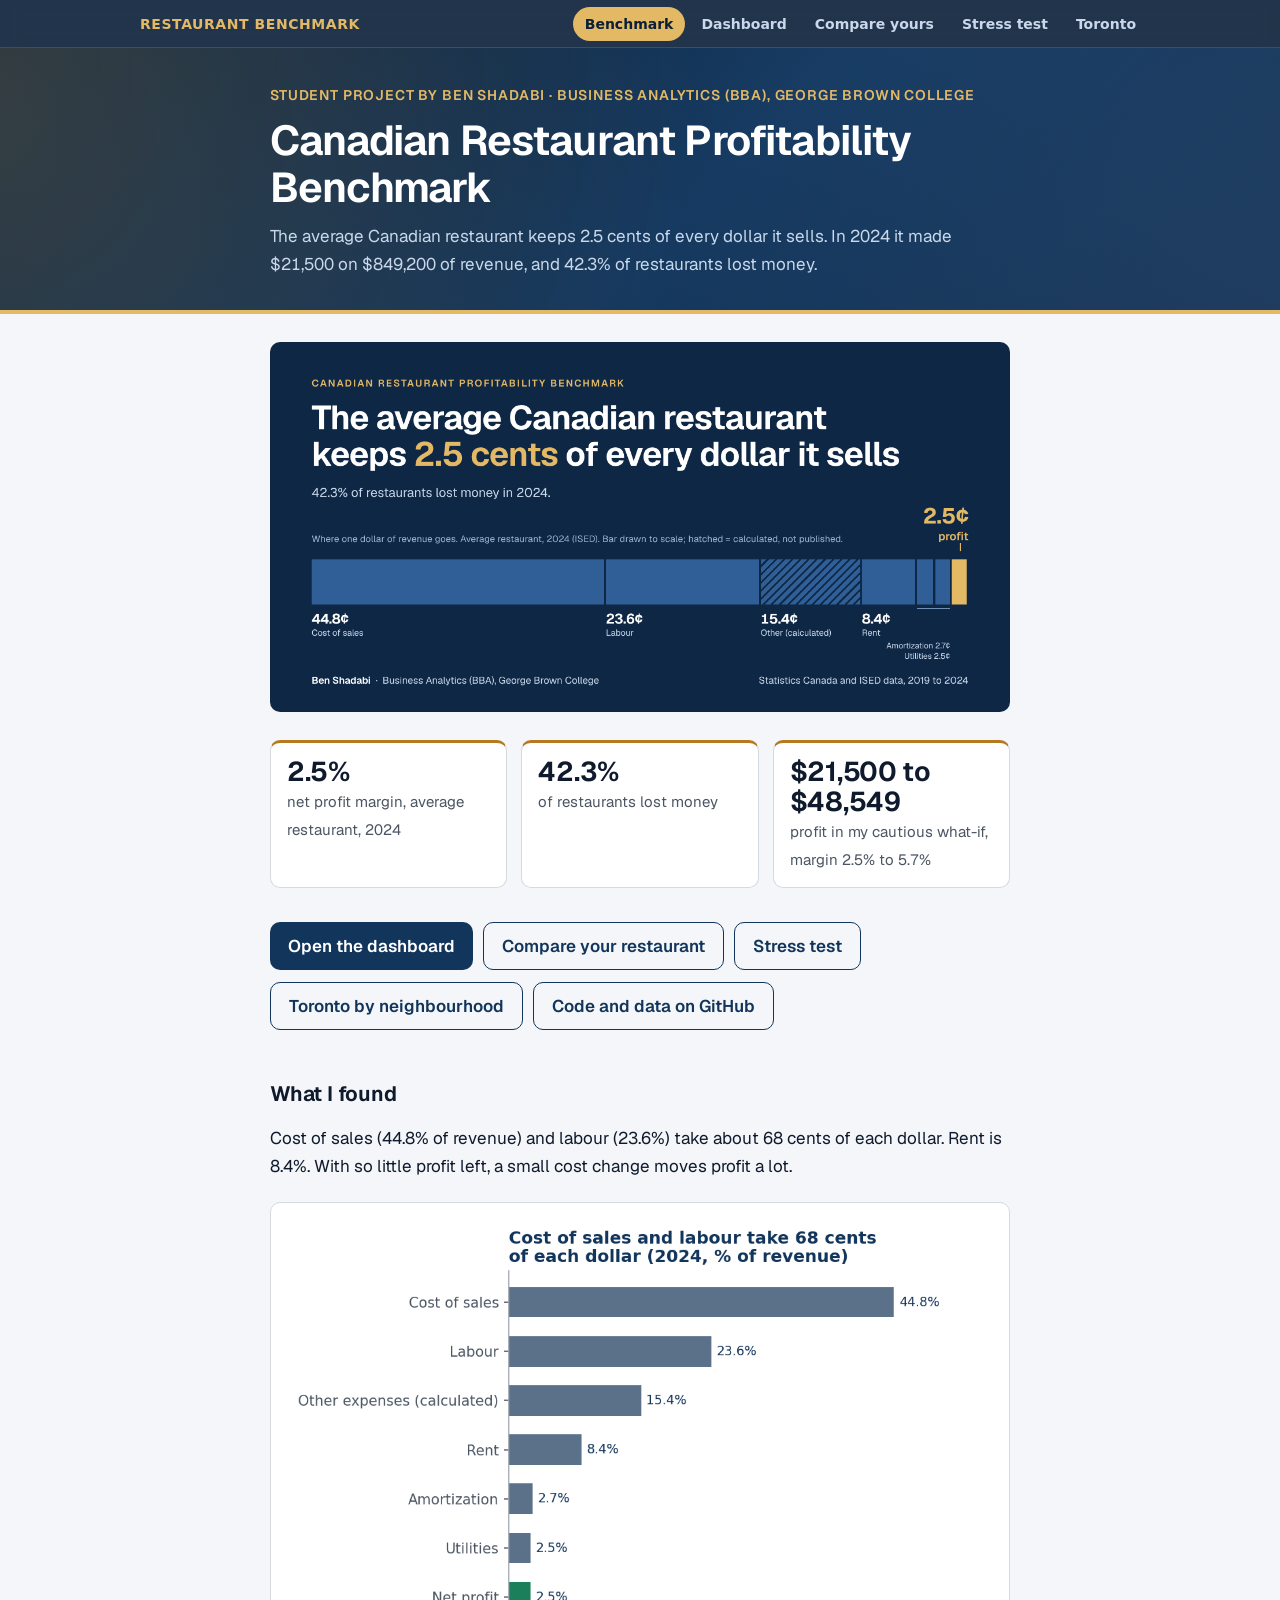
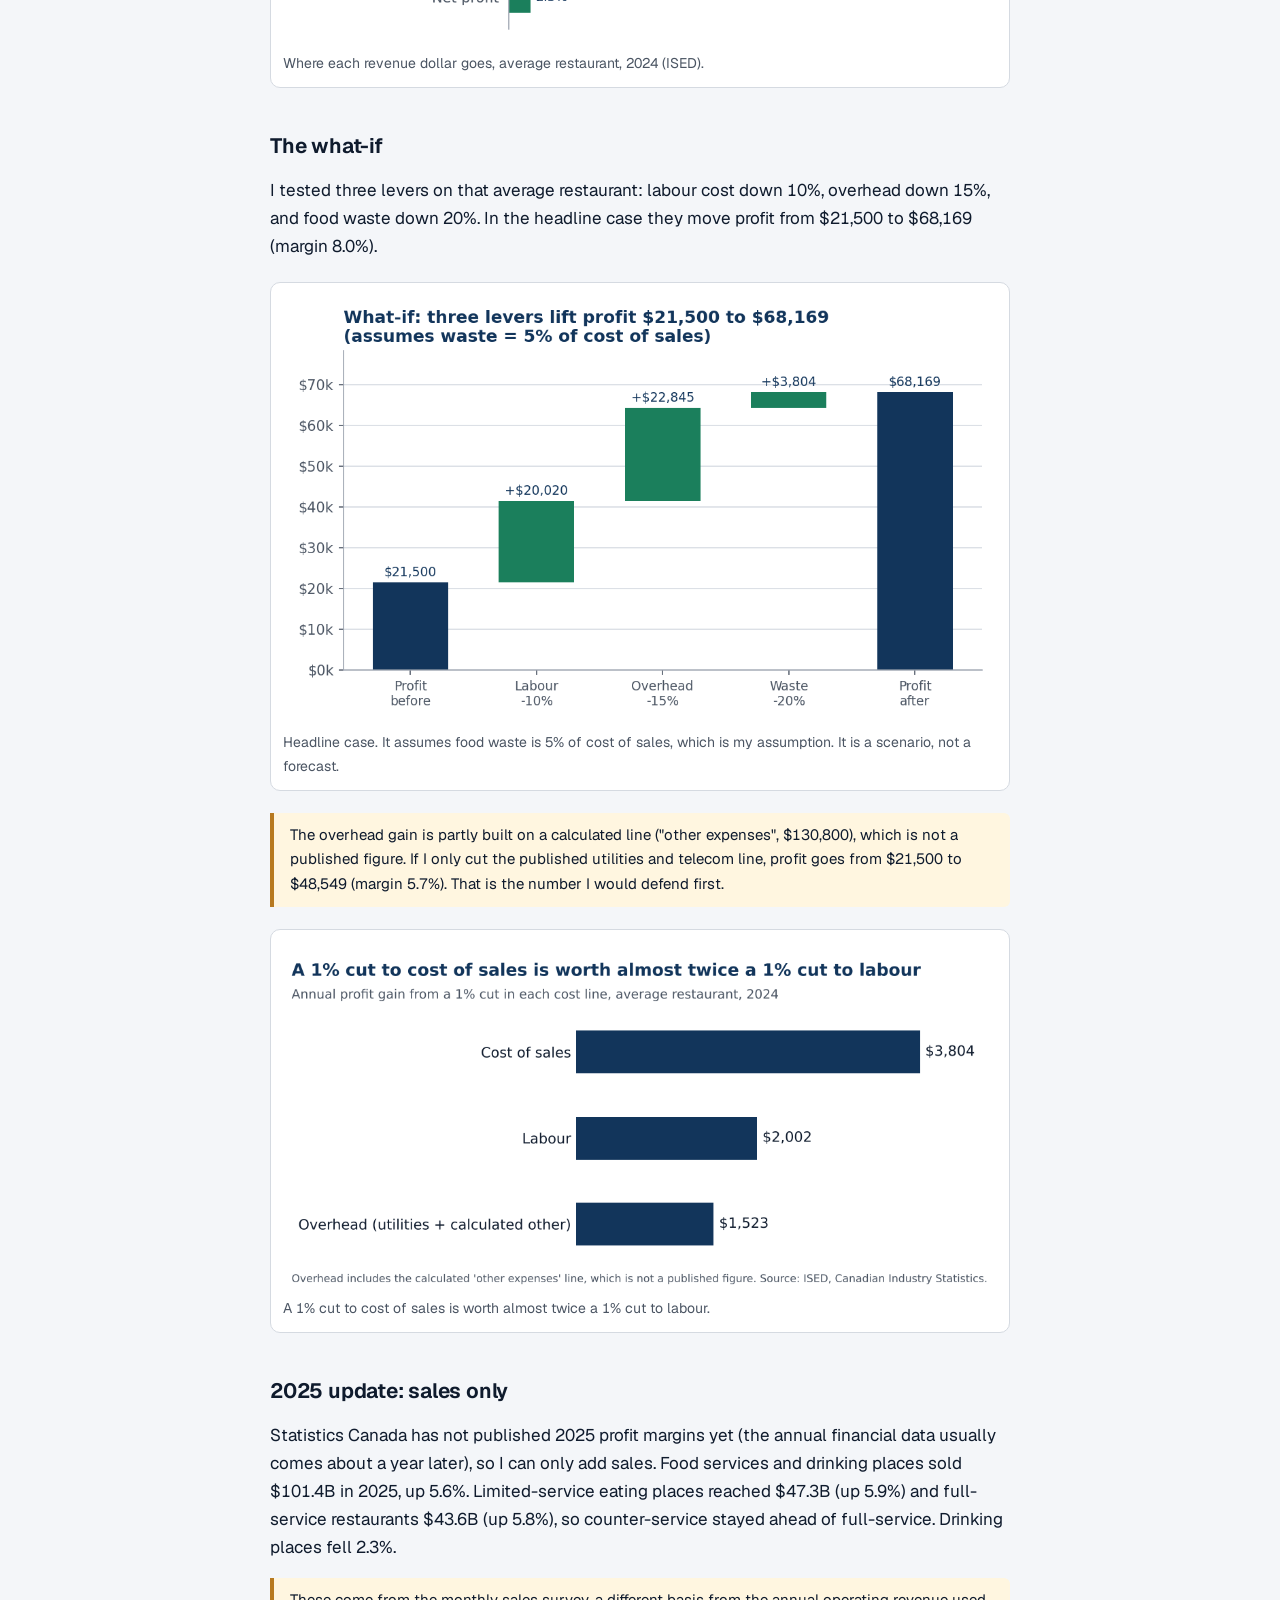
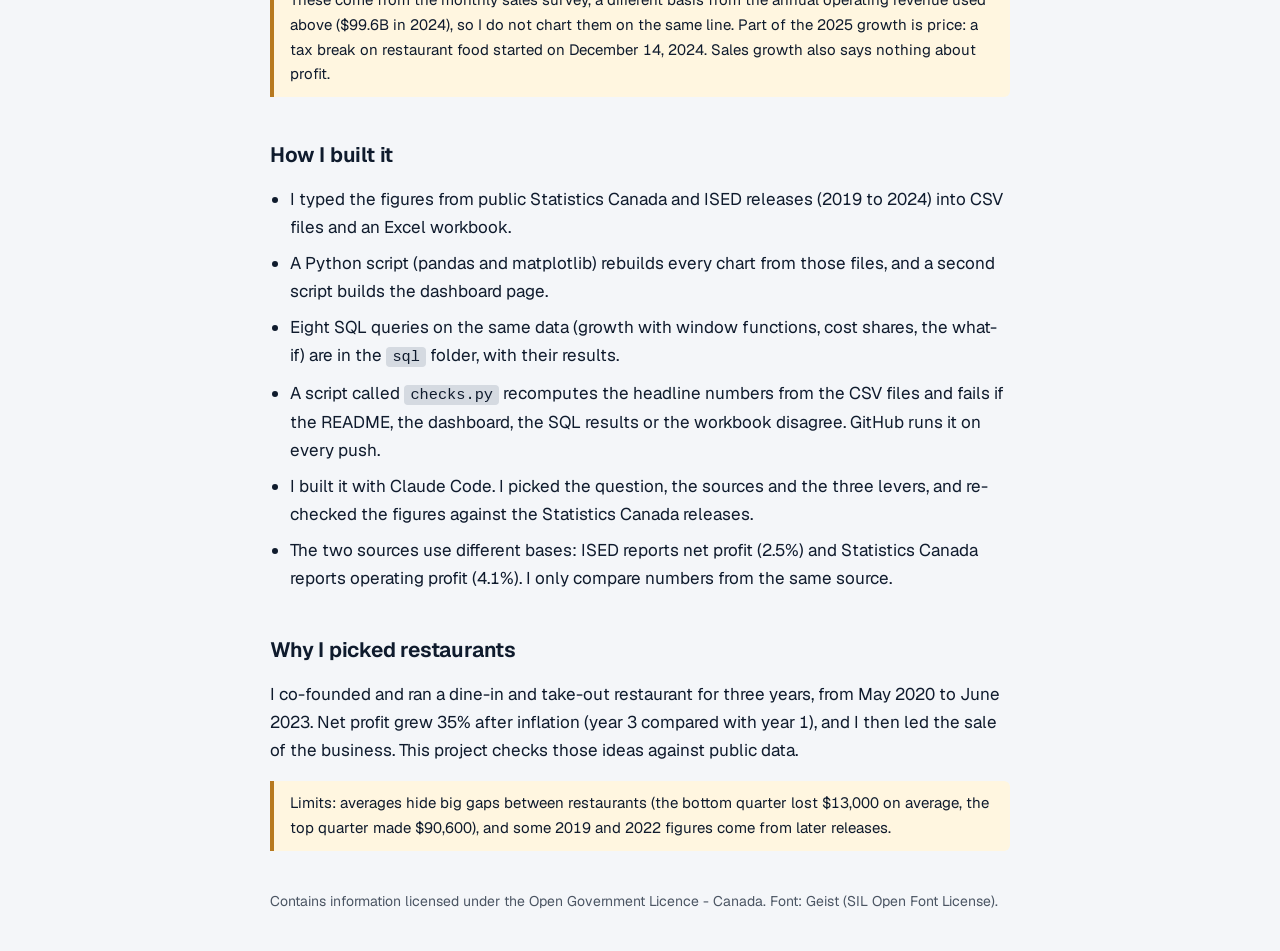
<file: docs/index.html>
<!doctype html>
<html lang="en"><head><meta charset="utf-8"><meta name="viewport" content="width=device-width,initial-scale=1"><meta name="color-scheme" content="light dark">
<title>Canadian Restaurant Profitability Benchmark | Ben Shadabi</title>
<meta name="description" content="The average Canadian restaurant keeps 2.5 cents of every revenue dollar, and 42.3% lose money. A student project using public Statistics Canada and ISED data.">
<meta property="og:title" content="Canadian Restaurant Profitability Benchmark">
<meta property="og:description" content="The average Canadian restaurant keeps 2.5 cents of every revenue dollar, and 42.3% lose money.">
<meta property="og:image" content="https://raw.githubusercontent.com/BenShadabi/canadian-restaurant-profitability-benchmark/main/assets/banner.png">
<meta name="twitter:card" content="summary_large_image">
<style>
@font-face{font-family:Geist;src:url(fonts/geist-latin-wght.woff2) format("woff2");font-weight:100 900;font-display:swap}
:root{color-scheme:light dark;--ink:#0F1B2D;--muted:#4B5563;--grid:#D5DAE1;--bg:#F4F6F9;--card:#fff;--note:#FFF6E0;--gold:#B7791F;--link:#12355B;--btn:#12355B;--btnfg:#fff;--r:10px;
--sans:Geist,system-ui,-apple-system,"Segoe UI",Roboto,Helvetica,Arial,sans-serif}
@media(prefers-color-scheme:dark){:root{--ink:#E8EEF6;--muted:#A7B4C6;--grid:#2A3750;--bg:#0A111F;--card:#111B2E;--note:#2A2412;--gold:#BF8420;--link:#9CC3F0;--btn:#E3B965;--btnfg:#0F1B2D}}
*{box-sizing:border-box}html{-webkit-text-size-adjust:100%}
body{margin:0;background:var(--bg);color:var(--ink);font:17px/1.65 var(--sans);font-variant-numeric:tabular-nums}
.wrap{max-width:780px;margin:0 auto;padding:0 20px}
header{background:#0E2745;color:#fff;border-bottom:4px solid #E3B965}
header{padding:36px 0 32px}.eyebrow{font-size:.875rem;letter-spacing:.06em;text-transform:uppercase;color:#E3B965;font-weight:600;margin:0 0 10px}
figure.hero{padding:0;overflow:hidden;margin:28px 0 0;background:#0E2745;border:0}
h1{font:650 clamp(1.7rem,5vw,2.6rem)/1.12 var(--sans);letter-spacing:-.02em;margin:0 0 12px}
header p{margin:0;color:#C9D8EA}
h2{font:650 1.3rem/1.3 var(--sans);letter-spacing:-.01em;margin:44px 0 10px;text-wrap:balance}
.big{display:grid;grid-template-columns:repeat(3,minmax(0,1fr));gap:14px;margin:28px 0}
.big div{background:var(--card);border:1px solid var(--grid);border-top:3px solid var(--gold);border-radius:var(--r);padding:14px 16px}
.big b{display:block;font:650 1.7rem/1.1 var(--sans);letter-spacing:-.01em}.big span{font-size:.9375rem;color:var(--muted)}
figure{margin:22px 0;background:#fff;border:1px solid var(--grid);border-radius:var(--r);padding:12px}
figure img{width:100%;height:auto;display:block}figcaption{font-size:.875rem;color:#4B5563;margin-top:8px}
ul{padding-left:1.2em}li{margin-bottom:8px}
.btn{display:inline-flex;align-items:center;margin:6px 10px 6px 0;padding:0 18px;min-height:48px;border-radius:var(--r);background:var(--btn);color:var(--btnfg);text-decoration:none;font-weight:600}
.btn.alt{background:transparent;color:var(--link);border:1px solid var(--link)}
a{color:var(--link)}a:focus-visible{outline:3px solid var(--gold);outline-offset:2px}
.note{background:var(--note);border-left:4px solid var(--gold);padding:10px 16px;font-size:.9375rem;border-radius:0 6px 6px 0}
code{font-size:.9em;background:var(--grid);padding:1px 6px;border-radius:4px}
footer{color:var(--muted);font-size:.875rem;padding:24px 0 40px}
@media(max-width:620px){.big{grid-template-columns:1fr}}
</style><link rel="stylesheet" href="motion.css"></head><body>
<header><div class="wrap"><p class="eyebrow">Student project by Ben Shadabi · Business Analytics (BBA), George Brown College</p>
<h1>Canadian Restaurant Profitability Benchmark</h1>
<p>The average Canadian restaurant keeps 2.5 cents of every dollar it sells. In 2024 it made $21,500 on $849,200 of revenue, and 42.3% of restaurants lost money.</p></div></header>
<main class="wrap">
<figure class="hero"><img src="banner.png" width="1280" height="640" alt="One revenue dollar split into cost lines for the average Canadian restaurant: cost of sales 44.8 cents, labour 23.6, other expenses 15.4, rent 8.4, amortization 2.7, utilities 2.5 and profit 2.5."></figure>
<div class="big">
<div><b>2.5%</b><span>net profit margin, average restaurant, 2024</span></div>
<div><b>42.3%</b><span>of restaurants lost money</span></div>
<div><b>$21,500 to $48,549</b><span>profit in my cautious what-if, margin 2.5% to 5.7%</span></div></div>
<p><a class="btn" href="dashboard.html">Open the dashboard</a><a class="btn alt" href="calculator.html">Compare your restaurant</a><a class="btn alt" href="stress.html">Stress test</a><a class="btn alt" href="toronto.html">Toronto by neighbourhood</a><a class="btn alt" href="https://github.com/BenShadabi/canadian-restaurant-profitability-benchmark">Code and data on GitHub</a></p>

<h2>What I found</h2>
<p>Cost of sales (44.8% of revenue) and labour (23.6%) take about 68 cents of each dollar. Rent is 8.4%. With so little profit left, a small cost change moves profit a lot.</p>
<figure><img src="cost_structure.png" width="1050" height="630" alt="Bar chart: cost of sales 44.8% of revenue, labour 23.6%, other expenses 15.4%, rent 8.4%, amortization 2.7%, utilities 2.5%, net profit 2.5%."><figcaption>Where each revenue dollar goes, average restaurant, 2024 (ISED).</figcaption></figure>

<h2>The what-if</h2>
<p>I tested three levers on that average restaurant: labour cost down 10%, overhead down 15%, and food waste down 20%. In the headline case they move profit from $21,500 to $68,169 (margin 8.0%).</p>
<figure><img src="scenario_waterfall.png" width="1050" height="630" alt="Waterfall chart: profit before $21,500, labour plus $20,020, overhead plus $22,845, waste plus $3,804, profit after $68,169."><figcaption>Headline case. It assumes food waste is 5% of cost of sales, which is my assumption. It is a scenario, not a forecast.</figcaption></figure>
<p class="note">The overhead gain is partly built on a calculated line ("other expenses", $130,800), which is not a published figure. If I only cut the published utilities and telecom line, profit goes from $21,500 to $48,549 (margin 5.7%). That is the number I would defend first.</p>
<figure><img src="lever_per_point.png" width="1050" height="510" alt="Bar chart: a 1% cut to cost of sales adds $3,804 of profit, labour $2,002, overhead $1,523."><figcaption>A 1% cut to cost of sales is worth almost twice a 1% cut to labour.</figcaption></figure>

<h2>2025 update: sales only</h2>
<p>Statistics Canada has not published 2025 profit margins yet (the annual financial data usually comes about a year later), so I can only add sales. Food services and drinking places sold $101.4B in 2025, up 5.6%. Limited-service eating places reached $47.3B (up 5.9%) and full-service restaurants $43.6B (up 5.8%), so counter-service stayed ahead of full-service. Drinking places fell 2.3%.</p>
<p class="note">These come from the monthly sales survey, a different basis from the annual operating revenue used above ($99.6B in 2024), so I do not chart them on the same line. Part of the 2025 growth is price: a tax break on restaurant food started on December 14, 2024. Sales growth also says nothing about profit.</p>

<h2>How I built it</h2>
<ul>
<li>I typed the figures from public Statistics Canada and ISED releases (2019 to 2024) into CSV files and an Excel workbook.</li>
<li>A Python script (pandas and matplotlib) rebuilds every chart from those files, and a second script builds the dashboard page.</li>
<li>Eight SQL queries on the same data (growth with window functions, cost shares, the what-if) are in the <code>sql</code> folder, with their results.</li>
<li>A script called <code>checks.py</code> recomputes the headline numbers from the CSV files and fails if the README, the dashboard, the SQL results or the workbook disagree. GitHub runs it on every push.</li>
<li>I built it with Claude Code. I picked the question, the sources and the three levers, and re-checked the figures against the Statistics Canada releases.</li>
<li>The two sources use different bases: ISED reports net profit (2.5%) and Statistics Canada reports operating profit (4.1%). I only compare numbers from the same source.</li>
</ul>

<h2>Why I picked restaurants</h2>
<p>I co-founded and ran a dine-in and take-out restaurant for three years, from May 2020 to June 2023. Net profit grew 35% after inflation (year 3 compared with year 1), and I then led the sale of the business. This project checks those ideas against public data.</p>
<p class="note">Limits: averages hide big gaps between restaurants (the bottom quarter lost $13,000 on average, the top quarter made $90,600), and some 2019 and 2022 figures come from later releases.</p>
</main>
<footer><div class="wrap">Contains information licensed under the Open Government Licence - Canada. Font: Geist (SIL Open Font License).</div></footer>
<script src="motion.js" defer></script>
</body></html>
</file>
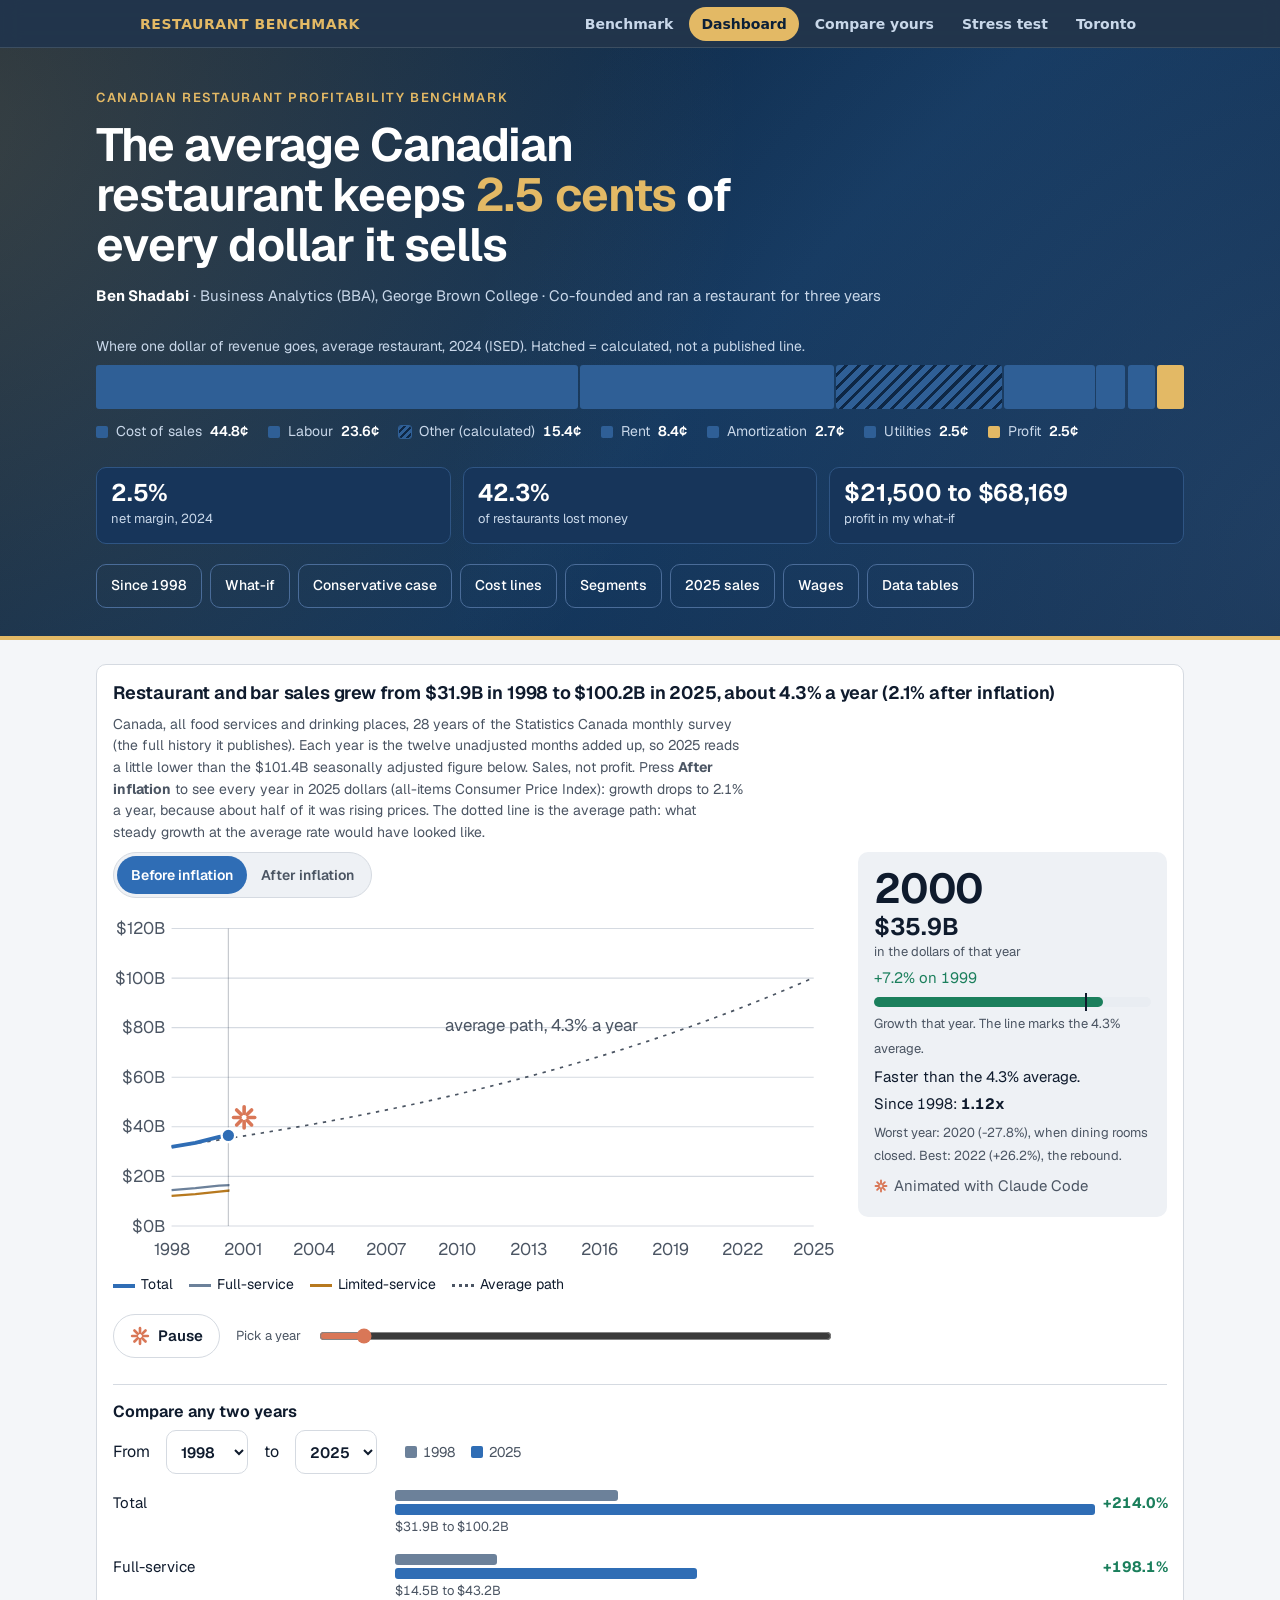
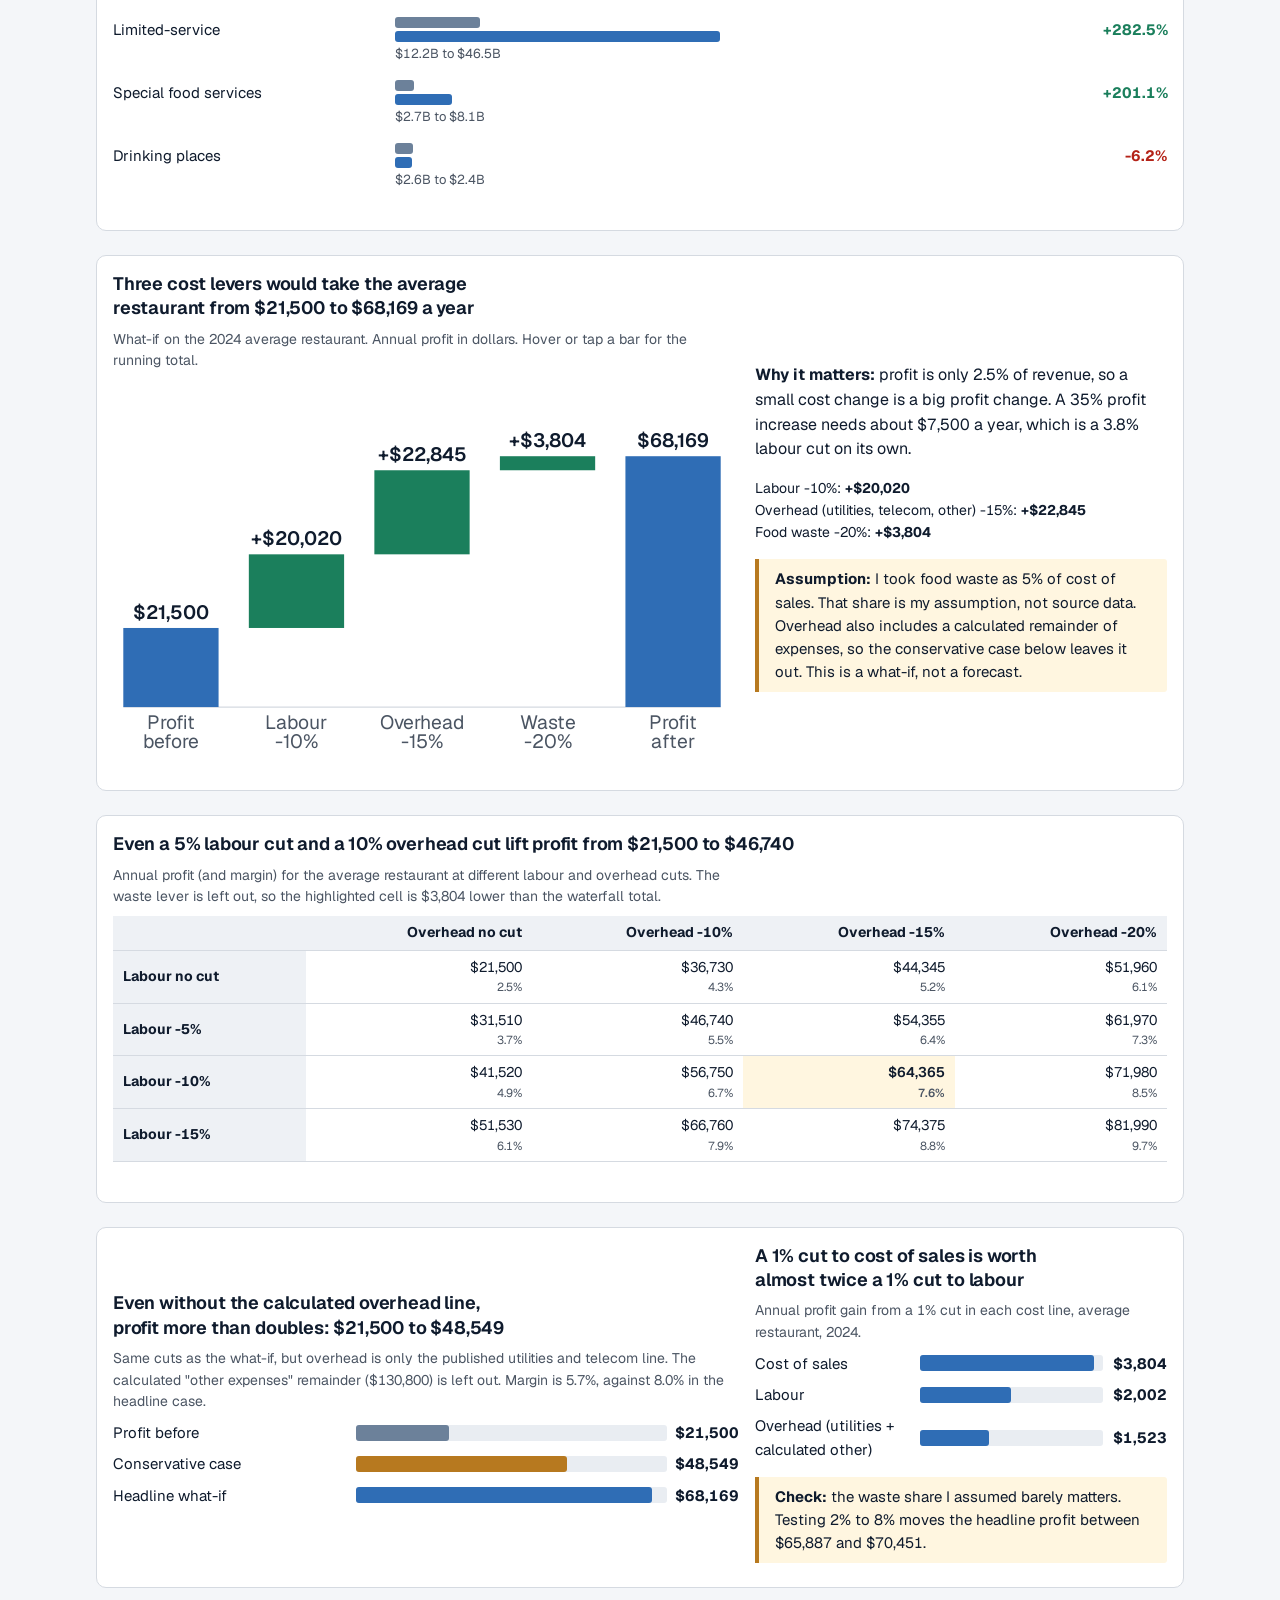
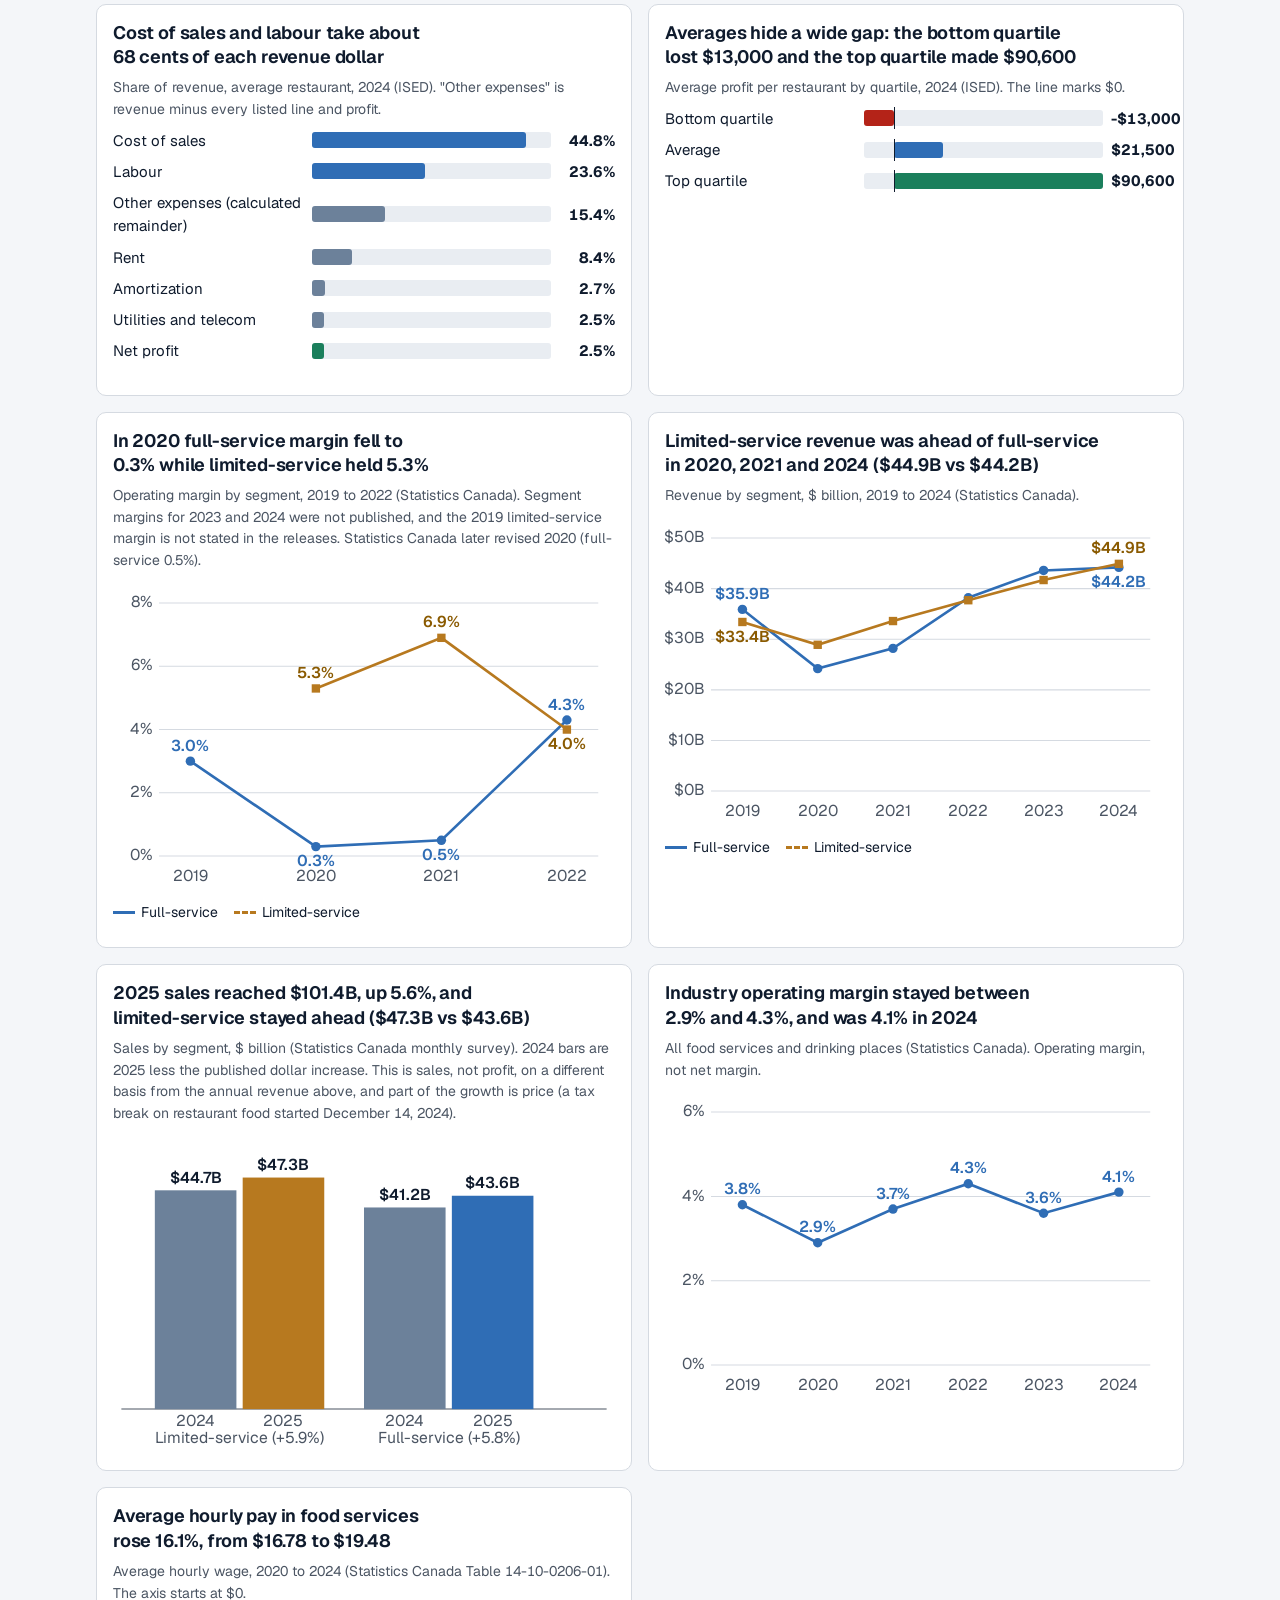
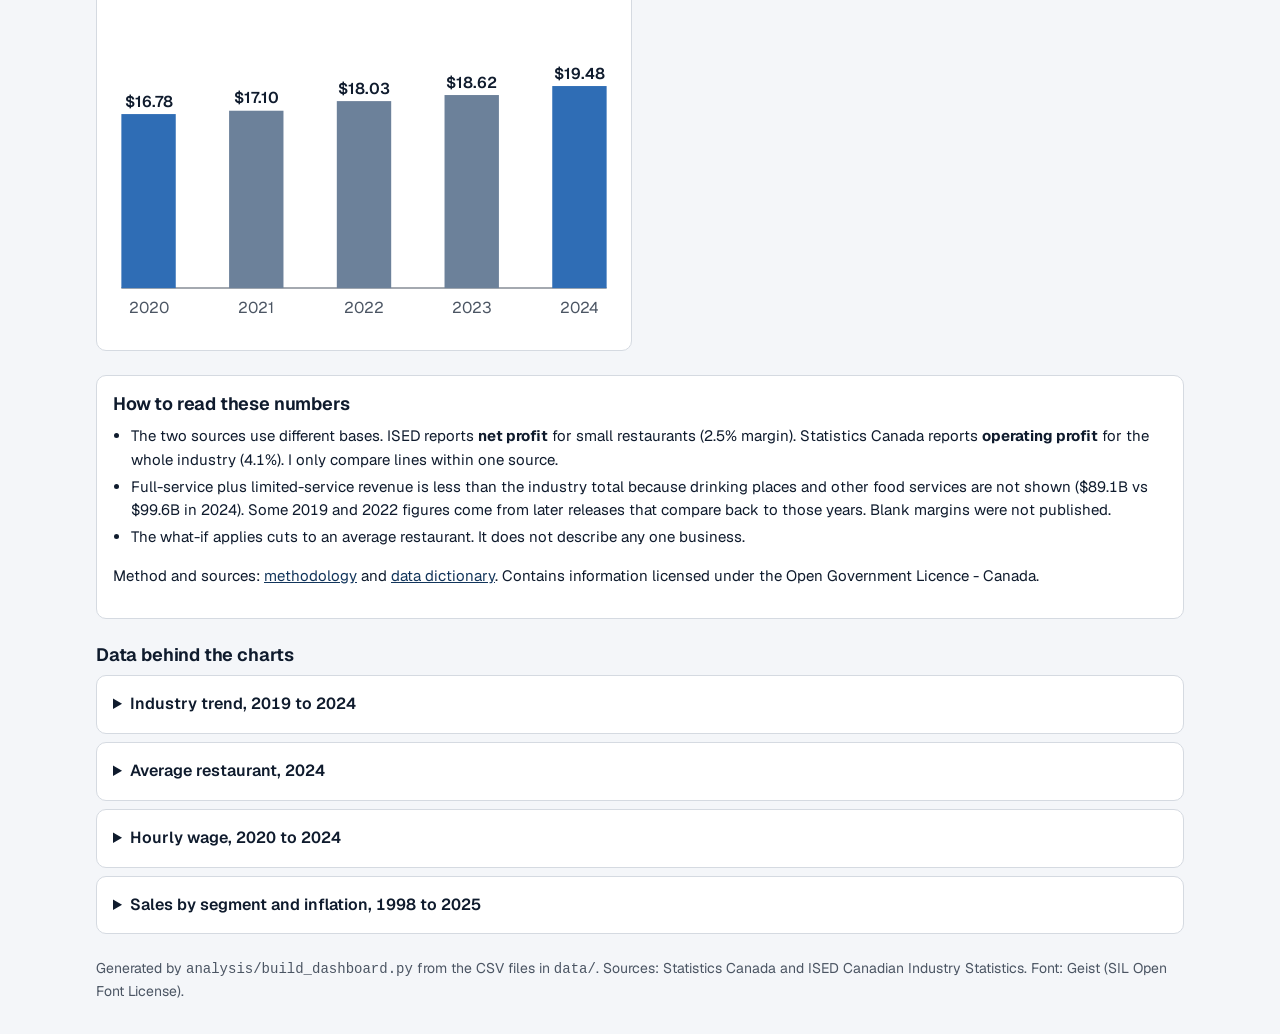
<file: docs/dashboard.html>
<!doctype html>
<html lang="en"><head><meta charset="utf-8"><meta name="viewport" content="width=device-width,initial-scale=1"><meta name="color-scheme" content="light dark">
<title>Canadian Restaurant Profitability Benchmark</title>
<meta name="description" content="The average Canadian restaurant earned a 2.5% net margin in 2024, and 42.3% lost money. Public Statistics Canada and ISED data, 2019 to 2024, with sales back to 1998.">
<style>
@font-face{font-family:Geist;src:url(fonts/geist-latin-wght.woff2) format("woff2");font-weight:100 900;font-display:swap}
:root{color-scheme:light dark;--ink:#0F1B2D;--muted:#4B5563;--grid:#D5DAE1;--bg:#F4F6F9;--card:#fff;--track:#E9EDF2;--chip:#EEF1F5;--note:#FFF6E0;
--s1:#2F6DB5;--soft:#6C819A;--gold:#B7791F;--goldtxt:#8A5A00;--pos:#1B7F5C;--neg:#B42318;--link:#12355B;--hover:rgba(47,109,181,.09);
--tipbg:#0F1B2D;--tipfg:#fff;--r:10px;--rs:3px;--sp1:4px;--sp2:8px;--sp3:16px;--sp4:24px;--sp5:32px;
--sans:Geist,system-ui,-apple-system,"Segoe UI",Roboto,Helvetica,Arial,sans-serif}
@media(prefers-color-scheme:dark){:root{--ink:#E8EEF6;--muted:#A7B4C6;--grid:#2A3750;--bg:#0A111F;--card:#111B2E;--track:#1C2A42;--chip:#16233A;--note:#2A2412;
--s1:#4A8BD4;--soft:#7F95AF;--gold:#BF8420;--goldtxt:#E3B965;--pos:#3FB68B;--neg:#F0857C;--link:#9CC3F0;--hover:rgba(74,139,212,.16);--tipbg:#E8EEF6;--tipfg:#0F1B2D}}
*{box-sizing:border-box}html{-webkit-text-size-adjust:100%;scroll-behavior:smooth}
@media(prefers-reduced-motion:reduce){html{scroll-behavior:auto}}
body{margin:0;background:var(--bg);color:var(--ink);font:16px/1.55 var(--sans);font-variant-numeric:tabular-nums}
.wrap{max-width:1120px;margin:0 auto;padding:0 var(--sp3)}
.skip{position:absolute;left:-999px}.skip:focus{left:var(--sp3);top:var(--sp2);background:#fff;color:#0F1B2D;padding:var(--sp2);z-index:9;border-radius:var(--r)}
header{background:#0E2745;color:#fff;padding:40px 0 28px;border-bottom:4px solid #E3B965}
.kicker{margin:0 0 12px;font-size:.8125rem;letter-spacing:.12em;text-transform:uppercase;color:#E3B965;font-weight:600}
header h1{font:650 clamp(1.75rem,4.8vw,2.9rem)/1.08 var(--sans);letter-spacing:-.02em;margin:0;max-width:22ch}
header h1 em{font-style:normal;color:#E3B965}
.by{margin:14px 0 0;font-size:.9375rem;color:#C9D8EA}.by strong{color:#fff}
.dollar{margin:28px 0 0}.dollar p{margin:0 0 8px;font-size:.875rem;color:#C9D8EA}
.strip{display:flex;height:44px;gap:2px}.strip i{display:block;background:#2F5F96;border-radius:var(--rs)}
.strip i.oth{background:repeating-linear-gradient(135deg,#2F5F96 0 6px,#0E2745 6px 9px)}.strip i.pro{background:#E3B965}
.legend{display:flex;flex-wrap:wrap;gap:6px 20px;margin:12px 0 0;padding:0;list-style:none;font-size:.875rem;color:#C9D8EA}
.legend li{display:flex;align-items:center;gap:8px}.legend b{color:#fff;font-weight:600}
.legend span{width:12px;height:12px;border-radius:2px;background:#2F5F96;flex:none}
.legend .oth{background:repeating-linear-gradient(135deg,#2F5F96 0 3px,#0E2745 3px 5px);outline:1px solid #2F5F96}.legend .pro{background:#E3B965}
.chips{display:grid;grid-template-columns:repeat(3,minmax(0,1fr));gap:12px;margin:24px 0 0;padding:0;list-style:none}
.chips li{padding:12px 14px;border-radius:var(--r);background:#17355A;border:1px solid #2F5584}
.chips b{display:block;font:650 1.5rem/1.1 var(--sans);letter-spacing:-.01em}.chips span{font-size:.8125rem;color:#C9D8EA}
.jump{display:flex;flex-wrap:wrap;gap:8px;margin:20px 0 0}
.jump a{display:inline-flex;align-items:center;min-height:44px;padding:0 14px;border-radius:var(--r);color:#fff;border:1px solid #4A6C99;text-decoration:none;font-size:.875rem;font-weight:500}
.jump a:hover{background:#1B3F6B}
h2{font:650 1.125rem/1.35 var(--sans);letter-spacing:-.01em;margin:0 0 var(--sp2);color:var(--ink);scroll-margin-top:16px;text-wrap:balance}
.card{background:var(--card);border:1px solid var(--grid);border-radius:var(--r);padding:var(--sp3) var(--sp3) var(--sp4);scroll-margin-top:16px}
.hero{margin:var(--sp4) 0 var(--sp3)}
.hero .in{display:grid;grid-template-columns:3fr 2fr;gap:var(--sp4);align-items:center}
.grid{display:grid;grid-template-columns:repeat(2,minmax(0,1fr));gap:var(--sp3);margin-bottom:var(--sp3)}
.sub{color:var(--muted);font-size:.875rem;margin:0 0 var(--sp2);max-width:70ch}
svg{width:100%;height:auto;display:block;overflow:visible}svg .ax{font:15px var(--sans);fill:var(--muted)}svg .lb{font:600 15px var(--sans)}
svg .hit{fill:transparent;cursor:crosshair}svg .hit:hover{fill:var(--hover)}
.key{display:flex;gap:var(--sp3);flex-wrap:wrap;font-size:.875rem;margin:var(--sp2) 0 0;padding:0;list-style:none}
.key span{display:inline-block;width:22px;height:0;border-top:3px solid;vertical-align:middle;margin-right:6px}
.bars{list-style:none;margin:0;padding:0}.bars li{display:grid;grid-template-columns:minmax(120px,38%) 1fr 56px;gap:var(--sp2);align-items:center;margin:0 0 var(--sp2);font-size:.9375rem}
.bars .bar{display:block;background:var(--track);height:16px;border-radius:var(--rs);position:relative}.bars .bar i{position:absolute;top:0;bottom:0;left:0;border-radius:var(--rs)}
.bars .q u{position:absolute;top:-3px;bottom:-3px;width:1px;background:var(--ink)}.bars b{text-align:right}
.sens td{text-align:right}.sens small{display:block;color:var(--muted)}.sens td.hl{background:var(--note);font-weight:600}
.note{background:var(--note);border-left:4px solid var(--gold);padding:var(--sp2) var(--sp3);font-size:.9375rem;margin:var(--sp3) 0 0;border-radius:0 var(--rs) var(--rs) 0}
.notes{margin:var(--sp4) 0;padding:var(--sp3);background:var(--card);border:1px solid var(--grid);border-radius:var(--r);font-size:.9375rem}
.notes ul{margin:var(--sp2) 0 0;padding-left:1.2em}.notes li{margin-bottom:var(--sp1)}
details{background:var(--card);border:1px solid var(--grid);border-radius:var(--r);margin-bottom:var(--sp2);padding:0 var(--sp3)}
summary{cursor:pointer;padding:var(--sp3) 0;font-weight:600;min-height:44px}
summary:focus-visible,a:focus-visible{outline:3px solid var(--gold);outline-offset:2px}
.tw{overflow-x:auto;margin-bottom:var(--sp3)}table{border-collapse:collapse;width:100%;font-size:.875rem}
th,td{padding:6px 10px;border-bottom:1px solid var(--grid);text-align:right;white-space:nowrap}th:first-child,td:first-child{text-align:left}th{background:var(--chip)}
footer{color:var(--muted);font-size:.875rem;padding:var(--sp3) 0 var(--sp5)}footer a,.notes a{color:var(--link)}
.hist .in{grid-template-columns:7fr 3fr;align-items:start}
.read{background:var(--chip);border-radius:var(--r);padding:var(--sp3)}.read .yr{font:650 2.6rem/1 var(--sans);letter-spacing:-.03em;margin:0}
.read .val{font:650 1.5rem/1.2 var(--sans);margin:var(--sp1) 0 0}.read p{margin:var(--sp1) 0;font-size:.9375rem}.pos{color:var(--pos)}.neg{color:var(--neg)}
.meter{position:relative;height:10px;background:var(--track);border-radius:99px;margin:var(--sp2) 0 var(--sp1)}.meter i{position:absolute;left:0;top:0;bottom:0;border-radius:99px;background:var(--pos);transition:width .25s}
.meter i.below{background:var(--gold)}.meter u{position:absolute;top:-4px;bottom:-4px;width:2px;background:var(--ink)}.read small{color:var(--muted);font-size:.8125rem}
.ctl{display:flex;flex-wrap:wrap;gap:var(--sp2) var(--sp3);align-items:center;margin:var(--sp3) 0 0}.ctl input[type=range]{flex:1;min-width:180px;accent-color:#D97757;height:44px}
.play{display:inline-flex;align-items:center;gap:8px;min-height:44px;padding:0 16px;border-radius:999px;border:1px solid var(--grid);background:var(--card);color:var(--ink);font:600 .9375rem var(--sans);cursor:pointer}
.play:hover{border-color:#D97757}.play svg{width:20px;height:20px;overflow:visible}.play:focus-visible,select:focus-visible,input:focus-visible{outline:3px solid var(--gold);outline-offset:2px}
.spark{fill:#D97757}.spark>g{transform-box:fill-box;transform-origin:center;animation:spin 7s linear infinite}.play[aria-pressed=true] .spark>g{animation-duration:1.4s}
@keyframes spin{to{transform:rotate(360deg)}}#hdot .spark>g{animation:spin 7s linear infinite,pulse 1.6s ease-in-out infinite alternate}@keyframes pulse{to{opacity:.6}}
.byc{display:inline-flex;align-items:center;gap:6px;color:var(--muted);font-size:.8125rem}.byc svg{width:14px;height:14px;overflow:visible}
.seg{display:inline-flex;border:1px solid var(--grid);border-radius:999px;padding:3px;margin:0 0 var(--sp2);background:var(--chip)}.seg button{min-height:38px;padding:0 14px;border:0;border-radius:999px;background:transparent;color:var(--muted);font:600 .875rem var(--sans);cursor:pointer}
.seg button[aria-pressed=true]{background:var(--s1);color:#fff}.seg button:focus-visible{outline:3px solid var(--gold);outline-offset:2px}.read #hunit{display:block}
.cmp{margin:var(--sp4) 0 0;border-top:1px solid var(--grid);padding-top:var(--sp3)}.cmp h3{font:650 1rem/1.35 var(--sans);margin:0 0 var(--sp2)}
.cmp select{min-height:44px;padding:0 10px;border-radius:var(--r);border:1px solid var(--grid);background:var(--card);color:var(--ink);font:600 .9375rem var(--sans)}
.cbars{list-style:none;margin:var(--sp3) 0 0;padding:0}.cbars li{display:grid;grid-template-columns:minmax(120px,26%) 1fr 64px;gap:2px var(--sp2);align-items:center;margin:0 0 var(--sp3);font-size:.9375rem}
.cbars small{grid-column:2/-1;color:var(--muted);font-size:.8125rem}.cbars b{text-align:right}.pair{display:grid;gap:3px}.pair i{display:block;height:11px;border-radius:var(--rs);transition:width .7s cubic-bezier(.2,.7,.2,1)}
.ia{background:var(--soft)}.ib{background:var(--s1)}#ckey{font-size:.875rem;color:var(--muted)}#ckey span{display:inline-block;width:12px;height:12px;border-radius:2px;margin:0 6px 0 12px;vertical-align:-1px}
@media(max-width:560px){#hsvg .ax{font-size:20px}}
@media(max-width:480px){.cbars li{grid-template-columns:1fr 64px}.pair{grid-column:1/-1;grid-row:2}.cbars small{grid-column:1/-1}}
@media(prefers-reduced-motion:reduce){.spark>g,#hdot .spark>g{animation:none}.pair i,.meter i{transition:none}}
#tip{position:fixed;z-index:20;pointer-events:none;background:var(--tipbg);color:var(--tipfg);border-radius:var(--rs);padding:8px 10px;font-size:.8125rem;line-height:1.35;max-width:240px;box-shadow:0 4px 14px rgba(15,27,45,.25);display:none}
#tip b{display:block;font-weight:650}
@media(max-width:900px){.hero .in{grid-template-columns:1fr}.grid{grid-template-columns:1fr}}
@media(max-width:560px){.chips{grid-template-columns:1fr}}
@media(max-width:480px){.bars li{grid-template-columns:1fr 56px}.bars .bar{grid-column:1/-1;grid-row:2}.bars .k{grid-column:1}.bars b{grid-column:2;grid-row:1}}
@media print{header{background:#fff;color:#000}header p,.by,.kicker,.chips span,.legend{color:#000}.chips li{background:#fff;border-color:#000}.card{break-inside:avoid}.jump{display:none}}
</style><link rel="stylesheet" href="motion.css"></head><body>
<a class="skip" href="#main">Skip to content</a>
<header><div class="wrap"><p class="kicker">Canadian Restaurant Profitability Benchmark</p>
<h1>The average Canadian restaurant keeps <em>2.5 cents</em> of every dollar it sells</h1>
<p class="by"><strong>Ben Shadabi</strong> · Business Analytics (BBA), George Brown College · Co-founded and ran a restaurant for three years</p>
<div class="dollar"><p>Where one dollar of revenue goes, average restaurant, 2024 (ISED). Hatched = calculated, not a published line.</p>
<div class="strip" role="img" aria-label="One revenue dollar split into cost lines: Cost of sales 44.8 cents; Labour 23.6 cents; Other (calculated) 15.4 cents; Rent 8.4 cents; Amortization 2.7 cents; Utilities 2.5 cents; Profit 2.5 cents."><i class="cos" style="width:44.80%"></i><i class="lab" style="width:23.58%"></i><i class="oth" style="width:15.40%"></i><i class="rent" style="width:8.43%"></i><i class="amo" style="width:2.73%"></i><i class="uti" style="width:2.53%"></i><i class="pro" style="width:2.53%"></i></div>
<ul class="legend"><li><span class="cos"></span>Cost of sales <b>44.8¢</b></li><li><span class="lab"></span>Labour <b>23.6¢</b></li><li><span class="oth"></span>Other (calculated) <b>15.4¢</b></li><li><span class="rent"></span>Rent <b>8.4¢</b></li><li><span class="amo"></span>Amortization <b>2.7¢</b></li><li><span class="uti"></span>Utilities <b>2.5¢</b></li><li><span class="pro"></span>Profit <b>2.5¢</b></li></ul></div>
<ul class="chips"><li><b>2.5%</b><span>net margin, 2024</span></li><li><b>42.3%</b><span>of restaurants lost money</span></li><li><b>$21,500 to $68,169</b><span>profit in my what-if</span></li></ul>
<nav class="jump" aria-label="Sections"><a href="#h-30">Since 1998</a><a href="#h-wf">What-if</a><a href="#h-cases">Conservative case</a><a href="#h-cost">Cost lines</a><a href="#h-sm">Segments</a><a href="#h-s25">2025 sales</a><a href="#h-wg">Wages</a><a href="#data">Data tables</a></nav></div></header>
<main id="main" class="wrap">

<section class="card hero hist" aria-labelledby="h-30"><h2 id="h-30">Restaurant and bar sales grew from $31.9B in 1998 to $100.2B in 2025, about 4.3% a year (2.1% after inflation)</h2>
<p class="sub">Canada, all food services and drinking places, 28 years of the Statistics Canada monthly survey (the full history it publishes). Each year is the twelve unadjusted months added up, so 2025 reads a little lower than the $101.4B seasonally adjusted figure below. Sales, not profit. Press <b>After inflation</b> to see every year in 2025 dollars (all-items Consumer Price Index): growth drops to 2.1% a year, because about half of it was rising prices. The dotted line is the average path: what steady growth at the average rate would have looked like.</p>
<div class="in"><div><div class="seg" id="hmode" role="group" aria-label="Dollars shown"><button type="button" data-m="0" aria-pressed="true">Before inflation</button><button type="button" data-m="1" aria-pressed="false">After inflation</button></div><svg viewBox="0 0 640 320" role="img" aria-labelledby="hst hsd" xmlns="http://www.w3.org/2000/svg" id="hsvg"><title id="hst">Restaurant and bar sales in Canada, 1998 to 2025</title><desc id="hsd">Total sales $31.9B in 1998 to $100.2B in 2025, about 4.3% a year on average. The biggest drop was 2020 (-27.8%).</desc><defs><clipPath id="hclip"><rect id="hcr" x="0" y="0" width="640" height="320"/></clipPath></defs><line x1="52" x2="622" y1="284.0" y2="284.0" stroke="var(--grid)"/><text x="46" y="289.0" text-anchor="end" class="ax">$0B</text><line x1="52" x2="622" y1="240.0" y2="240.0" stroke="var(--grid)"/><text x="46" y="245.0" text-anchor="end" class="ax">$20B</text><line x1="52" x2="622" y1="196.0" y2="196.0" stroke="var(--grid)"/><text x="46" y="201.0" text-anchor="end" class="ax">$40B</text><line x1="52" x2="622" y1="152.0" y2="152.0" stroke="var(--grid)"/><text x="46" y="157.0" text-anchor="end" class="ax">$60B</text><line x1="52" x2="622" y1="108.0" y2="108.0" stroke="var(--grid)"/><text x="46" y="113.0" text-anchor="end" class="ax">$80B</text><line x1="52" x2="622" y1="64.0" y2="64.0" stroke="var(--grid)"/><text x="46" y="69.0" text-anchor="end" class="ax">$100B</text><line x1="52" x2="622" y1="20.0" y2="20.0" stroke="var(--grid)"/><text x="46" y="25.0" text-anchor="end" class="ax">$120B</text><text x="52.0" y="310" text-anchor="middle" class="ax">1998</text><text x="115.3" y="310" text-anchor="middle" class="ax">2001</text><text x="178.7" y="310" text-anchor="middle" class="ax">2004</text><text x="242.0" y="310" text-anchor="middle" class="ax">2007</text><text x="305.3" y="310" text-anchor="middle" class="ax">2010</text><text x="368.7" y="310" text-anchor="middle" class="ax">2013</text><text x="432.0" y="310" text-anchor="middle" class="ax">2016</text><text x="495.3" y="310" text-anchor="middle" class="ax">2019</text><text x="558.7" y="310" text-anchor="middle" class="ax">2022</text><text x="622.0" y="310" text-anchor="middle" class="ax">2025</text><path id="hptr" d="M52.0,213.8 L73.1,210.8 L94.2,207.6 L115.3,204.3 L136.4,200.8 L157.6,197.2 L178.7,193.5 L199.8,189.6 L220.9,185.5 L242.0,181.2 L263.1,176.8 L284.2,172.1 L305.3,167.3 L326.4,162.2 L347.6,156.9 L368.7,151.4 L389.8,145.7 L410.9,139.7 L432.0,133.5 L453.1,127.0 L474.2,120.2 L495.3,113.1 L516.4,105.7 L537.6,97.9 L558.7,89.9 L579.8,81.5 L600.9,72.7 L622.0,63.6" fill="none" stroke="var(--muted)" stroke-width="1.5" stroke-dasharray="3 5"/><text id="hplab" x="465.8" y="110.9" text-anchor="end" class="ax">average path, 4.3% a year</text><g clip-path="url(#hclip)"><path id="hpF" d="M52.0,252.1 L73.1,250.5 L94.2,248.2 L115.3,247.1 L136.4,245.8 L157.6,245.4 L178.7,243.2 L199.8,241.5 L220.9,240.2 L242.0,238.7 L263.1,236.8 L284.2,237.2 L305.3,236.6 L326.4,235.3 L347.6,232.8 L368.7,230.0 L389.8,226.9 L410.9,223.9 L432.0,219.3 L453.1,215.5 L474.2,212.0 L495.3,208.6 L516.4,236.0 L537.6,225.5 L558.7,203.9 L579.8,194.4 L600.9,193.2 L622.0,189.0" fill="none" stroke="var(--soft)" stroke-width="2"/><path id="hpL" d="M52.0,257.3 L73.1,255.8 L94.2,253.5 L115.3,251.4 L136.4,250.5 L157.6,249.7 L178.7,248.3 L199.8,247.4 L220.9,244.1 L242.0,243.0 L263.1,240.5 L284.2,239.1 L305.3,236.7 L326.4,235.0 L347.6,232.4 L368.7,230.3 L389.8,227.6 L410.9,223.6 L432.0,219.5 L453.1,216.3 L474.2,212.9 L495.3,209.8 L516.4,220.1 L537.6,210.1 L558.7,200.0 L579.8,190.7 L600.9,185.8 L622.0,181.8" fill="none" stroke="var(--gold)" stroke-width="2"/><path id="hpT" d="M52.0,213.8 L73.1,210.3 L94.2,205.0 L115.3,201.7 L136.4,199.2 L157.6,197.9 L178.7,193.8 L199.8,190.7 L220.9,186.0 L242.0,183.1 L263.1,178.2 L284.2,177.5 L305.3,174.1 L326.4,170.8 L347.6,165.1 L368.7,159.9 L389.8,153.3 L410.9,145.8 L432.0,136.9 L453.1,129.1 L474.2,121.7 L495.3,114.5 L516.4,161.7 L537.6,139.5 L558.7,101.6 L579.8,79.8 L600.9,72.9 L622.0,63.6" fill="none" stroke="var(--s1)" stroke-width="3.5" stroke-linejoin="round"/></g><line id="hcur" x1="0" x2="0" y1="20" y2="284" stroke="var(--ink)" stroke-opacity=".25"/><g id="hdot"><circle r="6" fill="var(--s1)" stroke="var(--card)" stroke-width="2"/><g class="spark" transform="translate(14,-16)"><g><rect x="-1.6" y="-11" width="3.2" height="9" rx="1.6" transform="rotate(0)"/><rect x="-1.6" y="-11" width="3.2" height="9" rx="1.6" transform="rotate(45)"/><rect x="-1.6" y="-11" width="3.2" height="9" rx="1.6" transform="rotate(90)"/><rect x="-1.6" y="-11" width="3.2" height="9" rx="1.6" transform="rotate(135)"/><rect x="-1.6" y="-11" width="3.2" height="9" rx="1.6" transform="rotate(180)"/><rect x="-1.6" y="-11" width="3.2" height="9" rx="1.6" transform="rotate(225)"/><rect x="-1.6" y="-11" width="3.2" height="9" rx="1.6" transform="rotate(270)"/><rect x="-1.6" y="-11" width="3.2" height="9" rx="1.6" transform="rotate(315)"/></g></g></g><rect class="hit" data-i="0" x="41.4" y="20" width="21.1" height="264" data-tip="1998|Total $31.9B|Full-service $14.5B|Limited-service $12.2B"/><rect class="hit" data-i="1" x="62.6" y="20" width="21.1" height="264" data-tip="1999|Total $33.5B|Full-service $15.2B|Limited-service $12.8B"/><rect class="hit" data-i="2" x="83.7" y="20" width="21.1" height="264" data-tip="2000|Total $35.9B|Full-service $16.3B|Limited-service $13.8B"/><rect class="hit" data-i="3" x="104.8" y="20" width="21.1" height="264" data-tip="2001|Total $37.4B|Full-service $16.8B|Limited-service $14.8B"/><rect class="hit" data-i="4" x="125.9" y="20" width="21.1" height="264" data-tip="2002|Total $38.6B|Full-service $17.4B|Limited-service $15.2B"/><rect class="hit" data-i="5" x="147.0" y="20" width="21.1" height="264" data-tip="2003|Total $39.1B|Full-service $17.6B|Limited-service $15.6B"/><rect class="hit" data-i="6" x="168.1" y="20" width="21.1" height="264" data-tip="2004|Total $41.0B|Full-service $18.6B|Limited-service $16.2B"/><rect class="hit" data-i="7" x="189.2" y="20" width="21.1" height="264" data-tip="2005|Total $42.4B|Full-service $19.3B|Limited-service $16.6B"/><rect class="hit" data-i="8" x="210.3" y="20" width="21.1" height="264" data-tip="2006|Total $44.6B|Full-service $19.9B|Limited-service $18.1B"/><rect class="hit" data-i="9" x="231.4" y="20" width="21.1" height="264" data-tip="2007|Total $45.9B|Full-service $20.6B|Limited-service $18.6B"/><rect class="hit" data-i="10" x="252.6" y="20" width="21.1" height="264" data-tip="2008|Total $48.1B|Full-service $21.5B|Limited-service $19.8B"/><rect class="hit" data-i="11" x="273.7" y="20" width="21.1" height="264" data-tip="2009|Total $48.4B|Full-service $21.3B|Limited-service $20.4B"/><rect class="hit" data-i="12" x="294.8" y="20" width="21.1" height="264" data-tip="2010|Total $50.0B|Full-service $21.5B|Limited-service $21.5B"/><rect class="hit" data-i="13" x="315.9" y="20" width="21.1" height="264" data-tip="2011|Total $51.5B|Full-service $22.1B|Limited-service $22.3B"/><rect class="hit" data-i="14" x="337.0" y="20" width="21.1" height="264" data-tip="2012|Total $54.0B|Full-service $23.3B|Limited-service $23.5B"/><rect class="hit" data-i="15" x="358.1" y="20" width="21.1" height="264" data-tip="2013|Total $56.4B|Full-service $24.6B|Limited-service $24.4B"/><rect class="hit" data-i="16" x="379.2" y="20" width="21.1" height="264" data-tip="2014|Total $59.4B|Full-service $26.0B|Limited-service $25.6B"/><rect class="hit" data-i="17" x="400.3" y="20" width="21.1" height="264" data-tip="2015|Total $62.8B|Full-service $27.3B|Limited-service $27.5B"/><rect class="hit" data-i="18" x="421.4" y="20" width="21.1" height="264" data-tip="2016|Total $66.9B|Full-service $29.4B|Limited-service $29.3B"/><rect class="hit" data-i="19" x="442.6" y="20" width="21.1" height="264" data-tip="2017|Total $70.4B|Full-service $31.1B|Limited-service $30.8B"/><rect class="hit" data-i="20" x="463.7" y="20" width="21.1" height="264" data-tip="2018|Total $73.8B|Full-service $32.7B|Limited-service $32.3B"/><rect class="hit" data-i="21" x="484.8" y="20" width="21.1" height="264" data-tip="2019|Total $77.0B|Full-service $34.3B|Limited-service $33.7B"/><rect class="hit" data-i="22" x="505.9" y="20" width="21.1" height="264" data-tip="2020|Total $55.6B|Full-service $21.8B|Limited-service $29.0B"/><rect class="hit" data-i="23" x="527.0" y="20" width="21.1" height="264" data-tip="2021|Total $65.7B|Full-service $26.6B|Limited-service $33.6B"/><rect class="hit" data-i="24" x="548.1" y="20" width="21.1" height="264" data-tip="2022|Total $82.9B|Full-service $36.4B|Limited-service $38.2B"/><rect class="hit" data-i="25" x="569.2" y="20" width="21.1" height="264" data-tip="2023|Total $92.8B|Full-service $40.7B|Limited-service $42.4B"/><rect class="hit" data-i="26" x="590.3" y="20" width="21.1" height="264" data-tip="2024|Total $96.0B|Full-service $41.2B|Limited-service $44.6B"/><rect class="hit" data-i="27" x="611.4" y="20" width="21.1" height="264" data-tip="2025|Total $100.2B|Full-service $43.2B|Limited-service $46.5B"/></svg>
<ul class="key"><li><span style="border-color:var(--s1);border-top-width:4px"></span>Total</li><li><span style="border-color:var(--soft)"></span>Full-service</li><li><span style="border-color:var(--gold)"></span>Limited-service</li><li><span style="border-color:var(--muted);border-top-style:dotted"></span>Average path</li></ul>
<div class="ctl"><button class="play" id="hplay" type="button" aria-pressed="false" aria-controls="hsvg"><svg viewBox="-12 -12 24 24" aria-hidden="true"><g class="spark"><g><rect x="-1.6" y="-11" width="3.2" height="9" rx="1.6" transform="rotate(0)"/><rect x="-1.6" y="-11" width="3.2" height="9" rx="1.6" transform="rotate(45)"/><rect x="-1.6" y="-11" width="3.2" height="9" rx="1.6" transform="rotate(90)"/><rect x="-1.6" y="-11" width="3.2" height="9" rx="1.6" transform="rotate(135)"/><rect x="-1.6" y="-11" width="3.2" height="9" rx="1.6" transform="rotate(180)"/><rect x="-1.6" y="-11" width="3.2" height="9" rx="1.6" transform="rotate(225)"/><rect x="-1.6" y="-11" width="3.2" height="9" rx="1.6" transform="rotate(270)"/><rect x="-1.6" y="-11" width="3.2" height="9" rx="1.6" transform="rotate(315)"/></g></g></svg><span>Play 1998 to 2025</span></button>
<label class="byc" for="hrange">Pick a year</label><input type="range" id="hrange" min="0" max="27" step="1" value="27" aria-describedby="hvs"></div></div>
<div class="read" aria-live="polite"><p class="yr" id="hy">2025</p><p class="val" id="hv">$100.2B</p><small id="hunit">in the dollars of that year</small><p id="hg"></p>
<div class="meter" aria-hidden="true"><i id="hm"></i><u id="hmu" style="left:76.3%"></u></div><small id="hcap">Growth that year. The line marks the 4.3% average.</small>
<p id="hvs"></p><p>Since 1998: <b id="hx"></b></p><p><small id="hwb">Worst year: 2020 (-27.8%), when dining rooms closed. Best: 2022 (+26.2%), the rebound.</small></p>
<p class="byc"><svg viewBox="-12 -12 24 24" aria-hidden="true"><g class="spark"><g><rect x="-1.6" y="-11" width="3.2" height="9" rx="1.6" transform="rotate(0)"/><rect x="-1.6" y="-11" width="3.2" height="9" rx="1.6" transform="rotate(45)"/><rect x="-1.6" y="-11" width="3.2" height="9" rx="1.6" transform="rotate(90)"/><rect x="-1.6" y="-11" width="3.2" height="9" rx="1.6" transform="rotate(135)"/><rect x="-1.6" y="-11" width="3.2" height="9" rx="1.6" transform="rotate(180)"/><rect x="-1.6" y="-11" width="3.2" height="9" rx="1.6" transform="rotate(225)"/><rect x="-1.6" y="-11" width="3.2" height="9" rx="1.6" transform="rotate(270)"/><rect x="-1.6" y="-11" width="3.2" height="9" rx="1.6" transform="rotate(315)"/></g></g></svg>Animated with Claude Code</p></div></div>
<div class="cmp"><h3>Compare any two years</h3><div class="ctl" style="margin:0"><label for="ca">From</label><select id="ca"></select><label for="cb">to</label><select id="cb"></select><span id="ckey"></span></div>
<ul class="cbars" id="cbars"></ul></div></section>

<section class="card hero" aria-labelledby="h-wf"><div class="in"><div>
<h2 id="h-wf">Three cost levers would take the average restaurant from $21,500 to $68,169 a year</h2>
<p class="sub">What-if on the 2024 average restaurant. Annual profit in dollars. Hover or tap a bar for the running total.</p><svg viewBox="0 0 480 300" role="img" aria-labelledby="wft wfd" xmlns="http://www.w3.org/2000/svg"><title id="wft">Waterfall of the what-if profit change</title><desc id="wfd">Average restaurant profit rises from $21,500 to $68,169: labour +$20,020, overhead +$22,845, waste +$3,804.</desc><line x1="8" x2="472" y1="254" y2="254" stroke="var(--grid)"/><rect x="8.0" y="192.6" width="74" height="61.4" fill="var(--s1)"/><text x="45.0" y="185.6" text-anchor="middle" class="lb" fill="var(--ink)">$21,500</text><text x="45.0" y="271" text-anchor="middle" class="ax">Profit</text><text x="45.0" y="286" text-anchor="middle" class="ax">before</text><rect x="105.5" y="135.4" width="74" height="57.2" fill="var(--pos)"/><text x="142.5" y="128.4" text-anchor="middle" class="lb" fill="var(--ink)">+$20,020</text><text x="142.5" y="271" text-anchor="middle" class="ax">Labour</text><text x="142.5" y="286" text-anchor="middle" class="ax">-10%</text><rect x="203.0" y="70.1" width="74" height="65.3" fill="var(--pos)"/><text x="240.0" y="63.1" text-anchor="middle" class="lb" fill="var(--ink)">+$22,845</text><text x="240.0" y="271" text-anchor="middle" class="ax">Overhead</text><text x="240.0" y="286" text-anchor="middle" class="ax">-15%</text><rect x="300.5" y="59.2" width="74" height="10.9" fill="var(--pos)"/><text x="337.5" y="52.2" text-anchor="middle" class="lb" fill="var(--ink)">+$3,804</text><text x="337.5" y="271" text-anchor="middle" class="ax">Waste</text><text x="337.5" y="286" text-anchor="middle" class="ax">-20%</text><rect x="398.0" y="59.2" width="74" height="194.8" fill="var(--s1)"/><text x="435.0" y="52.2" text-anchor="middle" class="lb" fill="var(--ink)">$68,169</text><text x="435.0" y="271" text-anchor="middle" class="ax">Profit</text><text x="435.0" y="286" text-anchor="middle" class="ax">after</text><rect class="hit" x="4.0" y="10" width="82" height="244" data-tip="Profit before|$21,500"/><rect class="hit" x="101.5" y="10" width="82" height="244" data-tip="Labour -10%|+$20,020|Running profit $41,520"/><rect class="hit" x="199.0" y="10" width="82" height="244" data-tip="Overhead -15%|+$22,845|Running profit $64,365"/><rect class="hit" x="296.5" y="10" width="82" height="244" data-tip="Waste -20%|+$3,804|Running profit $68,169"/><rect class="hit" x="394.0" y="10" width="82" height="244" data-tip="Profit after|$68,169"/></svg></div>
<div><p><b>Why it matters:</b> profit is only 2.5% of revenue, so a small cost change is a big profit change. A 35% profit increase needs about $7,500 a year, which is a 3.8% labour cut on its own.</p>
<ul class="key" style="display:block"><li>Labour -10%: <b>+$20,020</b></li><li>Overhead (utilities, telecom, other) -15%: <b>+$22,845</b></li><li>Food waste -20%: <b>+$3,804</b></li></ul>
<p class="note"><b>Assumption:</b> I took food waste as 5% of cost of sales. That share is my assumption, not source data. Overhead also includes a calculated remainder of expenses, so the conservative case below leaves it out. This is a what-if, not a forecast.</p></div></div></section>

<section class="card hero" aria-labelledby="h-sens"><h2 id="h-sens">Even a 5% labour cut and a 10% overhead cut lift profit from $21,500 to $46,740</h2><p class="sub">Annual profit (and margin) for the average restaurant at different labour and overhead cuts. The waste lever is left out, so the highlighted cell is $3,804 lower than the waterfall total.</p><div class="tw"><table class="sens"><thead><tr><th scope="col"></th><th scope='col'>Overhead no cut</th><th scope='col'>Overhead -10%</th><th scope='col'>Overhead -15%</th><th scope='col'>Overhead -20%</th></tr></thead><tbody><tr><th scope='row'>Labour no cut</th><td>$21,500<small>2.5%</small></td><td>$36,730<small>4.3%</small></td><td>$44,345<small>5.2%</small></td><td>$51,960<small>6.1%</small></td></tr><tr><th scope='row'>Labour -5%</th><td>$31,510<small>3.7%</small></td><td>$46,740<small>5.5%</small></td><td>$54,355<small>6.4%</small></td><td>$61,970<small>7.3%</small></td></tr><tr><th scope='row'>Labour -10%</th><td>$41,520<small>4.9%</small></td><td>$56,750<small>6.7%</small></td><td class=hl>$64,365<small>7.6%</small></td><td>$71,980<small>8.5%</small></td></tr><tr><th scope='row'>Labour -15%</th><td>$51,530<small>6.1%</small></td><td>$66,760<small>7.9%</small></td><td>$74,375<small>8.8%</small></td><td>$81,990<small>9.7%</small></td></tr></tbody></table></div></section>
<section class="card hero" aria-labelledby="h-cases"><div class="in"><div><h2 id="h-cases">Even without the calculated overhead line, profit more than doubles: $21,500 to $48,549</h2><p class="sub">Same cuts as the what-if, but overhead is only the published utilities and telecom line. The calculated "other expenses" remainder ($130,800) is left out. Margin is 5.7%, against 8.0% in the headline case.</p><ul class="bars"><li><span class="k">Profit before</span><span class="bar"><i style="width:30.0%;background:var(--soft)"></i></span><b>$21,500</b></li><li><span class="k">Conservative case</span><span class="bar"><i style="width:67.8%;background:var(--gold)"></i></span><b>$48,549</b></li><li><span class="k">Headline what-if</span><span class="bar"><i style="width:95.2%;background:var(--s1)"></i></span><b>$68,169</b></li></ul></div><div><h2>A 1% cut to cost of sales is worth almost twice a 1% cut to labour</h2><p class="sub">Annual profit gain from a 1% cut in each cost line, average restaurant, 2024.</p><ul class="bars"><li><span class="k">Cost of sales</span><span class="bar"><i style="width:95.2%;background:var(--s1)"></i></span><b>$3,804</b></li><li><span class="k">Labour</span><span class="bar"><i style="width:50.1%;background:var(--s1)"></i></span><b>$2,002</b></li><li><span class="k">Overhead (utilities + calculated other)</span><span class="bar"><i style="width:38.1%;background:var(--s1)"></i></span><b>$1,523</b></li></ul><p class="note"><b>Check:</b> the waste share I assumed barely matters. Testing 2% to 8% moves the headline profit between $65,887 and $70,451.</p></div></div></section>
<div class="grid">
<section class="card" aria-labelledby="h-cost"><h2 id="h-cost">Cost of sales and labour take about 68 cents of each revenue dollar</h2>
<p class="sub">Share of revenue, average restaurant, 2024 (ISED). "Other expenses" is revenue minus every listed line and profit.</p><ul class="bars"><li><span class="k">Cost of sales</span><span class="bar"><i style="width:89.6%;background:var(--s1)"></i></span><b>44.8%</b></li><li><span class="k">Labour</span><span class="bar"><i style="width:47.2%;background:var(--s1)"></i></span><b>23.6%</b></li><li><span class="k">Other expenses (calculated remainder)</span><span class="bar"><i style="width:30.8%;background:var(--soft)"></i></span><b>15.4%</b></li><li><span class="k">Rent</span><span class="bar"><i style="width:16.9%;background:var(--soft)"></i></span><b>8.4%</b></li><li><span class="k">Amortization</span><span class="bar"><i style="width:5.5%;background:var(--soft)"></i></span><b>2.7%</b></li><li><span class="k">Utilities and telecom</span><span class="bar"><i style="width:5.1%;background:var(--soft)"></i></span><b>2.5%</b></li><li><span class="k">Net profit</span><span class="bar"><i style="width:5.1%;background:var(--pos)"></i></span><b>2.5%</b></li></ul></section>
<section class="card" aria-labelledby="h-q"><h2 id="h-q">Averages hide a wide gap: the bottom quartile lost $13,000 and the top quartile made $90,600</h2>
<p class="sub">Average profit per restaurant by quartile, 2024 (ISED). The line marks $0.</p><ul class="bars"><li><span class="k">Bottom quartile</span><span class="bar q"><i style="left:0.0%;width:12.5%;background:var(--neg)"></i><u style="left:12.5%"></u></span><b>-$13,000</b></li><li><span class="k">Average</span><span class="bar q"><i style="left:12.5%;width:20.8%;background:var(--s1)"></i><u style="left:12.5%"></u></span><b>$21,500</b></li><li><span class="k">Top quartile</span><span class="bar q"><i style="left:12.5%;width:87.5%;background:var(--pos)"></i><u style="left:12.5%"></u></span><b>$90,600</b></li></ul></section>
<section class="card" aria-labelledby="h-sm"><h2 id="h-sm">In 2020 full-service margin fell to 0.3% while limited-service held 5.3%</h2>
<p class="sub">Operating margin by segment, 2019 to 2022 (Statistics Canada). Segment margins for 2023 and 2024 were not published, and the 2019 limited-service margin is not stated in the releases. Statistics Canada later revised 2020 (full-service 0.5%).</p><svg viewBox="0 0 480 300" role="img" aria-labelledby="smt smd" xmlns="http://www.w3.org/2000/svg"><title id="smt">Operating margin by segment, 2019 to 2022</title><desc id="smd">Full-service: 2019 3.0%, 2020 0.3%, 2021 0.5%, 2022 4.3%. Limited-service: 2019 nan%, 2020 5.3%, 2021 6.9%, 2022 4.0%.</desc><line x1="44" x2="464" y1="264.0" y2="264.0" stroke="var(--grid)" stroke-width="1"/><text x="38" y="268.0" text-anchor="end" class="ax">0%</text><line x1="44" x2="464" y1="203.5" y2="203.5" stroke="var(--grid)" stroke-width="1"/><text x="38" y="207.5" text-anchor="end" class="ax">2%</text><line x1="44" x2="464" y1="143.0" y2="143.0" stroke="var(--grid)" stroke-width="1"/><text x="38" y="147.0" text-anchor="end" class="ax">4%</text><line x1="44" x2="464" y1="82.5" y2="82.5" stroke="var(--grid)" stroke-width="1"/><text x="38" y="86.5" text-anchor="end" class="ax">6%</text><line x1="44" x2="464" y1="22.0" y2="22.0" stroke="var(--grid)" stroke-width="1"/><text x="38" y="26.0" text-anchor="end" class="ax">8%</text><text x="74.0" y="288" text-anchor="middle" class="ax">2019</text><text x="194.0" y="288" text-anchor="middle" class="ax">2020</text><text x="314.0" y="288" text-anchor="middle" class="ax">2021</text><text x="434.0" y="288" text-anchor="middle" class="ax">2022</text><polyline fill="none" stroke="var(--s1)" stroke-width="2.5"  points="74.0,173.2 194.0,254.9 314.0,248.9 434.0,133.9"/><circle cx="74.0" cy="173.2" r="4.5" fill="var(--s1)"/><text x="74.0" y="163.2" text-anchor="middle" class="lb" fill="var(--s1)">3.0%</text><circle cx="194.0" cy="254.9" r="4.5" fill="var(--s1)"/><text x="194.0" y="273.9" text-anchor="middle" class="lb" fill="var(--s1)">0.3%</text><circle cx="314.0" cy="248.9" r="4.5" fill="var(--s1)"/><text x="314.0" y="267.9" text-anchor="middle" class="lb" fill="var(--s1)">0.5%</text><circle cx="434.0" cy="133.9" r="4.5" fill="var(--s1)"/><text x="434.0" y="123.9" text-anchor="middle" class="lb" fill="var(--s1)">4.3%</text><polyline fill="none" stroke="var(--gold)" stroke-width="2.5" stroke-dasharray="7 4" points="194.0,103.7 314.0,55.3 434.0,143.0"/><rect x="190.0" y="99.7" width="8" height="8" fill="var(--gold)"/><text x="194.0" y="93.7" text-anchor="middle" class="lb" fill="var(--goldtxt)">5.3%</text><rect x="310.0" y="51.3" width="8" height="8" fill="var(--gold)"/><text x="314.0" y="45.3" text-anchor="middle" class="lb" fill="var(--goldtxt)">6.9%</text><rect x="430.0" y="139.0" width="8" height="8" fill="var(--gold)"/><text x="434.0" y="162.0" text-anchor="middle" class="lb" fill="var(--goldtxt)">4.0%</text><rect class="hit" x="14.0" y="22" width="120.0" height="242" data-tip="2019|Full-service 3.0%"/><rect class="hit" x="134.0" y="22" width="120.0" height="242" data-tip="2020|Full-service 0.3%|Limited-service 5.3%"/><rect class="hit" x="254.0" y="22" width="120.0" height="242" data-tip="2021|Full-service 0.5%|Limited-service 6.9%"/><rect class="hit" x="374.0" y="22" width="120.0" height="242" data-tip="2022|Full-service 4.3%|Limited-service 4.0%"/></svg>
<ul class="key"><li><span style="border-color:var(--s1)"></span>Full-service</li><li><span style="border-color:var(--gold);border-top-style:dashed"></span>Limited-service</li></ul></section>
<section class="card" aria-labelledby="h-sr"><h2 id="h-sr">Limited-service revenue was ahead of full-service in 2020, 2021 and 2024 ($44.9B vs $44.2B)</h2>
<p class="sub">Revenue by segment, $ billion, 2019 to 2024 (Statistics Canada).</p><svg viewBox="0 0 480 300" role="img" aria-labelledby="srt srd" xmlns="http://www.w3.org/2000/svg"><title id="srt">Revenue by segment, 2019 to 2024</title><desc id="srd">Full-service $35.9B in 2019 to $44.2B in 2024. Limited-service $33.4B to $44.9B.</desc><line x1="44" x2="464" y1="264.0" y2="264.0" stroke="var(--grid)" stroke-width="1"/><text x="38" y="268.0" text-anchor="end" class="ax">$0B</text><line x1="44" x2="464" y1="215.6" y2="215.6" stroke="var(--grid)" stroke-width="1"/><text x="38" y="219.6" text-anchor="end" class="ax">$10B</text><line x1="44" x2="464" y1="167.2" y2="167.2" stroke="var(--grid)" stroke-width="1"/><text x="38" y="171.2" text-anchor="end" class="ax">$20B</text><line x1="44" x2="464" y1="118.8" y2="118.8" stroke="var(--grid)" stroke-width="1"/><text x="38" y="122.8" text-anchor="end" class="ax">$30B</text><line x1="44" x2="464" y1="70.4" y2="70.4" stroke="var(--grid)" stroke-width="1"/><text x="38" y="74.4" text-anchor="end" class="ax">$40B</text><line x1="44" x2="464" y1="22.0" y2="22.0" stroke="var(--grid)" stroke-width="1"/><text x="38" y="26.0" text-anchor="end" class="ax">$50B</text><text x="74.0" y="288" text-anchor="middle" class="ax">2019</text><text x="146.0" y="288" text-anchor="middle" class="ax">2020</text><text x="218.0" y="288" text-anchor="middle" class="ax">2021</text><text x="290.0" y="288" text-anchor="middle" class="ax">2022</text><text x="362.0" y="288" text-anchor="middle" class="ax">2023</text><text x="434.0" y="288" text-anchor="middle" class="ax">2024</text><polyline fill="none" stroke="var(--s1)" stroke-width="2.5"  points="74.0,90.2 146.0,146.9 218.0,127.5 290.0,79.1 362.0,53.0 434.0,50.1"/><circle cx="74.0" cy="90.2" r="4.5" fill="var(--s1)"/><text x="74.0" y="80.2" text-anchor="middle" class="lb" fill="var(--s1)">$35.9B</text><circle cx="146.0" cy="146.9" r="4.5" fill="var(--s1)"/><circle cx="218.0" cy="127.5" r="4.5" fill="var(--s1)"/><circle cx="290.0" cy="79.1" r="4.5" fill="var(--s1)"/><circle cx="362.0" cy="53.0" r="4.5" fill="var(--s1)"/><circle cx="434.0" cy="50.1" r="4.5" fill="var(--s1)"/><text x="434.0" y="69.1" text-anchor="middle" class="lb" fill="var(--s1)">$44.2B</text><polyline fill="none" stroke="var(--gold)" stroke-width="2.5" stroke-dasharray="7 4" points="74.0,102.3 146.0,124.1 218.0,101.4 290.0,81.5 362.0,62.2 434.0,46.7"/><rect x="70.0" y="98.3" width="8" height="8" fill="var(--gold)"/><text x="74.0" y="121.3" text-anchor="middle" class="lb" fill="var(--goldtxt)">$33.4B</text><rect x="142.0" y="120.1" width="8" height="8" fill="var(--gold)"/><rect x="214.0" y="97.4" width="8" height="8" fill="var(--gold)"/><rect x="286.0" y="77.5" width="8" height="8" fill="var(--gold)"/><rect x="358.0" y="58.2" width="8" height="8" fill="var(--gold)"/><rect x="430.0" y="42.7" width="8" height="8" fill="var(--gold)"/><text x="434.0" y="36.7" text-anchor="middle" class="lb" fill="var(--goldtxt)">$44.9B</text><rect class="hit" x="38.0" y="22" width="72.0" height="242" data-tip="2019|Full-service $35.9B|Limited-service $33.4B"/><rect class="hit" x="110.0" y="22" width="72.0" height="242" data-tip="2020|Full-service $24.2B|Limited-service $28.9B"/><rect class="hit" x="182.0" y="22" width="72.0" height="242" data-tip="2021|Full-service $28.2B|Limited-service $33.6B"/><rect class="hit" x="254.0" y="22" width="72.0" height="242" data-tip="2022|Full-service $38.2B|Limited-service $37.7B"/><rect class="hit" x="326.0" y="22" width="72.0" height="242" data-tip="2023|Full-service $43.6B|Limited-service $41.7B"/><rect class="hit" x="398.0" y="22" width="72.0" height="242" data-tip="2024|Full-service $44.2B|Limited-service $44.9B"/></svg>
<ul class="key"><li><span style="border-color:var(--s1)"></span>Full-service</li><li><span style="border-color:var(--gold);border-top-style:dashed"></span>Limited-service</li></ul></section>
<section class="card" aria-labelledby="h-s25"><h2 id="h-s25">2025 sales reached $101.4B, up 5.6%, and limited-service stayed ahead ($47.3B vs $43.6B)</h2>
<p class="sub">Sales by segment, $ billion (Statistics Canada monthly survey). 2024 bars are 2025 less the published dollar increase. This is sales, not profit, on a different basis from the annual revenue above, and part of the growth is price (a tax break on restaurant food started December 14, 2024).</p><svg viewBox="0 0 480 300" role="img" aria-labelledby="s25t s25d" xmlns="http://www.w3.org/2000/svg"><title id="s25t">Sales by segment, 2024 and 2025</title><desc id="s25d">Limited-service: 44.7 billion dollars in 2024, 47.3 in 2025, up 5.9%; Full-service: 41.2 billion dollars in 2024, 43.6 in 2025, up 5.8%. Axis starts at zero.</desc><line x1="8" x2="472" y1="264" y2="264" stroke="var(--muted)"/><rect x="40" y="54.8" width="78" height="209.2" fill="var(--soft)"/><text x="79.0" y="47.8" text-anchor="middle" class="lb" fill="var(--ink)">$44.7B</text><text x="79.0" y="280" text-anchor="middle" class="ax">2024</text><rect class="hit" x="38" y="30" width="82" height="234" data-tip="Limited-service 2024|$44.7B"/><rect x="124" y="42.6" width="78" height="221.4" fill="var(--gold)"/><text x="163.0" y="35.6" text-anchor="middle" class="lb" fill="var(--ink)">$47.3B</text><text x="163.0" y="280" text-anchor="middle" class="ax">2025</text><rect class="hit" x="122" y="30" width="82" height="234" data-tip="Limited-service 2025|$47.3B"/><text x="121" y="296" text-anchor="middle" class="ax">Limited-service (+5.9%)</text><rect x="240" y="71.2" width="78" height="192.8" fill="var(--soft)"/><text x="279.0" y="64.2" text-anchor="middle" class="lb" fill="var(--ink)">$41.2B</text><text x="279.0" y="280" text-anchor="middle" class="ax">2024</text><rect class="hit" x="238" y="30" width="82" height="234" data-tip="Full-service 2024|$41.2B"/><rect x="324" y="60.0" width="78" height="204.0" fill="var(--s1)"/><text x="363.0" y="53.0" text-anchor="middle" class="lb" fill="var(--ink)">$43.6B</text><text x="363.0" y="280" text-anchor="middle" class="ax">2025</text><rect class="hit" x="322" y="30" width="82" height="234" data-tip="Full-service 2025|$43.6B"/><text x="321" y="296" text-anchor="middle" class="ax">Full-service (+5.8%)</text></svg></section>
<section class="card" aria-labelledby="h-im"><h2 id="h-im">Industry operating margin stayed between 2.9% and 4.3%, and was 4.1% in 2024</h2>
<p class="sub">All food services and drinking places (Statistics Canada). Operating margin, not net margin.</p><svg viewBox="0 0 480 300" role="img" aria-labelledby="imt imd" xmlns="http://www.w3.org/2000/svg"><title id="imt">Industry operating margin, 2019 to 2024</title><desc id="imd">2019 3.8%, 2020 2.9%, 2021 3.7%, 2022 4.3%, 2023 3.6%, 2024 4.1%.</desc><line x1="44" x2="464" y1="264.0" y2="264.0" stroke="var(--grid)" stroke-width="1"/><text x="38" y="268.0" text-anchor="end" class="ax">0%</text><line x1="44" x2="464" y1="183.3" y2="183.3" stroke="var(--grid)" stroke-width="1"/><text x="38" y="187.3" text-anchor="end" class="ax">2%</text><line x1="44" x2="464" y1="102.7" y2="102.7" stroke="var(--grid)" stroke-width="1"/><text x="38" y="106.7" text-anchor="end" class="ax">4%</text><line x1="44" x2="464" y1="22.0" y2="22.0" stroke="var(--grid)" stroke-width="1"/><text x="38" y="26.0" text-anchor="end" class="ax">6%</text><text x="74.0" y="288" text-anchor="middle" class="ax">2019</text><text x="146.0" y="288" text-anchor="middle" class="ax">2020</text><text x="218.0" y="288" text-anchor="middle" class="ax">2021</text><text x="290.0" y="288" text-anchor="middle" class="ax">2022</text><text x="362.0" y="288" text-anchor="middle" class="ax">2023</text><text x="434.0" y="288" text-anchor="middle" class="ax">2024</text><polyline fill="none" stroke="var(--s1)" stroke-width="2.5"  points="74.0,110.7 146.0,147.0 218.0,114.8 290.0,90.6 362.0,118.8 434.0,98.6"/><circle cx="74.0" cy="110.7" r="4.5" fill="var(--s1)"/><text x="74.0" y="100.7" text-anchor="middle" class="lb" fill="var(--s1)">3.8%</text><circle cx="146.0" cy="147.0" r="4.5" fill="var(--s1)"/><text x="146.0" y="137.0" text-anchor="middle" class="lb" fill="var(--s1)">2.9%</text><circle cx="218.0" cy="114.8" r="4.5" fill="var(--s1)"/><text x="218.0" y="104.8" text-anchor="middle" class="lb" fill="var(--s1)">3.7%</text><circle cx="290.0" cy="90.6" r="4.5" fill="var(--s1)"/><text x="290.0" y="80.6" text-anchor="middle" class="lb" fill="var(--s1)">4.3%</text><circle cx="362.0" cy="118.8" r="4.5" fill="var(--s1)"/><text x="362.0" y="108.8" text-anchor="middle" class="lb" fill="var(--s1)">3.6%</text><circle cx="434.0" cy="98.6" r="4.5" fill="var(--s1)"/><text x="434.0" y="88.6" text-anchor="middle" class="lb" fill="var(--s1)">4.1%</text><rect class="hit" x="38.0" y="22" width="72.0" height="242" data-tip="2019|Industry 3.8%"/><rect class="hit" x="110.0" y="22" width="72.0" height="242" data-tip="2020|Industry 2.9%"/><rect class="hit" x="182.0" y="22" width="72.0" height="242" data-tip="2021|Industry 3.7%"/><rect class="hit" x="254.0" y="22" width="72.0" height="242" data-tip="2022|Industry 4.3%"/><rect class="hit" x="326.0" y="22" width="72.0" height="242" data-tip="2023|Industry 3.6%"/><rect class="hit" x="398.0" y="22" width="72.0" height="242" data-tip="2024|Industry 4.1%"/></svg></section>
<section class="card" aria-labelledby="h-wg"><h2 id="h-wg">Average hourly pay in food services rose 16.1%, from $16.78 to $19.48</h2>
<p class="sub">Average hourly wage, 2020 to 2024 (Statistics Canada Table 14-10-0206-01). The axis starts at $0.</p><svg viewBox="0 0 480 300" role="img" aria-labelledby="wgt wgd" xmlns="http://www.w3.org/2000/svg"><title id="wgt">Average hourly wage in food services, 2020 to 2024</title><desc id="wgd">2020: $16.78; 2021: $17.10; 2022: $18.03; 2023: $18.62; 2024: $19.48. Axis starts at zero.</desc><line x1="8" x2="472" y1="264" y2="264" stroke="var(--muted)"/><rect x="8.0" y="97.6" width="52" height="166.4" fill="var(--s1)"/><text x="34.0" y="90.6" text-anchor="middle" class="lb" fill="var(--ink)">$16.78</text><text x="34.0" y="288" text-anchor="middle" class="ax">2020</text><rect class="hit" x="4.0" y="26" width="60" height="238" data-tip="2020|$16.78 an hour"/><rect x="111.0" y="94.4" width="52" height="169.6" fill="var(--soft)"/><text x="137.0" y="87.4" text-anchor="middle" class="lb" fill="var(--ink)">$17.10</text><text x="137.0" y="288" text-anchor="middle" class="ax">2021</text><rect class="hit" x="107.0" y="26" width="60" height="238" data-tip="2021|$17.10 an hour|+1.9% on 2020"/><rect x="214.0" y="85.2" width="52" height="178.8" fill="var(--soft)"/><text x="240.0" y="78.2" text-anchor="middle" class="lb" fill="var(--ink)">$18.03</text><text x="240.0" y="288" text-anchor="middle" class="ax">2022</text><rect class="hit" x="210.0" y="26" width="60" height="238" data-tip="2022|$18.03 an hour|+5.4% on 2021"/><rect x="317.0" y="79.4" width="52" height="184.6" fill="var(--soft)"/><text x="343.0" y="72.4" text-anchor="middle" class="lb" fill="var(--ink)">$18.62</text><text x="343.0" y="288" text-anchor="middle" class="ax">2023</text><rect class="hit" x="313.0" y="26" width="60" height="238" data-tip="2023|$18.62 an hour|+3.3% on 2022"/><rect x="420.0" y="70.8" width="52" height="193.2" fill="var(--s1)"/><text x="446.0" y="63.8" text-anchor="middle" class="lb" fill="var(--ink)">$19.48</text><text x="446.0" y="288" text-anchor="middle" class="ax">2024</text><rect class="hit" x="416.0" y="26" width="60" height="238" data-tip="2024|$19.48 an hour|+4.6% on 2023"/></svg></section>
</div>

<section class="notes" aria-labelledby="h-n"><h2 id="h-n">How to read these numbers</h2><ul>
<li>The two sources use different bases. ISED reports <b>net profit</b> for small restaurants (2.5% margin). Statistics Canada reports <b>operating profit</b> for the whole industry (4.1%). I only compare lines within one source.</li>
<li>Full-service plus limited-service revenue is less than the industry total because drinking places and other food services are not shown ($89.1B vs $99.6B in 2024). Some 2019 and 2022 figures come from later releases that compare back to those years. Blank margins were not published.</li>
<li>The what-if applies cuts to an average restaurant. It does not describe any one business.</li></ul>
<p>Method and sources: <a href="methodology.md">methodology</a> and <a href="data_dictionary.md">data dictionary</a>. Contains information licensed under the Open Government Licence - Canada.</p></section>

<h2 id="data" style="margin-top:var(--sp4)">Data behind the charts</h2>
<details><summary>Industry trend, 2019 to 2024</summary><div class="tw"><table><thead><tr><th scope='col'>Year</th><th scope='col'>Revenue $B</th><th scope='col'>Operating margin</th><th scope='col'>Full-service $B</th><th scope='col'>Limited-service $B</th><th scope='col'>Full-service margin</th><th scope='col'>Limited-service margin</th></tr></thead><tbody><tr><td>2019</td><td>78.4</td><td>3.8%</td><td>35.9</td><td>33.4</td><td>3.0%</td><td>n/a</td></tr><tr><td>2020</td><td>58.4</td><td>2.9%</td><td>24.2</td><td>28.9</td><td>0.3%</td><td>5.3%</td></tr><tr><td>2021</td><td>67.5</td><td>3.7%</td><td>28.2</td><td>33.6</td><td>0.5%</td><td>6.9%</td></tr><tr><td>2022</td><td>84.2</td><td>4.3%</td><td>38.2</td><td>37.7</td><td>4.3%</td><td>4.0%</td></tr><tr><td>2023</td><td>95</td><td>3.6%</td><td>43.6</td><td>41.7</td><td>n/a</td><td>n/a</td></tr><tr><td>2024</td><td>99.6</td><td>4.1%</td><td>44.2</td><td>44.9</td><td>n/a</td><td>n/a</td></tr></tbody></table></div></details>
<details><summary>Average restaurant, 2024</summary><div class="tw"><table><thead><tr><th scope='col'>Line (average restaurant, 2024)</th><th scope='col'>Dollars</th><th scope='col'>% of revenue</th></tr></thead><tbody><tr><td>Revenue</td><td>$849,200</td><td>100.0%</td></tr><tr><td>Cost of sales</td><td>$380,400</td><td>44.8%</td></tr><tr><td>Labour</td><td>$200,200</td><td>23.6%</td></tr><tr><td>Other expenses (calculated remainder)</td><td>$130,800</td><td>15.4%</td></tr><tr><td>Rent</td><td>$71,600</td><td>8.4%</td></tr><tr><td>Amortization</td><td>$23,200</td><td>2.7%</td></tr><tr><td>Utilities and telecom</td><td>$21,500</td><td>2.5%</td></tr><tr><td>Net profit</td><td>$21,500</td><td>2.5%</td></tr></tbody></table></div></details>
<details><summary>Hourly wage, 2020 to 2024</summary><div class="tw"><table><thead><tr><th scope='col'>Year</th><th scope='col'>Average hourly wage</th></tr></thead><tbody><tr><td>2020</td><td>$16.78</td></tr><tr><td>2021</td><td>$17.10</td></tr><tr><td>2022</td><td>$18.03</td></tr><tr><td>2023</td><td>$18.62</td></tr><tr><td>2024</td><td>$19.48</td></tr></tbody></table></div></details>
<details><summary>Sales by segment and inflation, 1998 to 2025</summary><div class="tw"><table><thead><tr><th scope='col'>Year</th><th scope='col'>Total $B</th><th scope='col'>Full-service $B</th><th scope='col'>Limited-service $B</th><th scope='col'>Special food $B</th><th scope='col'>Drinking places $B</th><th scope='col'>CPI (2002=100)</th><th scope='col'>Total in 2025 dollars $B</th></tr></thead><tbody><tr><td>1998</td><td>31.91</td><td>14.49</td><td>12.15</td><td>2.69</td><td>2.58</td><td>91.27</td><td>57.40</td></tr><tr><td>1999</td><td>33.48</td><td>15.22</td><td>12.84</td><td>2.70</td><td>2.72</td><td>92.85</td><td>59.20</td></tr><tr><td>2000</td><td>35.89</td><td>16.28</td><td>13.85</td><td>2.91</td><td>2.84</td><td>95.38</td><td>61.78</td></tr><tr><td>2001</td><td>37.41</td><td>16.79</td><td>14.80</td><td>2.86</td><td>2.97</td><td>97.78</td><td>62.81</td></tr><tr><td>2002</td><td>38.56</td><td>17.37</td><td>15.24</td><td>2.97</td><td>2.98</td><td>99.99</td><td>63.31</td></tr><tr><td>2003</td><td>39.12</td><td>17.56</td><td>15.58</td><td>2.97</td><td>3.01</td><td>102.75</td><td>62.51</td></tr><tr><td>2004</td><td>40.99</td><td>18.56</td><td>16.23</td><td>3.08</td><td>3.11</td><td>104.66</td><td>64.30</td></tr><tr><td>2005</td><td>42.39</td><td>19.32</td><td>16.63</td><td>3.36</td><td>3.08</td><td>106.98</td><td>65.06</td></tr><tr><td>2006</td><td>44.56</td><td>19.91</td><td>18.14</td><td>3.62</td><td>2.89</td><td>109.12</td><td>67.04</td></tr><tr><td>2007</td><td>45.88</td><td>20.59</td><td>18.62</td><td>3.83</td><td>2.84</td><td>111.45</td><td>67.59</td></tr><tr><td>2008</td><td>48.07</td><td>21.46</td><td>19.77</td><td>3.95</td><td>2.89</td><td>114.09</td><td>69.17</td></tr><tr><td>2009</td><td>48.39</td><td>21.27</td><td>20.39</td><td>3.84</td><td>2.89</td><td>114.43</td><td>69.43</td></tr><tr><td>2010</td><td>49.96</td><td>21.54</td><td>21.50</td><td>4.12</td><td>2.80</td><td>116.47</td><td>70.43</td></tr><tr><td>2011</td><td>51.45</td><td>22.13</td><td>22.27</td><td>4.35</td><td>2.69</td><td>119.86</td><td>70.47</td></tr><tr><td>2012</td><td>54.03</td><td>23.26</td><td>23.47</td><td>4.64</td><td>2.67</td><td>121.68</td><td>72.90</td></tr><tr><td>2013</td><td>56.40</td><td>24.55</td><td>24.40</td><td>4.81</td><td>2.64</td><td>122.82</td><td>75.39</td></tr><tr><td>2014</td><td>59.40</td><td>25.97</td><td>25.62</td><td>5.14</td><td>2.66</td><td>125.16</td><td>77.92</td></tr><tr><td>2015</td><td>62.82</td><td>27.33</td><td>27.46</td><td>5.39</td><td>2.63</td><td>126.57</td><td>81.49</td></tr><tr><td>2016</td><td>66.86</td><td>29.39</td><td>29.30</td><td>5.42</td><td>2.75</td><td>128.37</td><td>85.51</td></tr><tr><td>2017</td><td>70.39</td><td>31.15</td><td>30.77</td><td>5.71</td><td>2.76</td><td>130.42</td><td>88.61</td></tr><tr><td>2018</td><td>73.76</td><td>32.72</td><td>32.31</td><td>5.95</td><td>2.78</td><td>133.38</td><td>90.79</td></tr><tr><td>2019</td><td>77.03</td><td>34.29</td><td>33.73</td><td>6.31</td><td>2.69</td><td>135.98</td><td>93.00</td></tr><tr><td>2020</td><td>55.61</td><td>21.80</td><td>29.03</td><td>3.34</td><td>1.43</td><td>136.96</td><td>66.66</td></tr><tr><td>2021</td><td>65.69</td><td>26.58</td><td>33.58</td><td>3.95</td><td>1.57</td><td>141.61</td><td>76.16</td></tr><tr><td>2022</td><td>82.90</td><td>36.42</td><td>38.19</td><td>5.94</td><td>2.36</td><td>151.24</td><td>89.99</td></tr><tr><td>2023</td><td>92.83</td><td>40.71</td><td>42.42</td><td>7.18</td><td>2.51</td><td>157.11</td><td>97.01</td></tr><tr><td>2024</td><td>95.97</td><td>41.25</td><td>44.64</td><td>7.64</td><td>2.45</td><td>160.85</td><td>97.96</td></tr><tr><td>2025</td><td>100.19</td><td>43.20</td><td>46.47</td><td>8.10</td><td>2.42</td><td>164.18</td><td>100.19</td></tr></tbody></table></div></details>
</main>
<footer><div class="wrap">Generated by <code>analysis/build_dashboard.py</code> from the CSV files in <code>data/</code>. Sources: Statistics Canada and ISED Canadian Industry Statistics. Font: Geist (SIL Open Font License).</div></footer>
<div id="tip" role="presentation"></div>
<script>
(function(){var tip=document.getElementById('tip');
function show(t,x,y){var p=t.getAttribute('data-tip').split('|');tip.textContent='';var h=document.createElement('b');h.textContent=p[0];tip.appendChild(h);
p.slice(1).forEach(function(l){var s=document.createElement('span');s.textContent=l;tip.appendChild(s);tip.appendChild(document.createElement('br'));});
tip.style.display='block';var w=tip.offsetWidth,hh=tip.offsetHeight;var left=Math.min(x+14,window.innerWidth-w-8);var top=y-hh-12;if(top<8)top=y+16;tip.style.left=Math.max(8,left)+'px';tip.style.top=top+'px';}
function hide(){tip.style.display='none';}
document.addEventListener('pointermove',function(e){var t=e.target.closest&&e.target.closest('[data-tip]');if(t)show(t,e.clientX,e.clientY);else hide();});
document.addEventListener('pointerdown',function(e){var t=e.target.closest&&e.target.closest('[data-tip]');if(t)show(t,e.clientX,e.clientY);else hide();});
document.addEventListener('scroll',hide,{passive:true});})();

(function(){var D={"year": [1998, 1999, 2000, 2001, 2002, 2003, 2004, 2005, 2006, 2007, 2008, 2009, 2010, 2011, 2012, 2013, 2014, 2015, 2016, 2017, 2018, 2019, 2020, 2021, 2022, 2023, 2024, 2025], "total_bn": [31.91, 33.48, 35.89, 37.41, 38.56, 39.12, 40.99, 42.39, 44.56, 45.88, 48.07, 48.39, 49.96, 51.45, 54.03, 56.4, 59.4, 62.82, 66.86, 70.39, 73.76, 77.03, 55.61, 65.69, 82.9, 92.83, 95.97, 100.19], "full_service_bn": [14.49, 15.22, 16.28, 16.79, 17.37, 17.56, 18.56, 19.32, 19.91, 20.59, 21.46, 21.27, 21.54, 22.13, 23.26, 24.55, 25.97, 27.33, 29.39, 31.15, 32.72, 34.29, 21.8, 26.58, 36.42, 40.71, 41.25, 43.2], "limited_service_bn": [12.15, 12.84, 13.85, 14.8, 15.24, 15.58, 16.23, 16.63, 18.14, 18.62, 19.77, 20.39, 21.5, 22.27, 23.47, 24.4, 25.62, 27.46, 29.3, 30.77, 32.31, 33.73, 29.03, 33.58, 38.19, 42.42, 44.64, 46.47], "special_food_bn": [2.69, 2.7, 2.91, 2.86, 2.97, 2.97, 3.08, 3.36, 3.62, 3.83, 3.95, 3.84, 4.12, 4.35, 4.64, 4.81, 5.14, 5.39, 5.42, 5.71, 5.95, 6.31, 3.34, 3.95, 5.94, 7.18, 7.64, 8.1], "drinking_places_bn": [2.58, 2.72, 2.84, 2.97, 2.98, 3.01, 3.11, 3.08, 2.89, 2.84, 2.89, 2.89, 2.8, 2.69, 2.67, 2.64, 2.66, 2.63, 2.75, 2.76, 2.78, 2.69, 1.43, 1.57, 2.36, 2.51, 2.45, 2.42], "cpi_2002_100": [91.27, 92.85, 95.38, 97.78, 99.99, 102.75, 104.66, 106.98, 109.12, 111.45, 114.09, 114.43, 116.47, 119.86, 121.68, 122.82, 125.16, 126.57, 128.37, 130.42, 133.38, 135.98, 136.96, 141.61, 151.24, 157.11, 160.85, 164.18]},yrs=D.year,C=D.cpi_2002_100,n=yrs.length,GEO=[640,320,52,18,20,36],
keys=['total_bn','full_service_bn','limited_service_bn','special_food_bn','drinking_places_bn'];
var W=GEO[0],H=GEO[1],PL=GEO[2],PR=GEO[3],PT=GEO[4],PB=GEO[5];
var $=function(id){return document.getElementById(id)},rng=$('hrange'),btn=$('hplay'),cr=$('hcr'),cur=$('hcur'),dot=$('hdot');
var reduce=matchMedia('(prefers-reduced-motion: reduce)').matches,pos=n-1,timer=null,mix=0,T,F,L,S,K,G;
var hits=[].slice.call(document.querySelectorAll('#hsvg .hit')),mbtn=[].slice.call(document.querySelectorAll('#hmode button'));
function xp(i){return PL+(W-PL-PR)*i/(n-1)}function yp(v){return PT+(H-PT-PB)*(1-v/120)}
function b(v){return '$'+v.toFixed(1)+'B'}function pc(v){return (v>=0?'+':'')+v.toFixed(1)+'%'}
function line(a){return 'M'+a.map(function(v,i){return xp(i).toFixed(1)+','+yp(v).toFixed(1)}).join(' L')}
// m = 0 shows the dollars of each year, 1 shows 2025 dollars (each year times CPI 2025 / CPI that year); in between is the tween
function setMix(m){mix=m;var A=keys.map(function(k){return D[k].map(function(v,i){return v*(1+(C[n-1]/C[i]-1)*m)})});
T=A[0];F=A[1];L=A[2];S=A[3];K=A[4];G=(Math.pow(T[n-1]/T[0],1/(n-1))-1)*100;
$('hpT').setAttribute('d',line(T));$('hpF').setAttribute('d',line(F));$('hpL').setAttribute('d',line(L));
$('hptr').setAttribute('d',line(T.map(function(_,i){return T[0]*Math.pow(T[n-1]/T[0],i/(n-1))})));
var lab=$('hplab');lab.setAttribute('y',(yp(T[0]*Math.pow(T[n-1]/T[0],n*.7/(n-1)))-12).toFixed(1));lab.textContent='average path, '+G.toFixed(1)+'% a year';
$('hmu').style.left=((G+30)/45*100).toFixed(1)+'%';$('hcap').textContent='Growth that year. The line marks the '+G.toFixed(1)+'% average.';
hits.forEach(function(r,i){r.setAttribute('data-tip',yrs[i]+(m>.5?' (2025 dollars)':'')+'|Total '+b(T[i])+'|Full-service '+b(F[i])+'|Limited-service '+b(L[i]))});
var lo=1,hi=1,g=function(i){return (T[i]/T[i-1]-1)*100};for(var i=2;i<n;i++){if(g(i)<g(lo))lo=i;if(g(i)>g(hi))hi=i}
$('hwb').textContent='Worst year: '+yrs[lo]+' ('+pc(g(lo))+'), when dining rooms closed. Best: '+yrs[hi]+' ('+pc(g(hi))+'), the rebound.';
draw(pos)}
function draw(p){pos=p;var i=Math.floor(p),f=p-i,j=Math.min(n-1,i+1),x=xp(p),y=yp(T[i]+(T[j]-T[i])*f);
cr.setAttribute('width',x+1);cur.setAttribute('x1',x);cur.setAttribute('x2',x);dot.setAttribute('transform','translate('+x.toFixed(1)+','+y.toFixed(1)+')');
var k=Math.round(p);if(rng.value!=k)rng.value=k;show(k)}
function show(k){var g=k?(T[k]/T[k-1]-1)*100:null;$('hy').textContent=yrs[k];$('hv').textContent=b(T[k]);
$('hg').textContent=g===null?'first year':pc(g)+' on '+yrs[k-1];$('hg').className=g===null?'':(g<0?'neg':'pos');
$('hx').textContent=(T[k]/T[0]).toFixed(2)+'x';var gm=$('hm');gm.style.width=Math.max(0,Math.min(100,((g||0)+30)/45*100))+'%';gm.className=(g||0)<G?'below':'';
$('hvs').textContent=g===null?'Press play to watch the years go by.':(g>=G?'Faster than the '+G.toFixed(1)+'% average.':'Slower than the '+G.toFixed(1)+'% average.')}
function stop(){if(timer){cancelAnimationFrame(timer);timer=null}btn.setAttribute('aria-pressed','false');btn.querySelector('span').textContent='Play '+yrs[0]+' to '+yrs[n-1]}
function play(){if(timer)return stop();var start=pos>=n-1?0:pos,t0=performance.now(),dur=(n-1-start)*260;btn.setAttribute('aria-pressed','true');btn.querySelector('span').textContent='Pause';
(function f(t){var k=Math.min(1,(t-t0)/dur);draw(start+(n-1-start)*k);timer=k<1?requestAnimationFrame(f):null;if(!timer)stop()})(t0)}
function mode(m,now){var from=mix,t0=performance.now();mbtn.forEach(function(x){x.setAttribute('aria-pressed',String(+x.dataset.m===m))});
$('hunit').textContent=m?'in 2025 dollars, after inflation':'in the dollars of that year';
if(now||reduce){setMix(m);cmp();return}
(function f(t){var k=Math.min(1,(t-t0)/700),e=k<.5?2*k*k:1-Math.pow(2-2*k,2)/2;setMix(from+(m-from)*e);if(k<1)requestAnimationFrame(f);else cmp()})(t0)}
btn.addEventListener('click',play);rng.addEventListener('input',function(){stop();draw(+rng.value)});
hits.forEach(function(r){r.addEventListener('click',function(){stop();draw(+r.dataset.i)})});
mbtn.forEach(function(x){x.addEventListener('click',function(){mode(+x.dataset.m)})});
var a=$('ca'),c=$('cb');yrs.forEach(function(y,i){a.add(new Option(y,i));c.add(new Option(y,i))});a.value=0;c.value=n-1;
function cmp(){var i=+a.value,j=+c.value,rows=[['Total',T],['Full-service',F],['Limited-service',L],['Special food services',S],['Drinking places',K]],mx=Math.max(T[i],T[j]);
$('cbars').innerHTML=rows.map(function(r){var u=r[1][i],v=r[1][j],ch=(v/u-1)*100;return '<li><span class="k">'+r[0]+'</span><span class="pair"><i class="ia" style="width:'+(u/mx*100).toFixed(1)+'%"></i><i class="ib" style="width:'+(v/mx*100).toFixed(1)+'%"></i></span><b class="'+(ch<0?'neg':'pos')+'">'+pc(ch)+'</b><small>'+b(u)+' to '+b(v)+(mix?' (2025 dollars)':'')+'</small></li>'}).join('');
$('ckey').innerHTML='<span class="ia"></span>'+yrs[i]+' <span class="ib"></span>'+yrs[j]}
a.addEventListener('change',cmp);c.addEventListener('change',cmp);
var qs=new URLSearchParams(location.search),q=qs.get('year');mode(qs.get('real')==='1'?1:0,true);
if(q&&yrs.indexOf(+q)>=0){draw(yrs.indexOf(+q));return}
if(reduce||!('IntersectionObserver' in window)){draw(n-1);return}
draw(0);var io=new IntersectionObserver(function(es){if(es[0].isIntersecting){io.disconnect();setTimeout(play,400)}},{threshold:.4});io.observe($('hsvg'))})();
</script>
<script src="motion.js" defer></script>
</body></html>
</file>
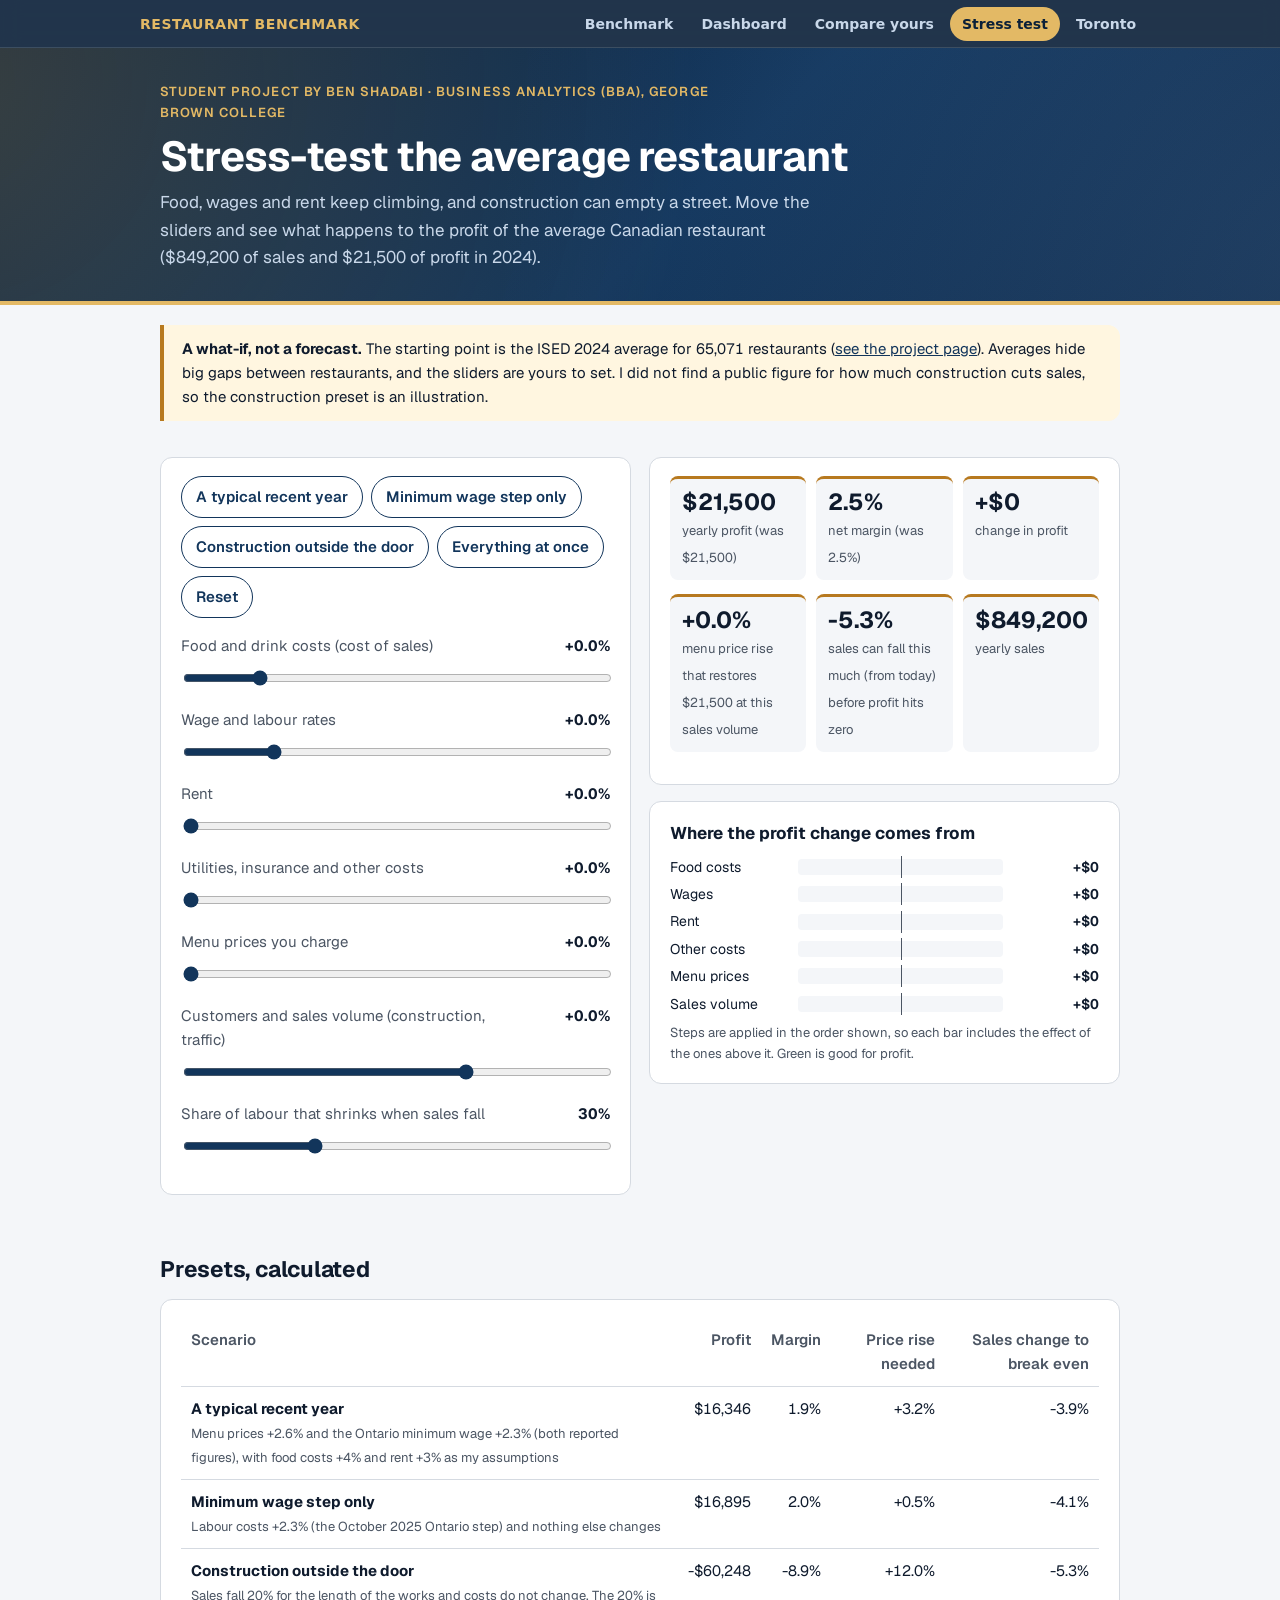
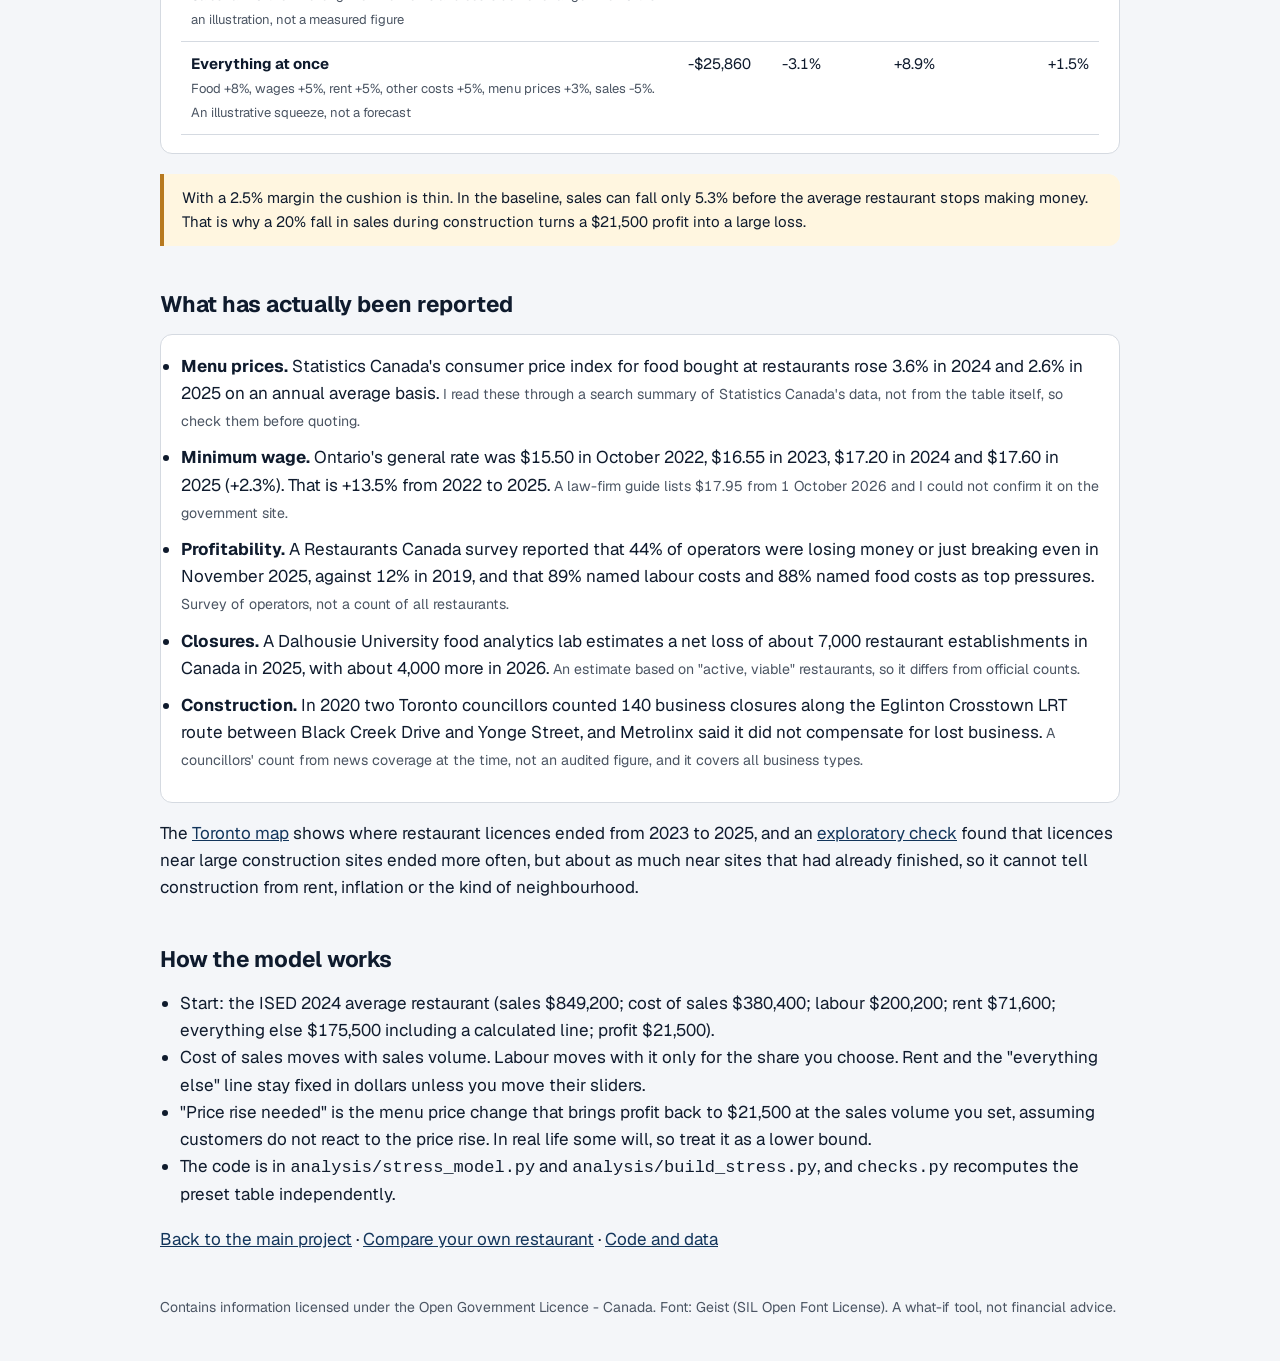
<file: docs/stress.html>
<!doctype html>
<html lang="en"><head><meta charset="utf-8"><meta name="viewport" content="width=device-width,initial-scale=1"><meta name="color-scheme" content="light dark">
<title>Stress-test the average restaurant | Ben Shadabi</title>
<meta name="description" content="Move food, wage, rent, menu price and sales sliders and see what happens to the average Canadian restaurant's profit. A what-if tool built on public ISED data.">
<style>
@font-face{font-family:Geist;src:url(fonts/geist-latin-wght.woff2) format("woff2");font-weight:100 900;font-display:swap}
:root{color-scheme:light dark;--ink:#0F1B2D;--muted:#4B5563;--grid:#D5DAE1;--bg:#F4F6F9;--card:#fff;--note:#FFF6E0;--gold:#B7791F;--link:#12355B;--bad:#B42318;--good:#1B7F4B;--r:12px;--sans:Geist,system-ui,-apple-system,"Segoe UI",Roboto,Helvetica,Arial,sans-serif}
@media(prefers-color-scheme:dark){:root{--ink:#E8EEF6;--muted:#A7B4C6;--grid:#2A3750;--bg:#0A111F;--card:#111B2E;--note:#2A2412;--gold:#D19A3C;--link:#9CC3F0;--bad:#F97066;--good:#4ADE80}}
*{box-sizing:border-box}body{margin:0;background:var(--bg);color:var(--ink);font:17px/1.6 var(--sans);font-variant-numeric:tabular-nums}
.wrap{max-width:1000px;margin:0 auto;padding:0 20px}
header{background:#0E2745;color:#fff;border-bottom:4px solid #E3B965;padding:34px 0 30px}
.eyebrow{font-size:.8125rem;letter-spacing:.08em;text-transform:uppercase;color:#E3B965;font-weight:600;margin:0 0 10px}
h1{font:700 clamp(1.7rem,5vw,2.6rem)/1.1 var(--sans);letter-spacing:-.02em;margin:0 0 10px}header p{margin:0;color:#C9D8EA;max-width:62ch}
h2{font:700 1.4rem/1.25 var(--sans);letter-spacing:-.01em;margin:44px 0 10px}a{color:var(--link)}a:focus-visible,input:focus-visible,button:focus-visible{outline:3px solid var(--gold);outline-offset:2px}
.card{background:var(--card);border:1px solid var(--grid);border-radius:var(--r);padding:18px 20px;margin:16px 0}
.note{background:var(--note);border-left:4px solid var(--gold);padding:12px 18px;font-size:.9375rem;border-radius:0 var(--r) var(--r) 0;margin:20px 0}
.grid{display:grid;grid-template-columns:minmax(0,1fr) minmax(0,1fr);gap:18px;align-items:start}
.ctl{display:grid;grid-template-columns:1fr auto;gap:4px 12px;margin:0 0 14px}.ctl label{font-size:.9375rem;color:var(--muted)}.ctl output{font-weight:700;font-size:.9375rem;min-width:4.5rem;text-align:right}
.ctl input[type=range]{grid-column:1/-1;width:100%;accent-color:var(--link);min-height:28px}
.presets{display:flex;flex-wrap:wrap;gap:8px;margin:0 0 16px}
button{min-height:42px;padding:0 14px;font:600 .9375rem var(--sans);border-radius:999px;border:1px solid var(--link);background:transparent;color:var(--link);cursor:pointer;transition:background .2s,color .2s}
button:hover,button.on{background:var(--link);color:var(--card)}
.big{display:grid;grid-template-columns:repeat(3,minmax(0,1fr));gap:10px;margin:0 0 14px}.big div{border-top:3px solid var(--gold);background:var(--bg);border-radius:8px;padding:10px 12px}
.big b{display:block;font:700 1.45rem/1.15 var(--sans)}.big span{font-size:.8125rem;color:var(--muted)}
.bad{color:var(--bad)}.good{color:var(--good)}
.row{display:grid;grid-template-columns:7.5rem 1fr 5.5rem;gap:8px;align-items:center;font-size:.875rem;margin:5px 0}.row .t{height:16px;position:relative;background:var(--bg);border-radius:4px}
.row .t i{position:absolute;top:0;height:100%;border-radius:3px;transition:left .5s ease,width .5s ease,background .3s}.row .v{text-align:right;font-weight:650}
.row .mid{position:absolute;left:50%;top:-3px;bottom:-3px;width:1px;background:var(--muted)}
table{width:100%;border-collapse:collapse;font-size:.9375rem}th,td{text-align:right;padding:10px;border-bottom:1px solid var(--grid);vertical-align:top}th:first-child,td:first-child{text-align:left}th{color:var(--muted);font-weight:600}.why{color:var(--muted);font-size:.8125rem}
.src li{margin-bottom:10px}.src small{color:var(--muted)}
ul{padding-left:1.2em}footer{color:var(--muted);font-size:.875rem;padding:26px 0 44px}
@media(max-width:820px){.grid{grid-template-columns:1fr}.big{grid-template-columns:1fr}.row{grid-template-columns:6rem 1fr 5rem}}
</style><link rel="stylesheet" href="motion.css"></head><body>
<header><div class="wrap"><p class="eyebrow">Student project by Ben Shadabi · Business Analytics (BBA), George Brown College</p>
<h1>Stress-test the average restaurant</h1>
<p>Food, wages and rent keep climbing, and construction can empty a street. Move the sliders and see what happens to the profit of the average Canadian restaurant ($849,200 of sales and $21,500 of profit in 2024).</p></div></header>
<main class="wrap">
<p class="note"><strong>A what-if, not a forecast.</strong> The starting point is the ISED 2024 average for 65,071 restaurants (<a href="index.html">see the project page</a>). Averages hide big gaps between restaurants, and the sliders are yours to set. I did not find a public figure for how much construction cuts sales, so the construction preset is an illustration.</p>

<div class="grid">
<div class="card">
<div class="presets" role="group" aria-label="Presets" id="presets"></div>
<div class="ctl"><label for="food">Food and drink costs (cost of sales)</label><output id="o-food"></output><input id="food" type="range" min="-5" max="25" step="0.5" value="0"></div>
<div class="ctl"><label for="wage">Wage and labour rates</label><output id="o-wage"></output><input id="wage" type="range" min="-5" max="20" step="0.5" value="0"></div>
<div class="ctl"><label for="rent">Rent</label><output id="o-rent"></output><input id="rent" type="range" min="0" max="30" step="0.5" value="0"></div>
<div class="ctl"><label for="other">Utilities, insurance and other costs</label><output id="o-other"></output><input id="other" type="range" min="0" max="25" step="0.5" value="0"></div>
<div class="ctl"><label for="price">Menu prices you charge</label><output id="o-price"></output><input id="price" type="range" min="0" max="20" step="0.5" value="0"></div>
<div class="ctl"><label for="vol">Customers and sales volume (construction, traffic)</label><output id="o-vol"></output><input id="vol" type="range" min="-40" max="20" step="1" value="0"></div>
<div class="ctl"><label for="flex">Share of labour that shrinks when sales fall</label><output id="o-flex"></output><input id="flex" type="range" min="0" max="100" step="5" value="30"></div>
</div>
<div>
<div class="card" aria-live="polite">
<div class="big"><div><b id="r-profit">-</b><span>yearly profit (was $21,500)</span></div><div><b id="r-margin">-</b><span>net margin (was 2.5%)</span></div><div><b id="r-change">-</b><span>change in profit</span></div></div>
<div class="big"><div><b id="r-price">-</b><span>menu price rise that restores $21,500 at this sales volume</span></div><div><b id="r-be">-</b><span id="r-be-t">sales change that makes profit zero</span></div><div><b id="r-rev">-</b><span>yearly sales</span></div></div>
</div>
<div class="card"><b>Where the profit change comes from</b><div id="wf" style="margin-top:8px"></div><p class="why" style="margin:8px 0 0">Steps are applied in the order shown, so each bar includes the effect of the ones above it. Green is good for profit.</p></div>
</div></div>

<h2>Presets, calculated</h2>
<div class="card" style="overflow-x:auto"><table><thead><tr><th>Scenario</th><th>Profit</th><th>Margin</th><th>Price rise needed</th><th>Sales change to break even</th></tr></thead><tbody><tr><td><b>A typical recent year</b><br><span class="why">Menu prices +2.6% and the Ontario minimum wage +2.3% (both reported figures), with food costs +4% and rent +3% as my assumptions</span></td><td>$16,346</td><td>1.9%</td><td>+3.2%</td><td>-3.9%</td></tr><tr><td><b>Minimum wage step only</b><br><span class="why">Labour costs +2.3% (the October 2025 Ontario step) and nothing else changes</span></td><td>$16,895</td><td>2.0%</td><td>+0.5%</td><td>-4.1%</td></tr><tr><td><b>Construction outside the door</b><br><span class="why">Sales fall 20% for the length of the works and costs do not change. The 20% is an illustration, not a measured figure</span></td><td>-$60,248</td><td>-8.9%</td><td>+12.0%</td><td>-5.3%</td></tr><tr><td><b>Everything at once</b><br><span class="why">Food +8%, wages +5%, rent +5%, other costs +5%, menu prices +3%, sales -5%. An illustrative squeeze, not a forecast</span></td><td>-$25,860</td><td>-3.1%</td><td>+8.9%</td><td>+1.5%</td></tr></tbody></table></div>
<p class="note">With a 2.5% margin the cushion is thin. In the baseline, sales can fall only 5.3% before the average restaurant stops making money. That is why a 20% fall in sales during construction turns a $21,500 profit into a large loss.</p>

<h2>What has actually been reported</h2>
<ul class="card src">
<li><b>Menu prices.</b> Statistics Canada's consumer price index for food bought at restaurants rose 3.6% in 2024 and 2.6% in 2025 on an annual average basis. <small>I read these through a search summary of Statistics Canada's data, not from the table itself, so check them before quoting.</small></li>
<li><b>Minimum wage.</b> Ontario's general rate was $15.50 in October 2022, $16.55 in 2023, $17.20 in 2024 and $17.60 in 2025 (+2.3%). That is +13.5% from 2022 to 2025. <small>A law-firm guide lists $17.95 from 1 October 2026 and I could not confirm it on the government site.</small></li>
<li><b>Profitability.</b> A Restaurants Canada survey reported that 44% of operators were losing money or just breaking even in November 2025, against 12% in 2019, and that 89% named labour costs and 88% named food costs as top pressures. <small>Survey of operators, not a count of all restaurants.</small></li>
<li><b>Closures.</b> A Dalhousie University food analytics lab estimates a net loss of about 7,000 restaurant establishments in Canada in 2025, with about 4,000 more in 2026. <small>An estimate based on "active, viable" restaurants, so it differs from official counts.</small></li>
<li><b>Construction.</b> In 2020 two Toronto councillors counted 140 business closures along the Eglinton Crosstown LRT route between Black Creek Drive and Yonge Street, and Metrolinx said it did not compensate for lost business. <small>A councillors' count from news coverage at the time, not an audited figure, and it covers all business types.</small></li>
</ul>
<p>The <a href="toronto.html">Toronto map</a> shows where restaurant licences ended from 2023 to 2025, and an <a href="toronto.html#construction">exploratory check</a> found that licences near large construction sites ended more often, but about as much near sites that had already finished, so it cannot tell construction from rent, inflation or the kind of neighbourhood.</p>

<h2>How the model works</h2>
<ul>
<li>Start: the ISED 2024 average restaurant (sales $849,200; cost of sales $380,400; labour $200,200; rent $71,600; everything else $175,500 including a calculated line; profit $21,500).</li>
<li>Cost of sales moves with sales volume. Labour moves with it only for the share you choose. Rent and the "everything else" line stay fixed in dollars unless you move their sliders.</li>
<li>"Price rise needed" is the menu price change that brings profit back to $21,500 at the sales volume you set, assuming customers do not react to the price rise. In real life some will, so treat it as a lower bound.</li>
<li>The code is in <code>analysis/stress_model.py</code> and <code>analysis/build_stress.py</code>, and <code>checks.py</code> recomputes the preset table independently.</li>
</ul>
<p><a href="index.html">Back to the main project</a> · <a href="calculator.html">Compare your own restaurant</a> · <a href="https://github.com/BenShadabi/canadian-restaurant-profitability-benchmark">Code and data</a></p>
</main>
<footer><div class="wrap">Contains information licensed under the Open Government Licence - Canada. Font: Geist (SIL Open Font License). A what-if tool, not financial advice.</div></footer>
<script src="motion.js" defer></script>
<script>
const B={"rev": 849200.0, "cos": 380400.0, "lab": 200200.0, "rent": 71600.0, "other": 175500.0, "profit": 21500.0}, PRESETS=[{"n": "A typical recent year", "p": {"food": 0.04, "wage": 0.023, "rent": 0.03, "other": 0.03, "price": 0.026}}, {"n": "Minimum wage step only", "p": {"wage": 0.023}}, {"n": "Construction outside the door", "p": {"vol": -0.2}}, {"n": "Everything at once", "p": {"food": 0.08, "wage": 0.05, "rent": 0.05, "other": 0.05, "price": 0.03, "vol": -0.05}}], $=id=>document.getElementById(id);
const IDS=["food","wage","rent","other","price","vol","flex"];
const money=v=>(v<0?"-$":"$")+Math.abs(Math.round(v)).toLocaleString("en-CA"), pct=(v,d=1)=>(v>=0?"+":"")+(v*100).toFixed(d)+"%", sgn=v=>(v>=0?"+":"-")+"$"+Math.abs(Math.round(v)).toLocaleString("en-CA");
function val(){const o={};IDS.forEach(k=>o[k]=parseFloat($(k).value)/100);return o}
function profit(p){const r=B.rev*(1+p.price)*(1+p.vol),c=B.cos*(1+p.food)*(1+p.vol),l=B.lab*(1+p.wage)*(1+p.flex*p.vol);
  return r-c-l-B.rent*(1+p.rent)-B.other*(1+p.other)}
function render(){
  const p=val(); IDS.forEach(k=>{$("o-"+k).textContent=(k==="flex"?Math.round(p[k]*100)+"%":pct(p[k]))});
  const pr=profit(p), rev=B.rev*(1+p.price)*(1+p.vol), cos=B.cos*(1+p.food)*(1+p.vol), lab=B.lab*(1+p.wage)*(1+p.flex*p.vol);
  const costs=cos+lab+B.rent*(1+p.rent)+B.other*(1+p.other);
  $("r-profit").textContent=money(pr); $("r-profit").className=pr<0?"bad":""; $("r-margin").textContent=(pr/rev*100).toFixed(1)+"%";
  const ch=pr-B.profit; $("r-change").textContent=sgn(ch); $("r-change").className=ch<0?"bad":ch>0?"good":"";
  $("r-price").textContent=pct((B.profit+costs)/(B.rev*(1+p.vol))-1); $("r-rev").textContent=money(rev);
  const q=Object.assign({},p,{vol:0}), p0=profit(q), R=B.rev*(1+p.price), C=B.cos*(1+p.food), L=B.lab*(1+p.wage), slope=R-C-L*p.flex;
  if(slope<=0){$("r-be").textContent="never";}else{const bv=-p0/slope;$("r-be").textContent=pct(bv);}
  $("r-be-t").textContent=p0>=0?"sales can fall this much (from today) before profit hits zero":"sales must change this much (from today) just to break even";
  // waterfall: apply steps in order
  const order=[["food","Food costs"],["wage","Wages"],["rent","Rent"],["other","Other costs"],["price","Menu prices"],["vol","Sales volume"]];
  const cur={food:0,wage:0,rent:0,other:0,price:0,vol:0,flex:p.flex}; let prev=B.profit; const steps=[];
  order.forEach(([k,n])=>{cur[k]=p[k];const v=profit(cur);steps.push([n,v-prev]);prev=v});
  const mx=Math.max(1,...steps.map(s=>Math.abs(s[1])));
  $("wf").innerHTML=steps.map(([n,v])=>{const w=Math.abs(v)/mx*50, left=v>=0?50:50-w;
    return '<div class="row"><span>'+n+'</span><span class="t"><span class="mid"></span><i style="left:'+left+'%;width:'+w+'%;background:var(--'+(v>=0?"good":"bad")+')"></i></span><span class="v">'+sgn(v)+'</span></div>'}).join("");
}
$("presets").innerHTML=PRESETS.map((x,i)=>'<button type="button" data-i="'+i+'">'+x.n+'</button>').join("")+'<button type="button" data-i="-1">Reset</button>';
$("presets").addEventListener("click",ev=>{const b=ev.target.closest("button");if(!b)return;const i=+b.dataset.i, pre=i<0?{}:PRESETS[i].p;
  IDS.forEach(k=>$(k).value=k==="flex"?30:Math.round((pre[k]||0)*1000)/10);
  document.querySelectorAll("#presets button").forEach(x=>x.classList.toggle("on",x===b&&i>=0)); render()});
IDS.forEach(k=>$(k).addEventListener("input",()=>{document.querySelectorAll("#presets button").forEach(x=>x.classList.remove("on"));render()}));
render();
</script>
</body></html>
</file>
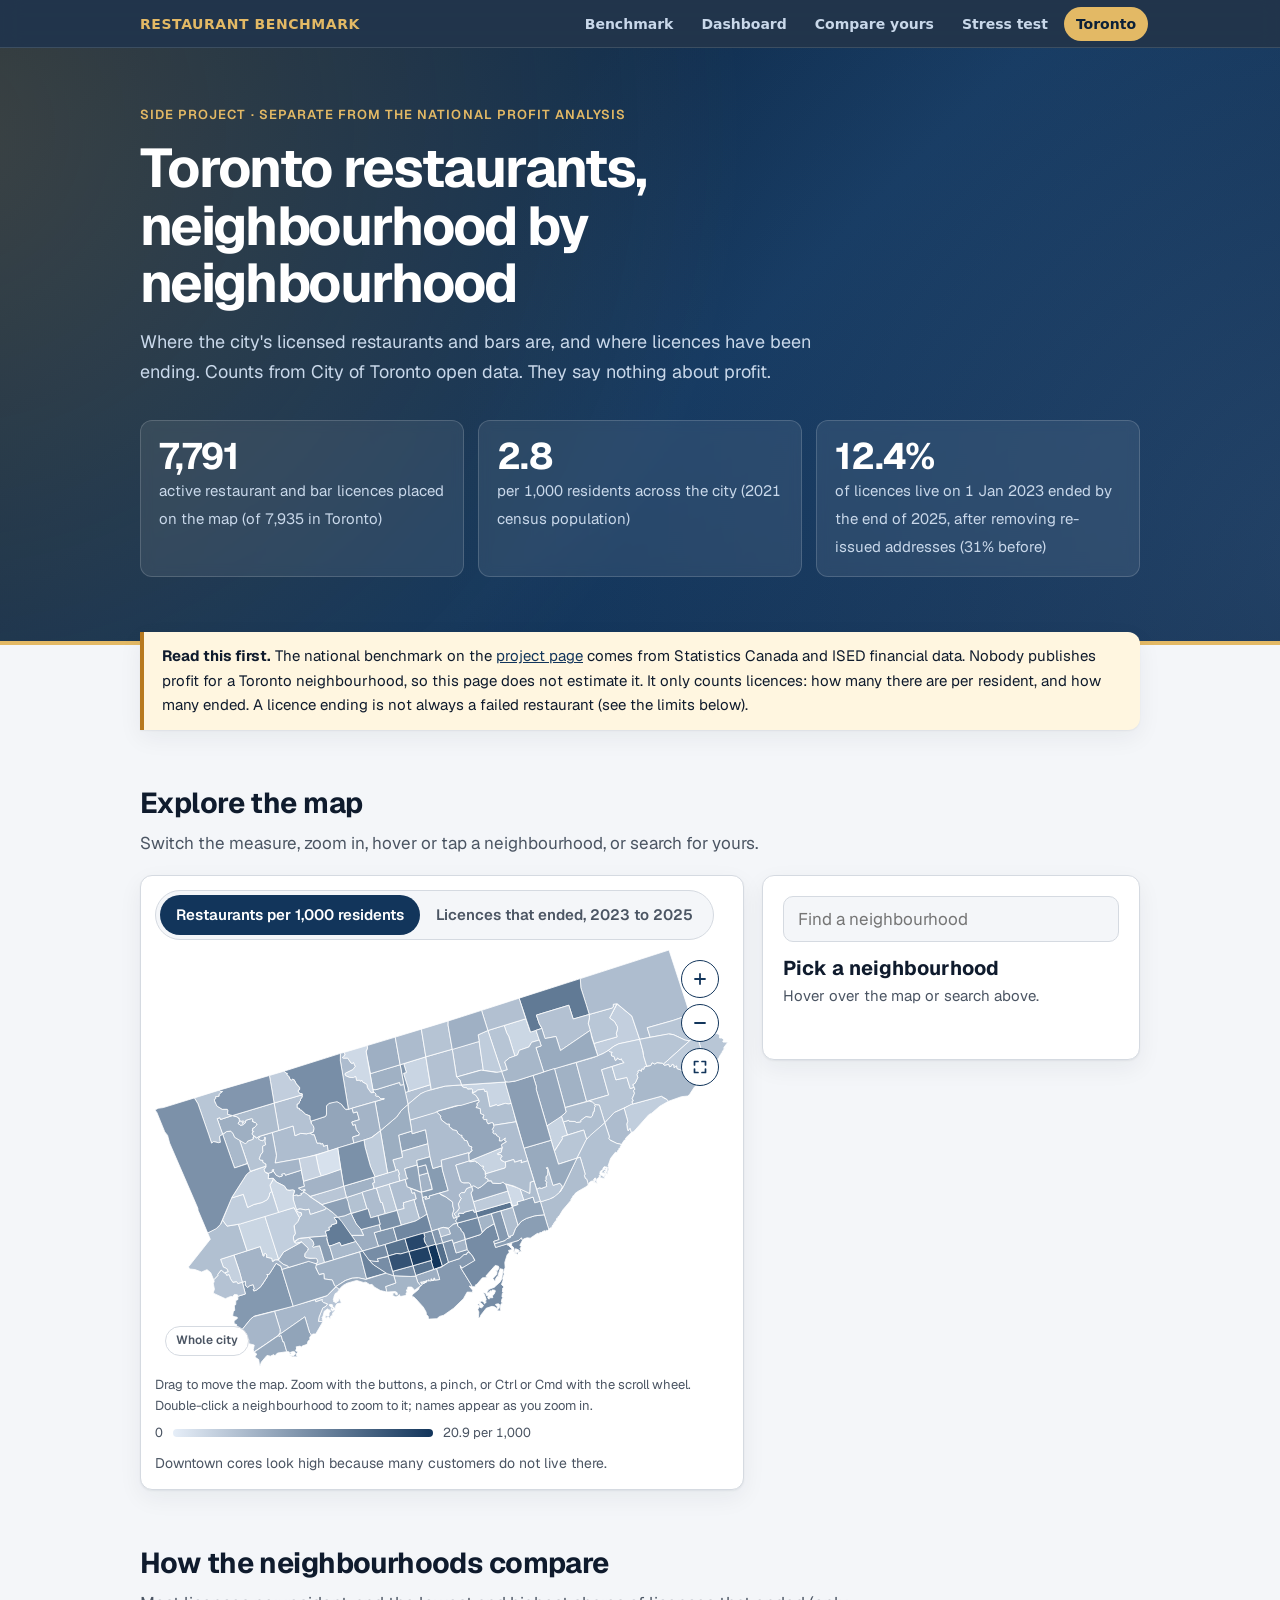
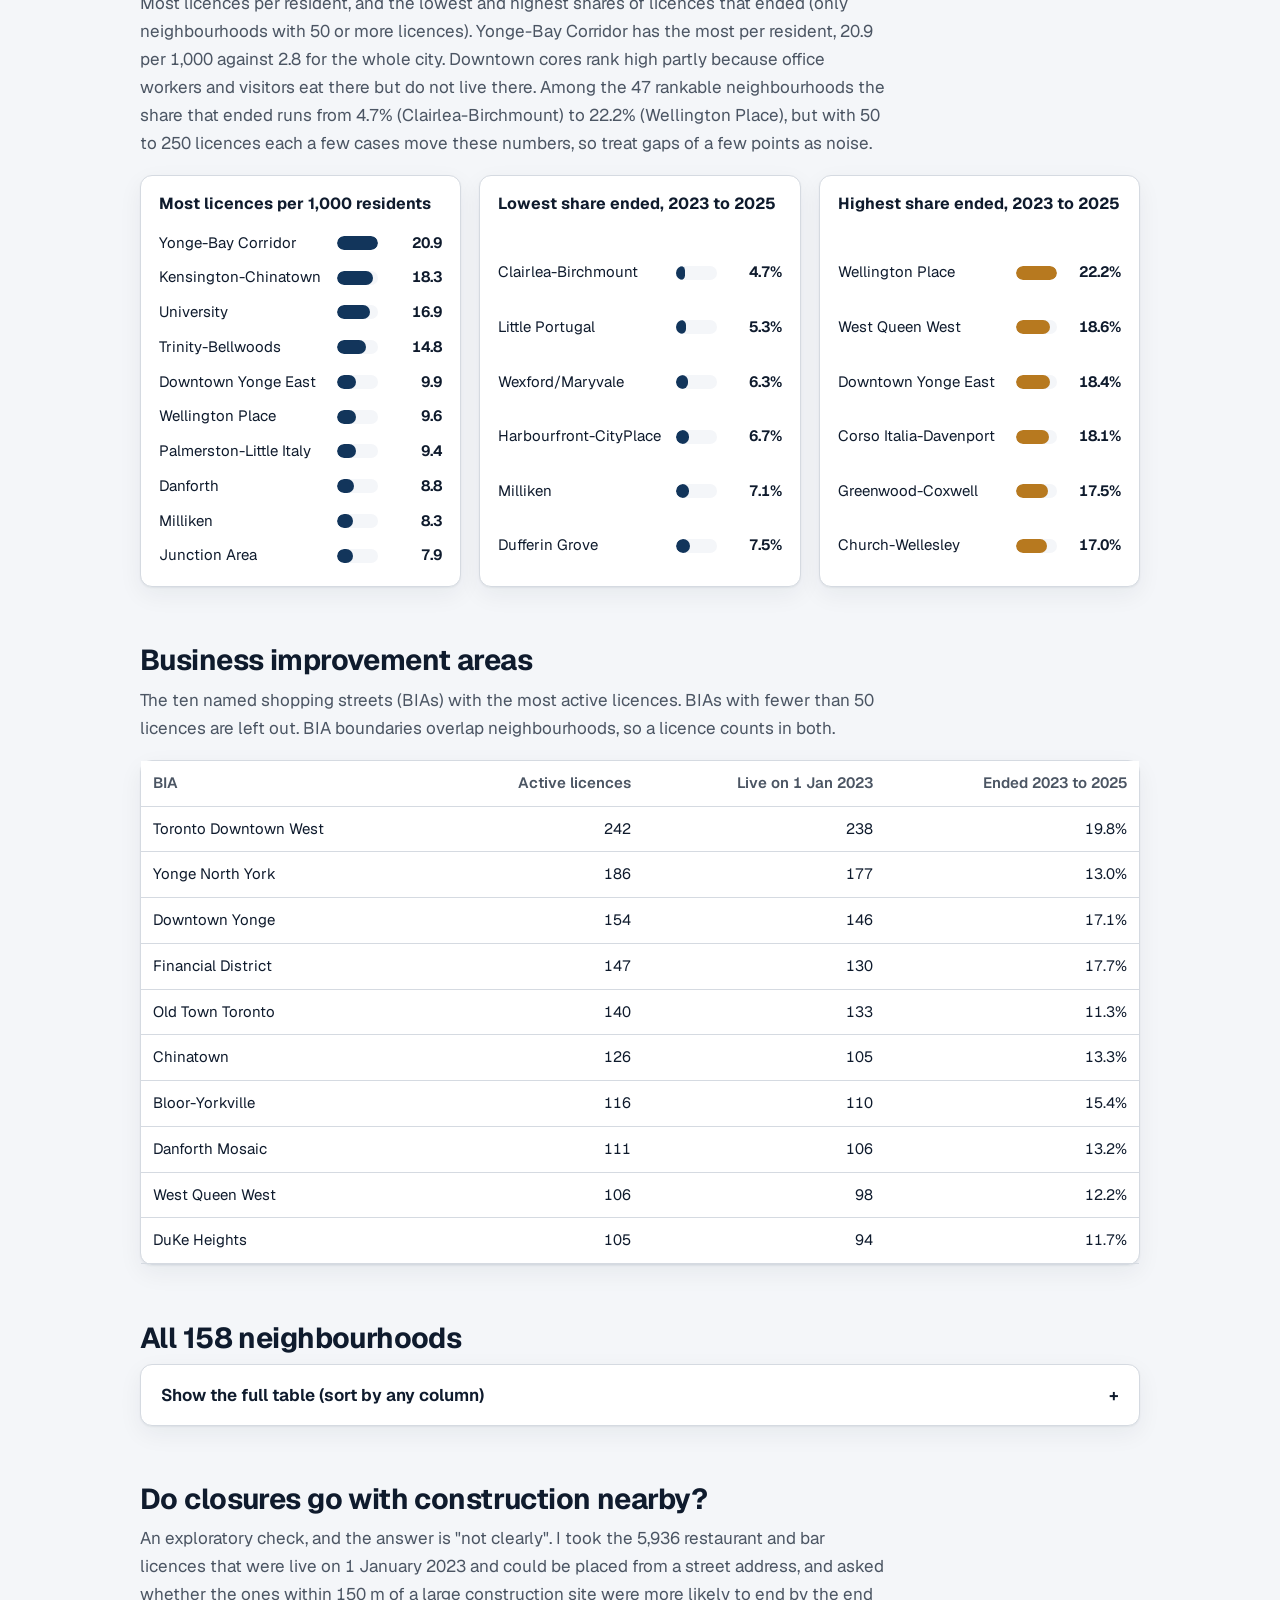
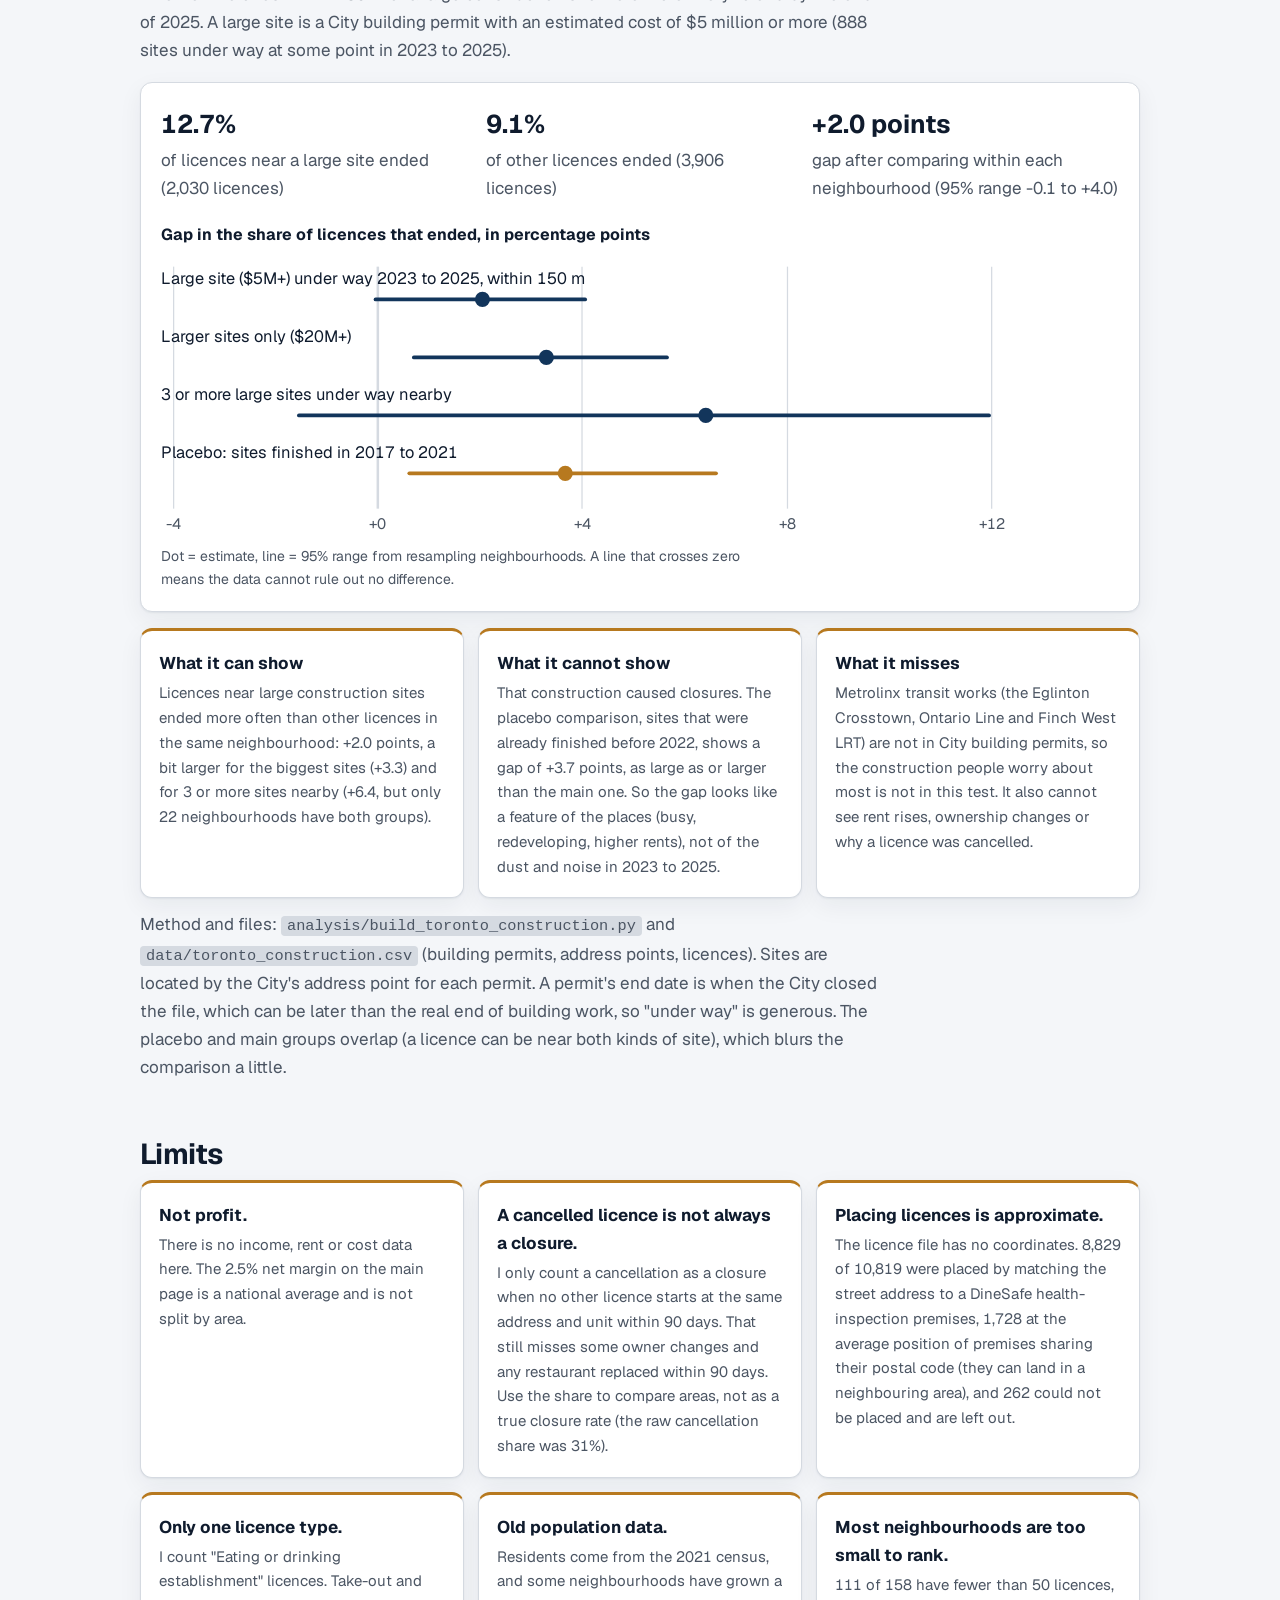
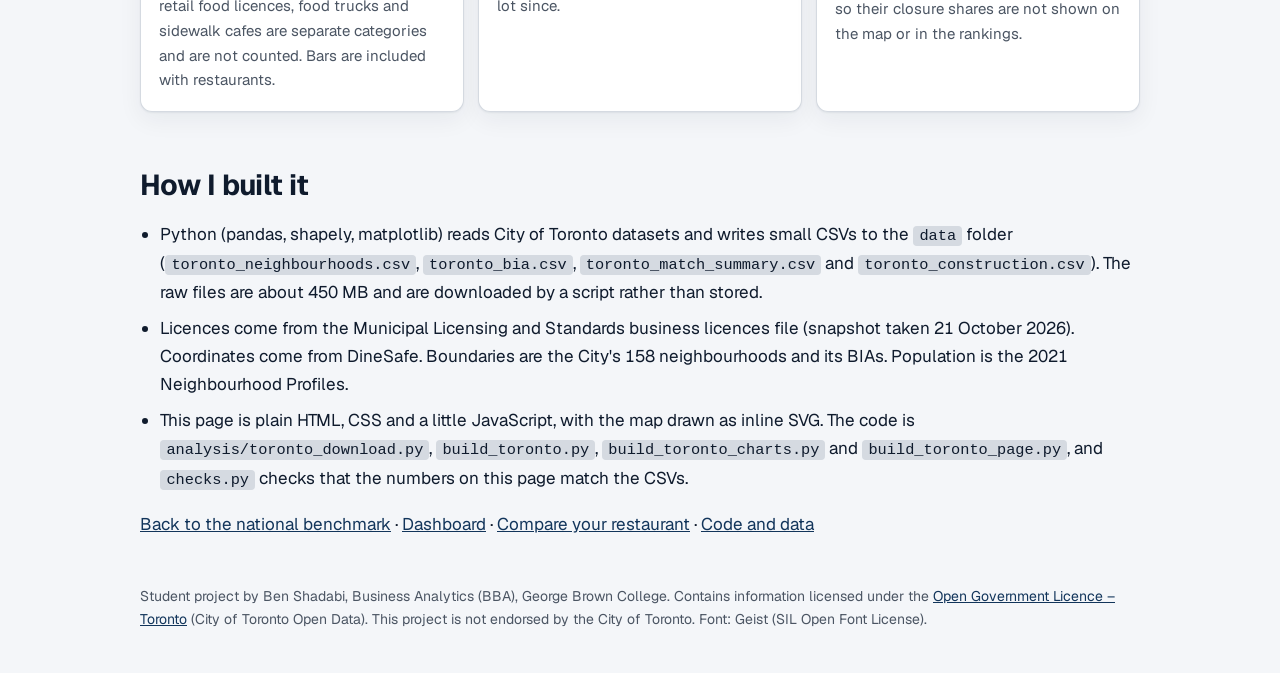
<file: docs/toronto.html>
<!doctype html>
<html lang="en"><head><meta charset="utf-8"><meta name="viewport" content="width=device-width,initial-scale=1"><meta name="color-scheme" content="light dark">
<title>Toronto restaurants by neighbourhood | Ben Shadabi</title>
<meta name="description" content="An interactive map of licensed restaurants and bars per 1,000 residents and licence closure shares for Toronto's 158 neighbourhoods. Licence counts, not profit.">
<meta property="og:title" content="Toronto restaurants by neighbourhood"><meta property="og:description" content="Interactive map of restaurant licences and closures across Toronto's 158 neighbourhoods. Licence counts, not profit.">
<style>
@font-face{font-family:Geist;src:url(fonts/geist-latin-wght.woff2) format("woff2");font-weight:100 900;font-display:swap}
:root{color-scheme:light dark;--ink:#0F1B2D;--muted:#4B5563;--grid:#D5DAE1;--bg:#F4F6F9;--card:#fff;--note:#FFF6E0;--gold:#B7791F;--link:#12355B;--r:12px;
--d0:#E6EEF8;--d1:#12355B;--e0:#FBEFD0;--e1:#8A4B0F;--none:#DDE2EA;--stroke:#fff;--shadow:0 1px 2px rgba(15,27,45,.06),0 8px 24px rgba(15,27,45,.06);
--sans:Geist,system-ui,-apple-system,"Segoe UI",Roboto,Helvetica,Arial,sans-serif}
@media(prefers-color-scheme:dark){:root{--ink:#E8EEF6;--muted:#A7B4C6;--grid:#2A3750;--bg:#0A111F;--card:#111B2E;--note:#2A2412;--gold:#D19A3C;--link:#9CC3F0;
--d0:#1B2B47;--d1:#7DB4F2;--e0:#3A2C12;--e1:#F0B35A;--none:#243049;--stroke:#0A111F;--shadow:0 1px 2px rgba(0,0,0,.3),0 8px 24px rgba(0,0,0,.25)}}
*{box-sizing:border-box}html{scroll-behavior:smooth}
body{margin:0;background:var(--bg);color:var(--ink);font:17px/1.65 var(--sans);font-variant-numeric:tabular-nums}
.wrap{max-width:1040px;margin:0 auto;padding:0 20px}
a{color:var(--link)}a:focus-visible,button:focus-visible,input:focus-visible,summary:focus-visible{outline:3px solid var(--gold);outline-offset:2px}
header{position:relative;overflow:hidden;background:linear-gradient(135deg,#0B2038,#12355B 55%,#0E2745);color:#fff;padding:56px 0 64px;border-bottom:4px solid #E3B965}
header:before{content:"";position:absolute;inset:-40%;background:radial-gradient(circle at 20% 30%,rgba(227,185,101,.22),transparent 40%),radial-gradient(circle at 80% 70%,rgba(125,180,242,.18),transparent 45%);animation:drift 18s ease-in-out infinite alternate}
@keyframes drift{to{transform:translate3d(4%,3%,0) scale(1.08)}}
header .wrap{position:relative}
.eyebrow{font-size:.8125rem;letter-spacing:.08em;text-transform:uppercase;color:#E3B965;font-weight:600;margin:0 0 14px}
h1{font:700 clamp(2rem,6vw,3.4rem)/1.05 var(--sans);letter-spacing:-.03em;margin:0 0 16px;max-width:16ch}
.lede{margin:0;color:#C9D8EA;max-width:60ch;font-size:1.125rem}
.stats{display:grid;grid-template-columns:repeat(3,minmax(0,1fr));gap:14px;margin-top:34px}
.stat{background:rgba(255,255,255,.08);border:1px solid rgba(255,255,255,.16);backdrop-filter:blur(6px);border-radius:var(--r);padding:16px 18px}
.stat b{display:block;font:700 clamp(1.7rem,4vw,2.3rem)/1.05 var(--sans);letter-spacing:-.02em;color:#fff}.stat span{font-size:.9375rem;color:#C9D8EA}
.callout{margin:-28px auto 0;position:relative;z-index:2}
.note{background:var(--note);border-left:4px solid var(--gold);padding:12px 18px;font-size:.9375rem;border-radius:0 var(--r) var(--r) 0;box-shadow:var(--shadow)}
h2{font:700 clamp(1.4rem,3vw,1.8rem)/1.2 var(--sans);letter-spacing:-.02em;margin:56px 0 8px}.sub{color:var(--muted);margin:0 0 18px;max-width:68ch}
.card{background:var(--card);border:1px solid var(--grid);border-radius:var(--r);box-shadow:var(--shadow)}
.mapgrid{display:grid;grid-template-columns:minmax(0,1.6fr) minmax(0,1fr);gap:18px;align-items:start}
.mapcard{padding:14px}
.seg{display:inline-flex;background:var(--bg);border:1px solid var(--grid);border-radius:999px;padding:4px;margin-bottom:10px}
.seg button{border:0;background:transparent;color:var(--muted);font:600 .9375rem var(--sans);padding:9px 16px;border-radius:999px;cursor:pointer;min-height:40px;transition:background .25s,color .25s}
.seg button[aria-pressed=true]{background:var(--link);color:var(--card)}
svg#map{width:100%;height:auto;display:block}
svg#map path{fill:var(--none);stroke:var(--stroke);stroke-width:.8;cursor:pointer;transition:fill .5s ease,opacity .2s,stroke .2s}
svg#map path:hover,svg#map path.sel{stroke:var(--gold);stroke-width:2.4}
svg#map.dim path:not(.sel):not(:hover){opacity:.55}
.mapwrap{position:relative;overflow:hidden;border-radius:calc(var(--r) - 2px);cursor:grab;touch-action:pan-y;user-select:none;-webkit-user-select:none}.mapwrap.drag{cursor:grabbing}
svg#map path{vector-effect:non-scaling-stroke}
.zoomctl{position:absolute;top:10px;right:10px;display:flex;flex-direction:column;gap:6px;z-index:2}
.zoomctl button{width:38px;height:38px;padding:0;border-radius:999px;border:1px solid var(--link);background:var(--card);color:var(--link);display:grid;place-items:center;cursor:pointer;transition:background .2s,color .2s}
.zoomctl button:hover{background:var(--link);color:var(--card)}.zoomctl button:focus-visible{outline:3px solid var(--gold);outline-offset:2px}.zoomctl svg{width:16px;height:16px}
.zoomtag{position:absolute;left:10px;bottom:10px;padding:4px 10px;border-radius:999px;background:var(--card);border:1px solid var(--grid);font-size:.75rem;font-weight:600;color:var(--muted);font-variant-numeric:tabular-nums;pointer-events:none}
.mapnote{font-size:.8125rem;color:var(--muted);margin:8px 0 0}
#labels text{font:600 11px var(--sans);fill:var(--ink);paint-order:stroke;stroke:var(--card);stroke-width:3px;stroke-linejoin:round;text-anchor:middle;dominant-baseline:central;pointer-events:none}
.strip{margin:16px 0 0}.strip small{display:block;color:var(--muted);font-size:.8125rem;margin:0 0 4px}.strip svg{width:100%;height:auto;display:block}
.strip .base{stroke:var(--grid);stroke-width:2}.strip .tk{stroke:var(--soft,#6C819A);stroke-width:1;opacity:.45}.strip .city{stroke:var(--ink);stroke-width:1.5;stroke-dasharray:3 2}.strip .me{fill:var(--gold);stroke:var(--card);stroke-width:2}
.strip text{font:600 9px var(--sans);fill:var(--muted)}
.legend{display:flex;align-items:center;gap:10px;font-size:.8125rem;color:var(--muted);margin-top:6px}.legend i{flex:1;height:8px;border-radius:4px;max-width:260px}
.panel{padding:20px;position:sticky;top:16px}.panel h3{font:700 1.25rem/1.2 var(--sans);margin:0 0 4px}.panel .hint{color:var(--muted);font-size:.9375rem;margin:0}
.kv{display:grid;grid-template-columns:1fr auto;gap:6px 12px;margin:14px 0 0;font-size:.9375rem}.kv dt{color:var(--muted)}.kv dd{margin:0;font-weight:650;text-align:right}
.search{width:100%;min-height:46px;padding:0 14px;margin:0 0 14px;font:inherit;color:var(--ink);background:var(--bg);border:1px solid var(--grid);border-radius:10px}
.tip{position:fixed;z-index:20;pointer-events:none;background:var(--ink);color:var(--bg);padding:6px 10px;border-radius:8px;font-size:.8125rem;opacity:0;transform:translateY(4px);transition:opacity .15s,transform .15s;white-space:nowrap}
.tip.on{opacity:1;transform:none}
.bars{display:grid;gap:10px;padding:18px}.bars h3{font:700 1rem/1.3 var(--sans);margin:0 0 6px}
.bar{display:grid;grid-template-columns:minmax(0,10.5rem) 1fr auto;gap:10px;align-items:center;font-size:.9375rem}
.bar .t{height:14px;background:var(--bg);border-radius:7px;overflow:hidden}.bar .t i{display:block;height:100%;width:0;border-radius:7px;background:var(--link);transition:width 1.1s cubic-bezier(.2,.7,.2,1)}
.bar.hi .t i{background:var(--gold)}.bar .v{font-weight:650;min-width:3.4rem;text-align:right}.bar .nm{overflow:hidden;text-overflow:ellipsis;white-space:nowrap}
.cols{display:grid;grid-template-columns:repeat(3,minmax(0,1fr));gap:18px}
table{width:100%;border-collapse:collapse;font-size:.9375rem}th,td{text-align:right;padding:10px 12px;border-bottom:1px solid var(--grid)}th:first-child,td:first-child{text-align:left}
th{color:var(--muted);font-weight:600;background:var(--card);position:sticky;top:0}th button{all:unset;cursor:pointer;font-weight:600}th button:hover{color:var(--ink)}
tbody tr{transition:background .15s}tbody tr:hover{background:var(--bg)}
.scroll{max-height:460px;overflow:auto;border-radius:var(--r)}
details.card{padding:0}details summary{cursor:pointer;padding:16px 20px;font-weight:650;list-style:none}details summary::after{content:"+";float:right;transition:transform .25s}details[open] summary::after{transform:rotate(45deg)}
.limits{display:grid;grid-template-columns:repeat(3,minmax(0,1fr));gap:14px}.limits div{padding:18px;border-top:3px solid var(--gold)}.limits b{display:block;margin-bottom:4px}.limits p{margin:0;font-size:.9375rem;color:var(--muted)}
ul{padding-left:1.2em}li{margin-bottom:8px}code{font-size:.9em;background:var(--grid);padding:1px 6px;border-radius:4px}
footer{color:var(--muted);font-size:.875rem;padding:30px 0 48px}
.rv{opacity:0;transform:translateY(18px);transition:opacity .7s ease,transform .7s ease}.rv.in{opacity:1;transform:none}
@media(max-width:860px){.mapgrid{grid-template-columns:1fr}.panel{position:static}.cols,.limits{grid-template-columns:1fr}.stats{grid-template-columns:1fr}.bar{grid-template-columns:minmax(0,8rem) 1fr auto}}
@media(prefers-reduced-motion:reduce){*,*:before{animation:none!important;transition:none!important}.rv{opacity:1;transform:none}html{scroll-behavior:auto}.bar .t i{transition:none}}
</style></head><body>
<header><div class="wrap">
<p class="eyebrow">Side project · separate from the national profit analysis</p>
<h1>Toronto restaurants, neighbourhood by neighbourhood</h1>
<p class="lede">Where the city's licensed restaurants and bars are, and where licences have been ending. Counts from City of Toronto open data. They say nothing about profit.</p>
<div class="stats">
<div class="stat"><b data-count="7791">7,791</b><span>active restaurant and bar licences placed on the map (of 7,935 in Toronto)</span></div>
<div class="stat"><b data-count="2.8" data-dec="1">2.8</b><span>per 1,000 residents across the city (2021 census population)</span></div>
<div class="stat"><b data-count="12.4" data-dec="1" data-suffix="%">12.4%</b><span>of licences live on 1 Jan 2023 ended by the end of 2025, after removing re-issued addresses (31% before)</span></div>
</div></div></header>

<main class="wrap">
<div class="callout"><p class="note"><strong>Read this first.</strong> The national benchmark on the <a href="index.html">project page</a> comes from Statistics Canada and ISED financial data. Nobody publishes profit for a Toronto neighbourhood, so this page does not estimate it. It only counts licences: how many there are per resident, and how many ended. A licence ending is not always a failed restaurant (see the limits below).</p></div>

<h2 class="rv">Explore the map</h2>
<p class="sub rv">Switch the measure, zoom in, hover or tap a neighbourhood, or search for yours.</p>
<div class="mapgrid rv">
<div class="card mapcard">
<div class="seg" role="group" aria-label="Measure"><button id="m-d" aria-pressed="true">Restaurants per 1,000 residents</button><button id="m-e" aria-pressed="false">Licences that ended, 2023 to 2025</button></div>
<div class="mapwrap" id="mapwrap"><svg id="map" viewBox="0 0 1000 724" role="img" aria-label="Map of Toronto's 158 neighbourhoods coloured by the selected measure. The same numbers are in the table below."><path data-c="174" d="M482.7,416.1L464.0,421.8L459.7,392.6L475.3,388.2L482.7,416.1Z"/><path data-c="173" d="M461.5,392.1L459.7,392.6L457.5,377.9L471.5,374.0L475.3,388.2L461.5,392.1Z"/><path data-c="172" d="M391.5,515.6L389.1,516.3L381.6,492.2L414.9,483.2L421.5,506.5L391.5,515.6Z"/><path data-c="171" d="M382.8,495.7L389.1,516.3L361.4,524.2L342.0,496.9L363.1,496.8L358.6,486.8L390.5,478.2L393.6,488.8L381.6,492.2L382.8,495.7Z"/><path data-c="170" d="M487.1,555.6L485.2,556.1L480.4,540.6L482.1,540.1L474.8,516.3L488.9,512.3L500.6,550.6L487.1,555.6Z"/><path data-c="169" d="M480.6,514.6L474.8,516.3L471.6,512.7L468.3,503.1L469.7,499.1L467.8,492.9L481.8,489.0L488.9,512.3L480.6,514.6Z"/><path data-c="156" d="M716.3,273.7L714.2,274.4L695.6,206.4L733.4,196.0L751.6,263.7L716.3,273.7Z"/><path data-c="155" d="M333.5,278.0L343.0,275.5L345.5,283.7L351.9,281.8L355.8,295.5L342.7,299.5L344.5,305.1L348.8,304.0L350.7,312.9L356.0,319.7L355.0,320.6L355.7,322.2L344.2,325.6L346.1,336.3L301.4,350.4L300.0,340.0L293.5,342.1L292.0,337.2L288.6,338.3L288.1,336.5L282.1,336.6L277.1,321.5L275.1,322.2L269.3,319.2L275.3,317.3L276.5,313.6L276.0,307.2L273.1,304.6L271.5,298.1L297.0,289.8L298.7,285.8L298.4,272.0L301.5,267.7L313.1,263.9L317.1,264.1L323.2,267.3L331.2,277.0L333.5,278.0Z"/><path data-c="154" d="M243.0,319.1L243.8,323.5L253.4,319.3L264.4,320.1L268.2,318.2L275.1,322.2L277.1,321.5L282.1,336.6L288.1,336.5L288.6,338.3L292.0,337.2L293.5,342.1L300.0,340.0L301.4,350.4L262.2,361.7L209.2,371.0L211.4,357.4L204.2,317.8L240.5,306.4L243.0,319.1Z"/><path data-c="153" d="M440.6,268.8L435.7,248.0L479.4,234.6L481.1,243.2L462.4,250.4L440.6,268.8Z"/><path data-c="152" d="M442.9,245.8L440.8,246.4L440.6,240.4L433.1,217.1L432.8,214.8L437.7,213.2L433.1,197.9L471.6,186.0L479.4,234.6L442.9,245.8Z"/><path data-c="151" d="M438.3,247.2L435.7,248.0L426.9,199.8L433.1,197.9L437.7,213.2L432.8,214.8L440.6,240.4L440.8,246.4L438.3,247.2Z"/><path data-c="150" d="M612.0,237.7L620.7,266.9L615.8,268.2L609.8,267.0L597.0,271.1L594.3,269.4L583.1,273.1L577.6,245.9L574.3,246.7L572.6,242.3L561.4,243.8L558.7,246.8L552.3,248.2L553.1,243.3L551.9,241.9L544.0,242.3L542.7,239.9L537.2,239.3L533.6,235.1L609.7,229.9L612.0,237.7Z"/><path data-c="149" d="M572.9,242.5L574.3,246.7L577.6,245.9L583.1,273.1L594.3,269.4L597.0,271.1L609.8,267.0L615.8,268.2L620.7,266.9L628.8,299.1L589.2,305.3L589.2,302.1L587.8,300.7L579.5,302.6L577.5,298.7L577.7,295.4L573.1,295.6L571.0,293.2L572.7,287.5L566.9,284.9L566.3,276.4L558.9,274.4L561.0,270.9L560.5,266.9L564.2,264.6L563.4,260.2L558.8,253.3L555.1,252.1L552.4,248.9L558.9,246.7L561.4,243.8L572.9,242.5Z"/><path data-c="148" d="M646.9,123.7L653.4,142.5L663.5,139.9L669.3,156.8L655.9,160.7L651.1,168.8L634.3,174.7L631.4,182.6L626.6,184.7L615.8,150.0L612.5,144.7L608.0,131.4L645.5,119.8L646.9,123.7Z"/><path data-c="147" d="M606.1,210.8L603.5,211.7L579.6,140.2L608.0,131.4L612.5,144.7L615.8,150.0L626.6,184.7L616.9,188.0L609.0,194.8L613.6,208.4L606.1,210.8Z"/><path data-c="146" d="M772.2,183.9L771.0,184.4L764.3,162.6L804.6,151.3L803.2,145.2L805.5,137.3L804.9,133.3L799.9,124.5L791.5,118.4L804.6,94.0L830.4,115.2L844.0,155.6L807.1,163.5L799.1,167.5L785.1,177.8L772.2,183.9Z"/><path data-c="145" d="M804.2,93.5L791.5,118.4L799.9,124.5L804.9,133.3L805.5,137.3L803.2,145.2L804.6,151.3L764.3,162.6L754.5,128.7L756.4,117.7L756.1,112.2L795.9,101.0L797.9,99.4L798.1,94.4L804.2,93.5Z"/><path data-c="144" d="M924.6,90.8L931.5,112.6L902.8,122.5L857.1,135.4L862.3,151.9L844.0,155.6L830.3,115.0L804.8,93.6L798.1,94.4L797.9,99.4L795.9,101.0L756.1,112.2L741.5,65.8L740.6,49.8L895.0,0.0L924.6,90.8Z"/><path data-c="143" d="M942.0,119.9L945.9,119.8L946.8,118.1L946.8,121.0L949.0,120.9L951.6,124.1L956.3,126.6L960.7,125.2L964.1,128.3L963.5,134.7L964.9,138.6L961.9,144.6L969.9,141.7L976.3,145.6L981.1,146.1L982.9,149.0L982.9,153.2L987.3,153.2L990.4,156.5L988.6,159.1L989.1,160.3L1000.0,160.6L996.7,161.6L991.1,169.0L990.2,171.3L991.4,171.9L987.3,177.7L987.8,178.8L985.7,180.1L985.6,182.1L983.8,183.3L981.2,189.2L979.3,189.9L978.2,193.4L964.5,210.4L964.0,215.1L946.1,156.9L943.7,151.5L940.9,149.2L930.5,158.1L923.2,156.9L903.4,147.7L896.5,146.2L862.3,151.9L857.1,135.4L902.8,122.5L931.5,112.6L930.4,109.5L940.1,116.5L942.0,119.9Z"/><path data-c="142" d="M791.6,177.0L796.3,178.1L794.5,180.7L795.0,184.2L799.3,185.5L801.6,192.3L804.5,190.4L805.0,188.0L809.9,191.3L811.9,189.2L813.0,192.3L817.0,196.1L777.7,208.6L790.0,252.4L751.6,263.7L733.4,196.0L763.9,187.1L780.3,180.3L789.6,174.8L791.6,177.0Z"/><path data-c="141" d="M801.1,220.9L802.6,226.1L821.6,221.8L827.6,241.3L834.4,239.1L835.7,241.9L833.3,244.9L835.0,249.4L831.0,258.8L833.0,262.9L830.7,263.9L831.8,268.2L799.5,283.2L783.2,300.9L773.7,270.1L766.1,269.5L761.8,264.9L755.8,262.5L790.0,252.4L777.7,208.6L795.9,203.0L801.1,220.9Z"/><path data-c="140" d="M886.4,258.0L891.3,260.0L894.1,263.5L879.0,272.1L864.8,284.3L859.9,286.7L833.8,316.0L829.3,318.0L827.1,310.9L823.8,315.2L821.4,303.1L823.2,298.1L816.8,275.4L829.2,268.9L881.8,254.6L886.4,258.0Z"/><path data-c="139" d="M822.5,311.2L823.8,315.2L827.1,310.9L829.3,318.0L819.3,327.7L819.6,330.0L816.9,331.5L811.6,339.7L810.8,338.1L803.6,336.7L791.2,330.1L789.9,327.7L791.4,325.7L783.2,300.9L799.6,283.1L816.8,275.4L823.2,298.1L821.4,303.1L822.5,311.2Z"/><path data-c="138" d="M768.8,269.7L773.7,270.1L783.2,300.9L751.5,329.6L746.5,313.5L718.1,322.2L711.1,299.4L720.5,296.5L721.0,298.1L731.4,298.6L734.1,300.3L740.2,299.4L741.7,299.1L741.0,296.9L750.4,289.9L759.1,291.2L761.5,289.1L763.1,281.8L764.8,281.1L765.3,274.2L766.6,272.6L765.4,270.9L766.6,269.4L768.8,269.7Z"/><path data-c="136" d="M875.8,196.6L883.3,197.0L887.1,200.7L894.4,199.0L896.3,203.4L899.2,202.1L900.4,198.9L903.8,200.3L903.9,204.9L908.3,201.7L909.0,206.4L916.6,209.3L925.6,219.5L929.7,219.4L931.9,224.0L934.5,223.1L939.3,225.8L941.5,225.2L942.8,227.4L943.1,235.2L939.5,238.2L930.8,251.6L927.6,254.3L916.6,255.4L894.1,263.5L891.3,260.0L881.8,254.6L831.8,268.2L830.7,263.9L833.0,262.9L831.0,258.8L835.0,249.4L833.3,244.9L835.8,242.3L831.7,234.6L836.2,231.8L840.7,221.8L839.1,216.7L841.1,213.7L840.7,210.6L844.3,209.1L846.8,211.3L848.0,206.6L851.3,207.6L852.0,203.7L863.3,201.1L865.6,196.2L871.0,198.7L873.5,196.2L875.8,196.6Z"/><path data-c="135" d="M849.1,174.7L850.7,184.3L856.2,202.2L852.0,203.7L851.3,207.6L847.8,206.7L846.8,211.3L844.3,209.1L840.7,210.6L841.1,213.7L839.1,216.7L840.7,221.8L836.2,231.8L831.7,234.6L834.4,239.1L827.6,241.3L821.6,221.8L802.6,226.1L795.9,203.0L817.0,196.1L813.0,192.3L811.9,189.2L809.9,191.3L805.0,188.0L804.5,190.4L801.6,192.3L799.3,185.5L795.0,184.2L794.5,180.7L796.3,178.1L791.4,177.0L789.6,174.8L799.1,167.5L807.8,163.2L844.0,155.6L849.1,174.7Z"/><path data-c="134" d="M929.7,158.1L931.0,158.0L885.5,198.6L883.3,197.0L874.3,196.0L870.3,198.6L865.6,196.2L863.3,201.1L856.2,202.2L850.7,184.3L850.2,178.1L844.0,155.6L894.1,146.1L902.8,147.5L922.5,156.7L929.7,158.1Z"/><path data-c="133" d="M943.1,151.6L946.1,156.9L964.0,215.1L961.6,215.1L957.9,222.0L956.3,221.9L956.2,223.9L952.7,225.6L951.2,229.0L949.0,228.5L943.1,235.2L942.8,227.4L941.5,225.2L939.3,225.8L934.5,223.1L931.9,224.0L929.7,219.4L925.6,219.5L916.6,209.3L909.0,206.4L908.3,201.7L903.9,204.9L903.8,200.3L900.4,198.9L899.2,202.1L896.3,203.4L894.4,199.0L887.1,200.7L885.5,198.6L940.9,149.2L943.1,151.6Z"/><path data-c="130" d="M750.9,95.1L756.1,112.2L728.2,120.3L720.6,96.2L664.1,113.4L669.2,128.6L673.6,136.5L654.0,143.0L634.0,83.9L740.6,49.8L741.5,65.8L750.9,95.1Z"/><path data-c="129" d="M728.2,120.2L756.1,112.2L756.4,117.7L754.4,128.0L757.9,139.9L706.0,175.2L698.3,150.6L679.1,154.2L673.0,134.6L669.2,128.6L664.1,113.4L720.6,96.2L728.2,120.2Z"/><path data-c="128" d="M678.4,152.1L679.1,154.2L698.3,150.6L706.0,175.2L757.9,139.9L760.5,152.3L771.0,184.4L676.8,212.4L663.3,169.9L672.5,167.1L663.5,139.9L673.6,136.5L678.4,152.1Z"/><path data-c="126" d="M694.1,299.3L682.6,306.2L663.9,242.9L663.9,237.3L658.1,218.4L695.6,206.4L716.2,282.1L702.9,293.9L694.1,299.3Z"/><path data-c="125" d="M696.0,349.1L695.5,350.7L682.6,306.2L708.0,289.4L718.1,322.2L708.7,325.4L709.6,328.6L696.0,349.1Z"/><path data-c="124" d="M706.7,371.5L702.6,373.0L695.5,350.7L709.6,328.6L708.7,325.4L746.5,313.5L751.5,329.6L734.7,362.6L706.7,371.5Z"/><path data-c="123" d="M804.4,336.8L811.0,338.2L811.9,341.1L810.3,341.6L810.2,344.0L809.2,345.3L807.8,345.3L807.8,347.8L805.7,349.2L804.7,353.1L801.7,352.1L793.4,362.8L788.8,376.3L790.2,377.6L789.1,379.5L790.6,381.2L787.7,387.1L788.9,388.8L788.6,391.1L787.7,389.1L784.7,388.6L787.3,384.6L787.7,378.1L782.0,377.3L779.9,380.4L781.0,383.1L782.6,382.9L782.6,379.4L786.3,379.8L784.4,381.5L785.1,385.7L781.8,385.9L784.0,386.6L781.9,390.0L781.2,388.0L777.6,388.1L778.5,385.3L780.9,383.3L778.5,382.5L775.2,385.9L774.5,390.3L781.4,394.9L783.7,390.8L785.6,390.9L782.7,394.9L783.1,397.8L774.8,396.4L776.0,392.7L773.9,392.1L772.8,393.6L774.2,395.0L770.0,398.5L768.6,401.7L770.4,407.0L766.7,404.2L763.6,405.0L763.6,403.9L765.3,403.6L768.2,399.3L767.1,397.0L764.7,398.1L766.6,399.2L762.9,400.3L765.7,401.7L765.0,403.6L762.7,402.1L759.3,402.7L756.0,405.3L754.3,409.5L751.8,399.2L749.1,397.5L747.7,392.8L749.0,390.1L740.4,360.8L734.7,362.6L750.5,331.0L756.8,323.8L783.2,300.9L791.4,325.7L789.9,327.7L792.6,331.3L804.4,336.8Z"/><path data-c="122" d="M749.2,413.1L736.9,420.1L731.8,423.7L729.4,427.8L728.0,427.8L726.5,432.0L725.1,432.4L725.6,433.9L723.9,434.6L724.5,435.7L709.9,452.9L703.5,463.8L702.0,463.9L701.3,467.1L699.6,467.0L698.7,470.9L695.6,473.8L695.5,476.1L694.0,476.2L693.9,478.7L692.4,478.8L690.3,484.4L688.7,483.8L685.5,486.5L671.2,438.6L692.7,431.2L705.0,421.3L710.9,412.2L734.7,362.6L740.4,360.8L749.0,390.1L747.7,392.8L749.1,397.5L751.8,399.2L753.6,405.2L754.3,409.5L749.2,413.1Z"/><path data-c="168" d="M501.4,510.6L511.1,543.8L500.6,550.6L488.9,512.3L501.1,509.6L501.4,510.6Z"/><path data-c="167" d="M491.6,512.3L488.9,512.3L481.8,489.0L493.7,485.3L501.1,509.6L491.6,512.3Z"/><path data-c="166" d="M546.9,527.3L548.7,527.7L553.0,532.9L556.9,541.0L534.2,554.2L531.5,549.7L533.2,554.8L552.7,586.2L547.2,585.3L553.2,592.4L552.4,597.7L551.6,595.8L543.6,595.7L537.1,607.2L520.0,623.8L502.7,636.0L495.4,638.1L490.9,642.0L477.7,642.7L476.0,641.6L475.8,638.3L472.6,634.6L472.0,630.4L467.2,621.9L454.0,607.3L450.3,604.0L448.4,604.5L447.4,600.7L459.0,591.0L460.6,586.3L465.2,582.8L462.4,578.1L464.3,577.9L466.2,581.0L472.1,578.4L467.1,580.6L465.9,577.7L472.2,576.8L472.7,578.4L472.0,575.6L476.5,576.3L476.4,573.9L478.0,576.2L481.2,575.8L480.3,572.7L481.3,572.4L482.2,575.7L484.1,575.4L483.8,573.9L484.8,573.6L484.4,575.3L486.4,575.0L485.3,571.4L486.7,571.1L487.8,574.8L495.6,573.8L490.1,554.8L498.5,552.3L513.1,542.9L530.5,537.3L537.7,530.5L543.2,529.4L542.8,527.6L545.4,525.6L546.9,527.3Z"/><path data-c="165" d="M494.5,569.0L495.6,573.8L487.8,574.8L486.7,571.1L485.3,571.4L486.4,575.0L484.4,575.3L484.8,573.6L483.8,573.9L484.1,575.4L482.2,575.7L481.3,572.4L480.3,572.7L481.2,575.8L478.0,576.2L476.4,573.9L476.5,576.3L472.0,575.6L472.7,578.4L472.2,576.8L465.9,577.7L467.1,580.6L470.1,578.6L472.1,578.4L466.2,581.0L464.3,577.9L462.4,578.1L465.2,582.8L461.7,585.4L462.5,584.6L457.3,578.0L453.9,566.8L490.1,554.8L494.5,569.0Z"/><path data-c="164" d="M455.3,566.3L453.9,566.8L449.0,549.8L480.6,540.8L485.2,556.1L455.3,566.3Z"/><path data-c="163" d="M441.5,568.5L454.2,567.8L457.3,578.0L462.5,584.6L452.2,592.5L447.0,586.9L440.2,587.0L439.8,590.7L437.5,592.2L439.3,596.1L437.2,597.2L437.4,599.9L435.9,601.8L426.9,603.4L425.7,600.1L421.1,603.7L428.0,604.6L418.4,603.7L413.7,601.6L414.5,599.4L413.7,597.6L419.2,596.9L418.7,599.5L419.7,598.6L420.3,600.8L422.2,599.8L421.5,596.5L418.2,594.8L403.6,595.7L401.4,586.1L419.3,579.8L415.8,567.1L441.5,568.5Z"/><path data-c="162" d="M445.5,568.5L415.8,567.1L413.9,559.5L449.0,549.8L454.2,567.8L445.5,568.5Z"/><path data-c="161" d="M315.5,586.5L319.2,588.9L321.5,593.0L319.1,593.4L318.1,596.0L313.9,598.2L311.4,604.5L311.7,607.5L310.9,606.9L310.3,608.9L311.3,608.4L311.7,610.9L310.0,611.3L313.4,612.4L313.0,613.5L315.3,614.7L316.6,613.1L316.0,611.0L314.9,611.5L315.7,610.5L318.5,612.3L320.1,610.1L319.2,607.4L321.8,607.5L324.6,614.8L316.8,616.1L313.8,621.1L314.2,624.9L308.3,620.1L309.6,619.4L308.6,617.4L304.0,617.5L308.1,620.3L303.3,617.9L305.0,620.8L310.6,624.0L309.2,626.0L307.1,623.9L306.2,625.2L307.1,627.0L309.1,628.5L311.8,626.3L313.6,627.5L309.6,631.9L308.6,634.4L309.7,636.5L306.3,637.2L305.3,639.9L306.0,642.4L304.3,642.3L302.4,638.9L299.3,639.6L298.4,641.8L296.0,639.5L297.8,635.3L298.8,637.5L303.1,637.1L303.1,631.6L306.1,629.2L302.9,625.8L301.4,627.3L300.8,624.8L294.8,628.9L292.5,637.8L290.5,640.1L292.2,640.7L291.0,642.7L292.0,645.5L291.2,647.1L284.6,646.7L285.6,639.4L292.1,623.3L297.8,620.2L300.2,616.3L293.4,614.0L290.4,611.0L291.3,608.7L280.0,612.7L278.8,608.9L299.7,601.8L315.5,586.5Z"/><path data-c="160" d="M290.7,611.3L293.4,614.0L300.2,616.3L297.8,620.2L292.1,623.3L285.6,639.4L284.6,646.7L291.2,647.1L291.5,648.6L279.9,668.7L275.1,668.6L271.7,671.1L271.0,668.0L269.7,668.1L260.9,638.8L214.8,671.0L217.5,666.6L218.0,661.6L208.1,629.1L278.8,608.9L280.0,612.7L291.3,608.7L290.7,611.3Z"/><path data-c="159" d="M218.1,550.4L219.1,550.2L240.7,620.3L173.8,637.3L166.9,642.2L151.7,661.0L146.5,656.7L142.3,655.6L142.1,652.2L137.9,650.7L137.6,646.2L143.7,641.2L142.9,639.4L137.4,638.4L135.3,636.4L136.3,630.0L138.8,627.3L138.1,619.7L140.6,617.3L140.7,610.4L144.4,608.6L144.1,603.0L157.4,599.0L152.1,578.7L157.6,576.9L157.4,583.5L161.4,587.7L164.1,584.9L170.8,582.7L173.1,590.0L171.1,591.0L172.0,593.8L176.2,592.4L182.4,588.1L186.8,582.6L196.5,567.5L194.5,565.1L198.6,564.9L210.9,545.6L218.1,550.4Z"/><path data-c="158" d="M187.9,530.8L188.5,532.9L189.9,532.9L189.1,529.7L192.9,528.7L194.8,531.2L194.3,535.0L203.6,536.9L204.7,542.3L209.8,539.3L215.1,540.0L223.4,547.2L230.2,549.6L233.3,552.6L221.0,556.5L219.1,550.2L210.9,545.6L198.6,564.9L194.5,565.1L196.5,567.5L184.3,586.0L176.9,592.0L172.0,593.8L171.1,591.0L173.1,590.0L170.8,582.7L164.1,584.9L161.4,587.7L157.4,583.5L157.6,576.9L152.1,578.7L146.2,556.9L137.3,531.1L183.3,516.3L187.9,530.8Z"/><path data-c="157" d="M756.0,263.1L761.8,264.9L766.6,269.4L765.3,271.4L766.6,272.6L765.3,274.2L764.8,281.1L763.1,281.8L761.5,289.1L759.1,291.2L750.4,289.9L741.0,296.9L741.7,299.1L740.2,299.4L734.1,300.3L731.4,298.6L721.0,298.1L720.5,296.5L711.1,299.4L708.0,289.4L716.2,282.1L714.2,274.4L756.0,263.1Z"/><path data-c="109" d="M368.6,448.5L369.3,450.7L341.7,459.0L333.3,431.1L360.7,421.7L368.6,448.5Z"/><path data-c="108" d="M333.4,431.0L328.6,411.2L380.9,395.6L382.5,405.0L379.0,406.1L381.4,415.5L333.4,431.0Z"/><path data-c="107" d="M394.5,439.8L395.9,439.9L401.1,458.9L375.6,466.4L370.8,450.3L369.3,450.7L360.7,421.7L385.6,414.3L393.0,439.3L394.5,439.8Z"/><path data-c="106" d="M417.1,439.0L421.3,453.6L401.2,459.3L395.9,439.9L393.0,439.3L385.6,414.3L407.8,407.7L417.1,439.0Z"/><path data-c="105" d="M471.1,312.9L475.6,337.3L429.5,350.8L424.2,322.4L447.2,315.3L447.9,319.9L471.1,312.9Z"/><path data-c="103" d="M434.7,380.8L438.1,395.0L440.4,398.2L426.2,402.4L424.0,391.5L425.7,390.9L423.5,384.1L422.8,382.6L419.7,384.1L414.2,365.4L430.9,360.8L429.5,350.8L475.6,337.3L479.0,360.0L455.7,366.5L456.9,374.3L434.7,380.8Z"/><path data-c="102" d="M381.7,415.5L379.0,406.1L382.5,405.0L380.9,395.6L422.8,382.6L423.5,384.1L425.7,390.9L424.0,391.5L426.2,402.4L381.7,415.5Z"/><path data-c="101" d="M447.0,421.0L447.7,423.5L452.0,422.3L455.0,433.6L432.4,440.3L433.2,443.8L432.2,444.1L433.9,450.1L421.7,453.9L407.8,407.7L435.7,399.6L439.2,412.3L445.4,415.2L447.0,421.0Z"/><path data-c="100" d="M464.0,421.8L439.2,412.3L435.7,399.6L440.4,398.2L438.1,395.0L434.7,380.8L456.9,374.3L464.0,421.8Z"/><path data-c="099" d="M481.3,371.3L483.9,380.4L499.6,375.8L500.6,383.2L510.6,418.9L477.4,428.6L478.1,432.2L470.7,434.3L470.1,432.2L473.2,430.9L472.8,429.2L465.5,431.2L464.0,421.8L482.9,417.0L481.4,409.0L471.5,374.0L457.5,377.9L455.7,366.5L479.0,360.0L481.3,371.3Z"/><path data-c="098" d="M500.0,427.4L506.7,430.1L518.4,439.1L518.6,445.8L520.6,452.4L517.9,461.4L520.0,467.1L525.0,465.3L525.8,466.3L526.1,468.3L523.5,471.8L526.5,475.5L519.6,477.5L512.1,484.4L501.8,483.0L481.8,489.0L465.5,431.2L472.8,429.2L473.2,430.9L470.1,432.2L470.7,434.3L478.1,432.2L477.4,428.6L494.6,423.5L500.0,427.4Z"/><path data-c="097" d="M462.0,421.8L464.0,421.8L466.5,437.5L473.4,460.3L460.6,468.5L450.7,435.1L455.0,433.6L452.0,422.3L447.7,423.5L445.4,415.2L462.0,421.8Z"/><path data-c="096" d="M456.2,453.8L460.6,468.5L452.6,472.3L428.6,479.2L421.2,453.2L433.9,450.1L432.2,444.1L433.2,443.8L432.4,440.3L450.9,434.7L456.2,453.8Z"/><path data-c="095" d="M423.8,505.8L421.5,506.5L414.9,483.2L453.6,472.0L473.4,460.3L481.8,489.0L423.8,505.8Z"/><path data-c="094" d="M422.0,456.0L428.6,479.2L393.6,488.8L390.5,478.2L392.1,477.9L388.1,462.8L421.3,453.6L422.0,456.0Z"/><path data-c="092" d="M373.5,459.3L375.6,466.4L388.1,462.8L392.1,477.9L358.6,486.8L350.2,476.7L341.6,459.1L370.8,450.3L373.5,459.3Z"/><path data-c="091" d="M344.4,465.1L350.5,477.2L357.6,485.0L363.1,496.8L342.0,496.9L318.4,465.2L330.6,462.6L341.3,458.1L344.4,465.1Z"/><path data-c="090" d="M315.7,464.8L318.4,465.2L325.5,473.3L349.7,507.7L324.4,515.3L321.5,509.2L308.4,514.5L302.4,515.1L296.4,489.8L303.8,487.5L302.5,482.9L306.7,481.6L307.1,478.8L316.3,475.8L316.1,472.0L311.6,466.1L315.7,464.8Z"/><path data-c="121" d="M687.7,391.8L693.1,409.8L705.0,406.1L709.1,411.1L709.2,414.1L705.0,421.3L696.2,429.1L687.3,433.6L671.2,438.6L664.7,416.6L669.1,414.1L673.2,415.0L682.0,411.6L681.1,407.3L682.0,404.4L679.5,401.9L680.8,400.0L680.7,394.4L683.8,392.0L683.8,382.3L680.9,379.4L683.7,378.6L687.7,391.8Z"/><path data-c="120" d="M693.2,343.4L702.6,373.0L734.7,362.6L710.9,412.2L707.7,417.7L705.0,421.3L709.2,414.1L709.1,411.1L705.0,406.1L693.1,409.8L683.7,378.6L680.9,379.4L683.8,382.3L683.8,392.0L680.7,394.4L680.8,400.0L679.5,401.9L682.0,404.4L681.1,407.3L682.0,411.6L673.2,415.0L669.1,414.1L664.7,416.6L642.4,345.1L689.7,331.3L693.2,343.4Z"/><path data-c="119" d="M660.6,226.5L664.0,237.7L663.9,242.9L689.7,331.3L642.4,345.1L609.7,229.9L625.2,228.8L658.1,218.4L660.6,226.5Z"/><path data-c="118" d="M616.1,229.9L609.5,229.4L603.5,211.7L613.6,208.4L609.0,194.8L617.1,187.9L631.2,182.8L634.3,174.7L651.1,168.8L655.9,160.7L669.3,156.8L672.5,167.1L663.3,169.9L676.8,212.4L628.2,228.0L616.1,229.9Z"/><path data-c="116" d="M634.4,123.2L579.6,140.2L568.6,105.1L634.0,83.9L645.5,119.8L634.4,123.2Z"/><path data-c="115" d="M265.7,425.6L269.6,429.3L298.4,449.0L296.3,452.0L271.9,460.2L270.1,460.3L268.0,451.3L262.4,452.6L252.5,450.8L246.2,452.3L241.8,439.9L240.4,427.8L247.7,426.2L248.5,428.1L255.1,426.1L253.6,424.3L260.1,421.6L265.7,425.6Z"/><path data-c="114" d="M267.3,500.6L272.6,504.0L275.8,508.6L276.8,513.2L274.3,516.7L275.2,517.5L286.7,514.9L295.4,544.1L279.9,549.1L283.2,542.2L281.1,537.3L265.1,536.6L260.5,533.9L261.0,528.8L266.7,521.5L265.5,517.7L254.8,508.3L246.2,510.8L242.5,509.0L250.9,502.3L267.3,500.6Z"/><path data-c="113" d="M206.9,382.2L205.6,386.2L207.0,385.8L210.8,392.1L217.2,394.9L221.7,393.4L220.5,390.4L223.1,389.6L226.0,389.1L227.1,392.2L254.7,383.4L260.3,411.5L250.0,414.7L255.6,418.5L261.2,416.7L261.6,418.9L257.9,420.0L259.8,422.0L253.6,424.3L255.1,426.1L248.5,428.1L247.7,426.2L240.4,427.8L243.1,419.9L242.4,418.4L229.9,418.0L225.4,411.1L211.3,404.0L206.3,397.7L197.1,398.2L198.1,392.5L197.4,388.9L204.1,386.7L204.0,382.8L206.9,382.2Z"/><path data-c="112" d="M291.0,443.3L269.6,429.3L328.6,411.2L333.3,431.1L291.0,443.3Z"/><path data-c="111" d="M313.2,460.1L318.4,465.2L311.6,466.1L316.1,472.0L316.3,475.8L307.1,478.8L306.7,481.6L302.5,482.9L303.8,487.5L296.4,489.8L298.9,497.9L253.3,501.7L248.5,503.3L242.1,508.2L240.8,499.7L244.3,494.1L242.3,479.2L248.9,472.7L252.0,465.1L255.3,460.7L254.4,457.3L248.8,456.7L246.2,452.3L252.5,450.8L262.4,452.6L268.0,451.3L270.1,460.3L271.9,460.2L296.3,452.0L298.4,449.0L313.2,460.1Z"/><path data-c="110" d="M338.1,448.1L341.3,458.1L330.6,462.6L318.4,465.2L307.8,455.6L290.4,443.5L333.3,431.1L336.3,438.5L338.1,448.1Z"/><path data-c="080" d="M432.5,527.9L427.2,529.3L421.1,528.5L406.2,532.8L400.4,512.9L435.2,502.4L441.9,525.2L432.5,527.9Z"/><path data-c="079" d="M457.3,521.3L441.9,525.2L435.2,502.4L467.8,492.9L469.7,499.1L468.3,502.7L469.8,508.7L474.8,516.3L457.3,521.3Z"/><path data-c="078" d="M475.8,519.7L482.1,540.1L449.0,549.8L441.9,525.2L474.8,516.3L475.8,519.7Z"/><path data-c="074" d="M503.0,498.7L497.9,499.4L493.7,485.3L502.1,483.0L511.9,485.2L514.7,494.4L503.0,498.7Z"/><path data-c="073" d="M524.1,526.5L524.4,527.5L543.8,521.6L548.7,527.7L545.4,525.6L542.8,527.6L543.2,529.4L537.7,530.5L530.5,537.3L511.1,543.8L501.1,509.6L517.7,504.6L524.1,526.5Z"/><path data-c="072" d="M526.4,527.0L524.4,527.5L519.5,510.8L540.0,504.0L543.8,521.6L526.4,527.0Z"/><path data-c="071" d="M532.1,484.6L533.7,488.8L537.7,493.1L540.0,504.0L519.5,510.8L517.7,504.6L501.1,509.6L497.9,499.4L514.7,494.4L511.1,484.6L519.1,477.9L526.5,475.5L527.3,481.0L532.1,484.6Z"/><path data-c="070" d="M593.1,517.7L633.6,505.5L638.1,501.0L639.8,505.6L635.2,514.4L638.0,516.3L635.8,519.7L637.9,524.8L632.8,526.0L631.3,531.3L629.5,528.4L627.0,528.7L626.0,527.1L631.2,526.6L634.4,524.1L633.3,522.2L627.7,520.2L626.1,523.2L627.6,524.7L623.7,524.5L625.2,521.8L624.8,518.6L620.0,513.5L622.0,511.6L619.2,510.7L613.0,513.5L614.9,513.9L622.4,521.4L615.5,523.1L616.9,526.3L613.1,530.9L609.1,544.0L609.7,552.6L606.8,561.7L608.1,564.1L605.4,571.6L606.2,574.6L603.3,582.5L607.7,586.7L605.5,588.6L604.9,595.5L607.2,596.9L604.9,597.9L604.1,603.9L606.6,606.0L604.3,606.9L603.3,611.0L603.3,613.4L605.9,615.3L602.9,615.9L601.5,619.3L601.2,625.9L602.5,628.6L595.5,628.1L599.6,623.1L600.1,617.4L597.8,616.0L593.3,616.9L592.8,618.0L596.3,621.3L595.6,624.6L591.1,621.3L586.7,620.5L576.7,623.8L567.6,635.5L565.5,640.5L564.2,640.6L563.3,639.3L563.9,630.2L562.0,626.4L564.7,620.6L561.5,616.9L564.8,615.9L565.7,622.4L568.8,622.9L571.6,620.2L571.6,618.3L565.0,612.6L570.8,610.8L570.3,611.9L573.3,613.6L572.7,615.1L573.7,615.9L577.0,613.1L574.5,613.3L576.8,608.8L573.7,600.0L571.5,597.2L572.1,596.8L576.0,597.7L577.1,601.7L580.7,601.9L579.2,604.8L580.9,607.7L582.0,607.9L582.0,605.7L588.3,605.4L587.3,602.4L590.4,599.4L592.7,594.1L592.3,592.7L587.6,591.8L585.4,594.7L584.9,593.3L582.9,594.0L582.6,596.7L580.3,595.9L578.5,597.6L578.1,595.4L581.6,590.8L590.9,587.2L591.1,585.5L591.2,586.9L600.8,578.1L603.6,573.3L606.3,556.3L601.0,555.0L597.3,566.6L600.3,568.6L596.5,567.6L592.4,573.7L592.8,575.4L591.1,576.5L588.4,572.1L595.1,564.7L595.6,560.1L593.0,557.4L596.3,558.3L599.1,553.9L598.0,550.5L592.4,549.2L576.1,567.8L578.4,570.3L581.7,567.4L579.1,570.4L570.1,570.9L560.6,582.0L557.9,583.2L557.7,586.6L552.7,586.2L533.2,554.8L531.5,549.7L534.2,554.2L557.2,540.4L553.0,532.9L544.0,522.1L540.0,504.0L566.7,495.5L576.0,485.3L590.8,476.5L599.2,504.3L589.8,507.4L593.1,517.7Z"/><path data-c="069" d="M569.7,491.5L561.9,465.9L585.7,459.2L590.8,476.5L577.0,484.5L569.7,491.5Z"/><path data-c="068" d="M540.7,503.8L537.6,492.9L533.7,488.8L532.0,484.4L527.3,481.0L526.5,475.5L561.9,465.9L569.6,491.6L566.7,495.5L540.7,503.8Z"/><path data-c="067" d="M555.6,456.3L559.2,456.0L561.9,465.9L526.5,475.5L523.5,471.8L526.1,468.3L525.0,465.3L529.7,463.9L528.5,459.8L529.2,458.2L537.6,458.7L538.3,456.7L554.4,452.4L555.6,456.3Z"/><path data-c="066" d="M621.5,446.3L623.1,448.2L561.9,465.9L559.2,456.0L619.1,438.9L621.5,446.3Z"/><path data-c="065" d="M615.2,497.0L615.8,499.2L619.1,498.2L618.9,500.7L613.0,502.6L609.6,506.1L591.2,511.9L589.8,507.4L599.2,504.3L585.7,459.2L602.3,454.3L615.2,497.0Z"/><path data-c="064" d="M619.1,498.2L615.8,499.2L602.3,454.3L623.1,448.2L632.3,479.2L628.0,484.8L623.4,496.8L619.1,498.2Z"/><path data-c="063" d="M683.3,479.1L685.6,485.9L685.1,487.3L682.9,488.7L681.5,487.8L679.6,490.0L679.1,488.8L675.0,490.0L671.7,493.1L672.0,492.0L670.6,491.8L667.3,494.8L667.2,493.3L665.5,493.7L653.4,501.8L648.0,501.1L642.4,503.0L639.8,505.6L638.1,501.0L633.6,505.5L593.2,518.0L591.2,511.9L609.6,506.1L613.0,502.6L618.9,500.7L619.1,498.2L623.4,496.8L628.0,484.8L635.0,476.0L638.8,471.8L646.6,467.4L661.1,462.9L677.9,461.0L683.3,479.1Z"/><path data-c="062" d="M659.9,435.3L661.4,440.2L670.8,437.3L677.9,461.0L661.1,462.9L646.6,467.4L638.1,472.3L632.3,479.2L622.5,446.3L631.9,443.2L630.5,438.7L639.5,435.7L658.3,430.2L659.9,435.3Z"/><path data-c="061" d="M659.9,402.4L670.8,437.3L661.4,440.2L658.3,430.2L642.0,435.7L635.4,415.5L652.5,423.8L653.3,404.4L659.9,402.4Z"/><path data-c="060" d="M641.0,432.3L642.0,435.7L630.5,438.7L631.9,443.2L622.5,446.3L610.5,407.4L635.4,415.5L641.0,432.3Z"/><path data-c="059" d="M619.8,437.7L622.5,446.3L621.6,446.5L619.1,438.9L559.2,456.0L554.3,438.3L614.2,419.7L619.8,437.7Z"/><path data-c="058" d="M586.2,402.3L587.1,405.7L589.7,406.2L601.4,406.4L605.6,403.8L610.5,407.4L614.2,419.7L554.3,438.3L550.1,423.2L553.4,418.1L551.3,411.3L555.2,410.5L562.9,414.9L568.5,411.8L579.3,402.2L586.2,402.3Z"/><path data-c="089" d="M299.6,500.2L298.8,502.5L302.4,515.1L303.7,514.8L311.0,539.4L295.4,544.1L286.7,514.9L275.2,517.5L274.3,516.7L276.8,513.2L275.8,508.6L272.9,504.3L267.2,500.5L298.9,497.9L299.6,500.2Z"/><path data-c="088" d="M354.6,514.6L361.4,524.2L311.0,539.4L303.9,515.8L321.5,509.2L324.4,515.3L349.7,507.7L354.6,514.6Z"/><path data-c="087" d="M365.6,561.3L368.5,571.6L367.1,573.6L352.6,570.7L341.4,571.8L331.1,575.7L314.9,586.1L312.5,584.3L308.7,574.7L294.7,572.8L294.0,563.4L285.2,564.9L279.5,551.0L279.9,549.1L356.5,525.7L365.6,561.3Z"/><path data-c="086" d="M373.0,570.9L368.4,572.1L356.5,525.7L361.4,524.2L377.9,545.8L402.8,562.6L373.0,570.9Z"/><path data-c="085" d="M415.7,567.1L419.3,579.8L401.4,586.1L403.6,595.7L392.5,592.9L381.7,586.8L378.1,582.3L374.1,582.7L367.2,578.4L362.8,578.9L351.2,575.4L334.6,580.1L326.8,584.5L320.7,590.7L314.9,586.1L332.0,575.3L343.5,571.4L354.6,570.9L367.1,573.6L402.8,562.6L415.7,567.1Z"/><path data-c="084" d="M406.5,533.7L415.8,567.1L404.2,563.6L380.6,548.2L372.6,539.9L388.7,542.6L387.2,537.6L406.5,533.7Z"/><path data-c="083" d="M400.4,534.5L387.2,537.6L388.7,542.6L377.5,541.5L372.6,539.9L361.4,524.2L400.4,512.9L406.2,532.8L400.4,534.5Z"/><path data-c="081" d="M442.2,526.4L449.0,549.8L413.9,559.5L406.2,532.8L421.1,528.5L427.4,529.3L441.9,525.2L442.2,526.4Z"/><path data-c="047" d="M565.2,163.8L571.8,209.7L566.1,209.5L525.1,221.2L517.6,172.8L564.1,159.2L565.2,163.8Z"/><path data-c="046" d="M597.7,213.2L571.8,209.7L562.7,147.7L579.6,140.2L603.5,211.7L597.7,213.2Z"/><path data-c="044" d="M597.7,356.5L601.2,355.9L604.6,359.0L601.8,362.5L602.9,366.5L610.2,369.1L610.6,376.9L609.5,379.6L575.1,390.0L574.9,386.1L570.6,380.4L572.1,377.4L571.4,376.0L569.0,376.9L565.7,375.1L561.7,370.2L559.6,370.4L558.5,368.0L554.1,367.3L548.1,369.0L547.0,367.5L604.8,343.9L602.9,352.2L596.5,354.5L597.7,356.5Z"/><path data-c="043" d="M634.6,318.9L649.1,367.1L637.3,370.5L638.3,365.9L626.1,369.6L624.6,364.8L609.2,369.3L602.5,365.6L601.8,362.5L604.6,359.4L603.8,358.0L601.2,355.9L597.0,356.3L596.4,354.8L602.9,352.2L604.8,344.2L603.2,340.9L603.5,338.6L611.8,333.6L608.5,331.6L609.8,327.5L603.5,332.6L599.5,332.6L600.1,326.7L594.7,323.1L593.7,320.2L591.4,320.8L588.3,318.7L589.0,314.7L587.2,312.5L589.9,308.4L589.2,305.3L628.8,299.1L634.6,318.9Z"/><path data-c="042" d="M561.0,270.7L558.9,274.4L566.3,276.4L566.9,284.9L572.7,287.5L570.6,292.3L572.6,295.3L577.7,295.4L577.5,298.7L579.9,302.9L585.9,300.8L589.0,301.4L590.0,307.8L587.2,312.5L589.0,314.7L588.1,318.0L590.7,320.6L593.7,320.2L594.7,323.1L600.1,326.7L599.5,332.6L603.5,332.6L609.8,327.5L608.5,331.6L611.8,333.6L603.5,338.6L603.2,340.9L604.8,343.9L547.0,367.5L546.1,355.1L552.3,349.3L550.7,346.2L551.7,343.0L546.7,341.1L543.2,332.2L538.4,331.3L537.5,328.1L534.1,326.2L534.4,322.8L531.9,322.6L526.6,318.5L526.2,315.8L524.4,314.3L519.7,313.7L516.0,309.8L514.6,310.0L511.9,307.0L512.7,303.3L508.4,303.5L498.4,295.6L497.0,291.2L497.8,289.2L489.7,281.5L563.7,261.2L564.2,264.6L560.3,267.3L561.0,270.7Z"/><path data-c="041" d="M497.9,293.4L498.4,295.6L508.4,303.5L512.7,303.3L511.9,307.0L518.2,313.0L524.4,314.3L526.2,315.8L526.6,318.5L531.9,322.6L534.5,322.9L534.1,326.2L537.5,328.1L538.4,331.3L543.2,332.2L546.7,341.1L551.7,343.0L550.7,346.2L552.3,349.3L548.8,351.4L546.8,355.0L545.9,353.1L498.4,366.2L499.6,375.8L483.9,380.4L479.0,360.3L471.1,312.9L447.9,319.9L444.2,296.1L489.7,281.5L497.8,289.2L497.0,291.2L497.9,293.4Z"/><path data-c="040" d="M537.5,239.4L542.7,239.9L544.4,242.4L552.1,242.1L553.1,243.3L552.5,249.3L558.8,253.3L563.7,261.2L533.0,270.6L525.0,271.0L493.5,280.1L486.9,283.5L444.2,296.1L441.1,278.9L440.6,268.8L463.1,250.0L471.6,246.1L505.3,237.0L533.6,234.9L534.1,236.9L537.5,239.4Z"/><path data-c="039" d="M405.1,388.4L392.3,314.9L420.8,290.6L428.8,279.4L440.6,268.8L441.1,278.9L447.2,315.3L424.2,322.4L430.9,360.8L414.2,365.4L419.7,384.1L405.1,388.4Z"/><path data-c="038" d="M425.8,230.6L427.3,235.3L433.2,234.3L440.6,268.8L428.8,279.4L420.8,290.6L392.3,314.9L383.2,264.0L399.3,259.1L393.2,259.3L389.3,255.0L384.7,254.5L383.8,253.6L384.8,250.8L380.3,247.9L379.5,243.0L384.8,243.2L425.8,230.6Z"/><path data-c="037" d="M432.4,229.8L433.2,234.3L427.3,235.3L425.8,230.6L384.8,243.2L379.5,243.0L374.5,215.4L426.9,199.8L432.4,229.8Z"/><path data-c="036" d="M375.2,215.3L367.6,177.4L370.0,171.0L369.3,166.4L418.3,151.7L426.9,199.8L375.2,215.3Z"/><path data-c="035" d="M368.7,183.6L380.3,247.9L377.8,248.8L375.8,248.2L370.3,240.4L368.9,234.2L360.8,229.4L360.2,227.1L357.1,228.7L356.1,226.8L351.0,227.3L349.3,220.2L345.7,222.2L338.6,221.8L331.9,219.0L330.7,216.3L331.3,214.5L344.7,208.0L348.5,202.7L345.5,196.2L343.4,197.9L340.9,196.6L335.6,188.6L327.9,188.6L325.8,186.7L329.9,184.4L330.7,181.4L329.0,178.3L369.3,166.4L370.0,171.0L367.5,176.2L368.7,183.6Z"/><path data-c="034" d="M328.4,185.9L325.8,187.0L327.9,188.6L335.6,188.6L340.9,196.6L343.4,197.9L345.5,196.2L348.5,202.7L344.7,208.0L331.3,214.5L330.7,216.3L331.9,219.0L338.6,221.8L345.7,222.2L349.3,220.2L351.0,227.3L356.1,226.8L357.1,228.7L360.2,227.1L360.8,229.4L368.9,234.2L370.0,240.0L376.2,248.6L382.2,248.1L384.8,250.8L383.8,253.6L384.7,254.5L389.3,255.0L393.2,259.3L399.3,259.1L336.8,277.4L323.0,194.5L322.9,180.0L329.0,178.3L330.7,181.4L328.4,185.9Z"/><path data-c="033" d="M386.1,280.7L392.3,314.9L375.6,327.3L346.1,336.3L344.2,325.6L355.7,322.2L355.0,320.6L356.0,319.7L350.7,312.9L348.8,304.0L344.5,305.1L342.7,299.5L355.8,295.5L351.9,281.8L345.5,283.7L343.0,275.5L383.2,264.0L386.1,280.7Z"/><path data-c="032" d="M384.2,394.6L383.1,394.9L375.7,378.4L365.7,342.8L364.0,331.0L378.0,326.1L392.3,314.9L404.8,388.5L384.2,394.6Z"/><path data-c="031" d="M334.6,409.4L328.6,411.2L318.1,344.7L364.0,331.0L365.7,342.8L374.9,376.0L383.1,394.9L334.6,409.4Z"/><path data-c="030" d="M312.4,416.5L270.3,428.9L257.9,420.0L261.6,418.9L261.2,416.7L255.6,418.5L250.0,414.7L260.3,411.5L258.5,402.8L323.5,381.8L328.6,411.2L312.4,416.5Z"/><path data-c="029" d="M299.3,390.5L289.3,393.5L285.7,383.9L280.1,357.3L318.1,344.7L323.5,381.8L299.3,390.5Z"/><path data-c="028" d="M258.7,402.7L250.8,363.5L280.1,357.3L285.7,383.9L289.3,393.5L258.7,402.7Z"/><path data-c="027" d="M326.0,211.9L336.8,277.4L331.4,277.2L324.6,268.5L317.1,264.1L303.4,267.0L298.6,271.2L298.7,285.8L297.0,289.8L271.5,298.1L269.8,295.3L269.6,288.9L262.1,286.0L255.1,279.3L251.5,278.1L251.6,276.0L247.4,275.0L247.3,268.3L250.4,267.6L251.8,263.5L254.2,261.4L252.9,260.5L256.2,255.9L256.3,250.5L251.7,249.8L249.1,245.6L250.1,243.3L251.7,243.2L251.5,238.9L246.0,233.1L242.4,226.1L239.3,225.2L237.2,227.0L235.2,225.6L233.3,220.7L229.8,217.1L230.2,214.8L226.9,213.9L224.3,211.1L322.9,180.0L322.7,192.8L326.0,211.9Z"/><path data-c="025" d="M254.2,261.4L251.8,263.5L250.4,267.6L247.3,268.3L247.4,275.0L251.6,276.0L251.5,278.1L255.1,279.3L262.1,286.0L269.7,289.0L269.8,295.3L271.1,296.0L271.7,301.4L275.8,306.7L276.8,310.5L275.3,317.3L264.4,320.1L253.4,319.3L243.8,323.5L240.5,306.4L215.6,314.3L207.4,266.5L255.7,252.3L256.2,256.0L252.9,260.5L254.2,261.4Z"/><path data-c="057" d="M552.1,414.5L553.4,418.3L550.1,423.2L559.2,456.0L555.8,456.9L554.4,452.4L538.3,456.7L537.6,458.7L529.2,458.2L528.5,459.8L529.7,463.9L525.0,465.3L521.3,461.3L521.2,458.6L526.5,454.7L529.7,449.7L528.1,442.0L533.1,432.5L530.0,428.5L529.8,425.7L533.7,422.4L538.8,422.4L543.1,415.0L551.0,411.9L552.1,414.5Z"/><path data-c="056" d="M538.0,405.5L546.6,405.3L548.9,407.1L551.0,411.9L542.5,415.5L538.8,422.4L533.7,422.4L529.8,425.7L530.0,428.5L533.1,432.5L528.1,442.0L529.7,449.7L526.5,454.7L520.8,459.5L525.0,465.3L520.0,467.1L517.8,460.7L520.6,452.4L518.6,445.8L518.2,438.8L506.7,430.1L494.6,423.5L510.6,418.9L500.6,383.2L498.4,366.2L545.9,353.1L547.0,367.5L523.8,374.6L531.7,401.7L533.9,404.2L538.0,405.5Z"/><path data-c="055" d="M556.3,367.8L558.8,368.1L559.8,370.5L561.7,370.2L568.3,376.6L572.0,376.6L570.6,380.4L574.9,386.1L574.9,390.7L576.5,392.6L574.6,396.3L580.1,399.4L580.1,401.8L568.5,411.8L562.4,415.0L555.2,410.5L551.0,411.9L548.9,407.1L546.6,405.3L536.0,405.3L532.2,402.6L523.8,374.6L547.0,367.5L548.1,369.0L556.3,367.8Z"/><path data-c="054" d="M624.6,364.8L626.1,369.6L638.3,365.9L637.3,370.5L649.1,367.1L659.9,402.4L653.3,404.4L652.5,423.8L624.3,410.8L608.0,406.7L605.6,403.8L603.4,406.0L599.4,406.7L587.7,406.0L585.7,401.9L579.9,401.9L580.1,399.4L574.6,396.3L576.5,392.6L575.1,390.0L609.5,379.6L610.6,376.9L610.2,369.1L624.6,364.8Z"/><path data-c="053" d="M594.6,213.2L603.5,211.7L610.1,229.9L533.6,234.9L530.9,226.2L525.1,221.2L568.0,209.2L594.6,213.2Z"/><path data-c="052" d="M488.1,241.2L481.1,243.2L471.6,186.0L517.6,172.8L525.1,221.2L530.9,226.2L533.6,234.9L505.7,236.9L488.1,241.2Z"/><path data-c="050" d="M428.1,199.4L426.9,199.8L418.3,151.7L463.8,137.8L471.6,186.0L428.1,199.4Z"/><path data-c="049" d="M517.2,170.4L517.6,172.8L471.6,186.0L463.8,137.8L510.5,123.6L510.3,130.8L517.2,170.4Z"/><path data-c="048" d="M519.5,172.7L517.6,172.8L510.3,130.8L510.5,123.6L568.6,105.1L579.6,140.2L562.7,147.7L564.5,159.2L519.5,172.7Z"/><path data-c="020" d="M192.4,686.4L171.9,700.0L171.2,695.8L172.8,687.9L163.3,685.5L163.5,678.8L159.5,675.2L158.3,667.6L151.7,661.0L166.3,642.9L171.6,638.4L208.1,629.1L217.8,660.6L217.7,665.9L214.8,671.0L192.4,686.4Z"/><path data-c="019" d="M215.3,671.2L215.7,672.6L219.6,671.3L222.8,682.4L224.3,681.9L229.4,699.5L213.2,701.9L209.1,706.3L207.1,706.3L206.9,704.5L201.0,707.2L195.0,705.9L185.2,717.5L182.9,724.5L182.0,723.5L180.6,713.2L173.9,708.7L177.2,703.6L172.9,700.2L215.3,671.2Z"/><path data-c="018" d="M269.2,666.6L271.0,668.0L271.7,671.1L269.3,674.9L269.9,678.3L266.6,680.8L264.9,686.7L256.3,689.6L254.7,691.6L252.7,689.7L245.4,691.2L247.3,693.5L245.6,693.8L247.4,694.3L245.6,695.2L245.0,698.0L249.2,699.9L246.0,702.9L246.0,706.0L248.1,707.6L246.1,708.4L238.7,708.4L232.8,705.0L240.8,706.8L244.6,703.3L243.6,700.0L241.0,699.0L235.8,700.5L237.3,703.5L234.4,703.7L233.7,699.8L229.4,699.2L224.3,681.9L222.8,682.4L219.6,671.3L215.7,672.6L214.8,671.0L260.9,638.8L269.2,666.6Z"/><path data-c="016" d="M285.9,565.5L294.0,563.4L294.7,572.8L308.7,574.7L312.5,584.3L314.9,586.1L299.7,601.8L240.7,620.3L221.0,556.5L266.2,542.4L270.4,542.3L281.1,546.4L279.7,553.2L285.9,565.5Z"/><path data-c="015" d="M270.0,537.1L280.1,536.8L282.0,538.1L283.2,542.2L281.1,546.4L267.3,542.2L233.3,552.6L230.2,549.6L223.4,547.2L214.6,539.9L224.0,525.8L255.2,508.5L266.7,519.4L265.7,523.4L261.0,528.8L260.5,533.9L262.9,536.0L270.0,537.1Z"/><path data-c="013" d="M147.9,562.9L152.1,578.7L144.3,581.1L142.3,577.8L135.4,578.7L131.5,572.6L129.0,565.4L124.8,566.7L123.8,564.2L121.2,562.8L127.4,559.9L125.0,554.8L119.0,552.2L114.1,538.6L137.3,531.1L147.9,562.9Z"/><path data-c="012" d="M124.3,565.0L124.8,566.7L129.0,565.4L131.5,572.6L135.7,578.9L142.3,577.8L144.3,581.1L152.1,578.7L157.4,599.0L144.1,603.0L143.4,600.4L138.2,599.8L135.3,603.6L131.8,603.2L122.5,607.2L102.4,598.0L101.6,595.8L103.5,590.8L101.5,581.1L103.1,576.8L102.2,574.3L109.3,567.0L109.1,565.1L115.4,557.1L124.3,565.0Z"/><path data-c="011" d="M125.3,480.8L145.2,477.7L160.3,523.8L114.1,538.6L119.0,552.2L125.0,554.8L127.4,559.9L120.9,562.0L115.1,557.2L109.1,565.1L109.3,567.0L102.2,574.3L97.0,561.9L90.6,556.6L81.2,560.7L69.3,556.4L60.0,555.4L58.3,551.7L96.3,503.7L91.7,492.8L109.3,483.1L114.9,476.4L117.7,470.2L125.3,480.8Z"/><path data-c="010" d="M208.3,516.0L215.4,538.8L207.1,540.0L206.1,542.3L204.3,541.9L203.6,536.9L194.3,535.0L194.8,531.2L192.9,528.7L189.4,529.4L190.1,532.7L188.5,532.9L183.3,516.3L160.3,523.8L145.2,477.7L191.3,463.6L208.3,516.0Z"/><path data-c="009" d="M245.6,510.8L255.2,508.5L224.0,525.8L215.4,538.8L191.3,463.6L242.0,448.6L251.6,466.0L248.9,472.7L242.0,480.3L244.3,494.1L241.4,497.8L240.9,501.8L242.5,509.0L245.6,510.8Z"/><path data-c="008" d="M233.8,418.8L239.9,417.6L242.9,419.1L240.4,427.8L240.8,434.7L247.6,455.5L254.9,458.0L255.2,461.7L251.6,466.0L242.0,448.6L215.0,457.0L200.1,409.5L204.9,401.9L205.3,397.4L211.3,404.0L225.4,411.1L229.2,417.5L233.8,418.8Z"/><path data-c="007" d="M212.0,447.7L215.0,457.0L148.8,476.9L125.4,480.8L117.7,470.2L133.2,431.8L153.8,425.5L161.4,448.3L172.0,443.2L186.5,439.6L195.6,434.7L199.2,427.4L199.6,423.1L203.3,420.5L212.0,447.7Z"/><path data-c="006" d="M193.9,388.4L197.7,389.5L197.1,398.2L204.8,397.3L205.4,400.0L200.1,409.5L203.3,420.5L199.6,423.1L199.2,427.4L195.6,434.7L186.5,439.6L172.0,443.2L161.4,448.3L153.8,425.5L133.2,431.8L159.2,391.1L163.4,386.9L193.6,376.1L190.2,382.1L191.5,386.6L193.9,388.4Z"/><path data-c="005" d="M176.5,327.1L181.7,325.2L182.1,326.5L180.2,328.5L180.7,329.7L187.9,332.3L190.8,328.8L190.4,326.0L192.4,326.5L191.6,333.1L192.7,339.3L187.3,341.9L187.9,351.6L184.1,356.6L181.7,363.6L183.2,365.7L187.7,366.2L188.0,369.8L192.9,371.9L193.6,376.1L165.9,385.4L147.2,331.0L157.8,337.1L161.4,332.7L170.9,329.4L171.8,323.9L176.5,327.1Z"/><path data-c="004" d="M143.3,377.9L138.5,379.5L117.8,321.0L124.8,316.1L132.5,315.8L135.6,319.0L138.7,326.1L147.2,331.0L160.9,371.7L143.3,377.9Z"/><path data-c="003" d="M147.0,294.9L146.9,297.2L149.4,298.0L145.5,299.9L144.9,302.4L149.3,305.3L153.8,304.1L150.6,297.9L154.3,297.6L155.4,299.1L154.4,300.9L155.8,302.3L157.4,301.0L158.0,296.6L168.0,293.6L170.7,295.3L169.6,298.6L171.6,298.1L172.0,300.1L174.9,300.2L177.2,302.3L177.2,305.3L172.5,310.0L170.6,310.1L169.4,313.9L169.8,315.7L172.1,315.9L169.3,318.7L169.7,321.8L172.4,323.6L170.6,326.5L170.9,329.4L161.4,332.7L159.5,336.1L157.0,337.2L138.7,326.1L135.6,319.0L131.8,315.4L124.8,316.1L117.8,321.0L108.2,293.7L113.1,292.0L114.1,295.1L134.8,288.3L143.7,290.9L147.0,294.9Z"/><path data-c="002" d="M114.3,246.1L117.8,246.4L111.9,251.0L111.6,254.8L105.8,255.4L105.7,258.7L103.3,260.0L105.2,266.8L107.1,268.6L107.2,271.1L117.1,277.4L125.9,277.4L127.0,279.1L126.2,285.9L134.8,288.3L114.1,295.1L113.1,292.0L108.2,293.7L117.8,321.0L112.3,324.5L114.0,334.8L110.7,335.6L102.1,333.6L98.5,336.3L74.8,267.7L68.5,257.6L111.9,244.0L114.3,246.1Z"/><path data-c="001" d="M93.3,320.6L98.5,336.3L102.1,333.6L110.7,335.6L114.0,334.8L112.3,324.5L117.8,321.0L138.5,379.5L160.9,372.1L160.6,370.5L165.9,385.4L159.2,391.1L134.1,430.3L113.7,478.1L106.4,485.3L91.7,492.8L75.0,453.3L74.6,449.7L25.4,336.0L21.9,322.8L17.0,316.7L3.2,282.9L0.0,278.7L5.4,275.6L14.4,274.4L68.5,257.6L74.8,267.7L93.3,320.6Z"/><path data-c="024" d="M229.2,215.0L230.2,214.8L229.8,217.1L233.3,220.7L235.2,225.6L237.2,227.0L239.3,225.2L242.4,226.1L246.0,233.1L252.0,239.9L251.7,243.2L249.7,243.7L249.2,246.0L251.7,249.8L256.3,250.5L256.5,252.1L207.4,266.5L199.2,218.5L224.3,211.1L229.2,215.0Z"/><path data-c="023" d="M204.2,317.8L211.4,357.4L209.2,371.0L250.8,363.5L254.7,383.4L227.1,392.2L226.0,389.1L223.1,389.6L220.5,390.4L221.7,393.4L217.2,394.9L210.8,392.1L207.0,385.8L205.6,386.2L206.9,382.2L204.0,382.8L204.1,386.7L197.4,388.9L191.5,386.6L190.2,382.1L193.4,377.6L193.2,372.6L188.0,369.8L187.7,366.2L183.2,365.7L181.7,363.6L184.1,356.6L187.9,351.6L187.3,341.9L192.7,339.3L191.6,333.1L192.4,326.5L190.4,326.0L190.8,328.8L187.9,332.3L182.6,331.1L180.2,328.5L182.1,326.5L181.0,324.9L204.2,317.8Z"/><path data-c="022" d="M212.1,293.6L215.6,314.3L180.3,324.9L177.4,327.4L169.5,321.3L169.3,318.7L172.1,315.9L169.5,315.3L170.5,310.3L172.5,310.0L177.8,303.8L174.9,300.2L172.0,300.1L171.6,298.1L169.6,298.6L170.3,294.6L168.0,293.6L158.0,296.6L157.4,301.0L155.8,302.3L154.4,300.9L155.4,299.1L154.3,297.6L150.6,297.9L153.8,304.1L149.3,305.3L144.9,302.4L145.5,299.9L149.4,297.8L146.9,297.2L146.8,293.4L142.1,290.1L134.8,288.3L207.4,266.5L212.1,293.6Z"/><path data-c="021" d="M201.0,228.6L207.4,266.5L134.8,288.3L126.2,285.9L127.0,279.1L125.9,277.4L117.1,277.4L107.7,271.6L103.2,261.2L105.7,258.7L105.5,255.8L111.6,254.8L111.9,251.0L117.8,246.4L114.3,246.1L111.9,244.0L199.2,218.5L201.0,228.6Z"/><g id="labels"></g></svg><div class="zoomctl" role="group" aria-label="Map zoom"><button id="z-in" type="button" aria-label="Zoom in"><svg viewBox="0 0 16 16" fill="none" stroke="currentColor" stroke-width="1.8" stroke-linecap="round" aria-hidden="true"><path d="M8 3v10M3 8h10"/></svg></button><button id="z-out" type="button" aria-label="Zoom out"><svg viewBox="0 0 16 16" fill="none" stroke="currentColor" stroke-width="1.8" stroke-linecap="round" aria-hidden="true"><path d="M3 8h10"/></svg></button><button id="z-reset" type="button" aria-label="Show the whole city"><svg viewBox="0 0 16 16" fill="none" stroke="currentColor" stroke-width="1.7" stroke-linecap="round" stroke-linejoin="round" aria-hidden="true"><path d="M2.5 6V2.5H6M13.5 6V2.5H10M2.5 10v3.5H6M13.5 10v3.5H10"/></svg></button></div><span class="zoomtag" id="zoomtag" aria-live="polite">Whole city</span></div>
<p class="mapnote">Drag to move the map. Zoom with the buttons, a pinch, or Ctrl or Cmd with the scroll wheel. Double-click a neighbourhood to zoom to it; names appear as you zoom in.</p>
<div class="legend"><span id="lg-lo"></span><i id="lg-bar"></i><span id="lg-hi"></span></div>
<p class="sub" id="lg-note" style="margin:8px 0 0;font-size:.875rem"></p>
</div>
<aside class="card panel" aria-live="polite">
<input class="search" id="find" list="names" placeholder="Find a neighbourhood" aria-label="Find a neighbourhood"><datalist id="names"></datalist>
<h3 id="p-name">Pick a neighbourhood</h3><p class="hint" id="p-hint">Hover over the map or search above.</p>
<dl class="kv" id="p-kv"></dl>
<div class="strip" id="p-strip"></div>
</aside>
</div>
<div class="tip" id="tip" role="tooltip"></div>

<h2 class="rv">How the neighbourhoods compare</h2>
<p class="sub rv">Most licences per resident, and the lowest and highest shares of licences that ended (only neighbourhoods with 50 or more licences). Yonge-Bay Corridor has the most per resident, 20.9 per 1,000 against 2.8 for the whole city. Downtown cores rank high partly because office workers and visitors eat there but do not live there. Among the 47 rankable neighbourhoods the share that ended runs from 4.7% (Clairlea-Birchmount) to 22.2% (Wellington Place), but with 50 to 250 licences each a few cases move these numbers, so treat gaps of a few points as noise.</p>
<div class="cols rv">
<div class="card bars" id="b-d"><h3>Most licences per 1,000 residents</h3></div>
<div class="card bars" id="b-lo"><h3>Lowest share ended, 2023 to 2025</h3></div>
<div class="card bars" id="b-hi"><h3>Highest share ended, 2023 to 2025</h3></div>
</div>

<h2 class="rv">Business improvement areas</h2>
<p class="sub rv">The ten named shopping streets (BIAs) with the most active licences. BIAs with fewer than 50 licences are left out. BIA boundaries overlap neighbourhoods, so a licence counts in both.</p>
<div class="card rv"><table><thead><tr><th>BIA</th><th>Active licences</th><th>Live on 1 Jan 2023</th><th>Ended 2023 to 2025</th></tr></thead><tbody><tr><td>Toronto Downtown West</td><td>242</td><td>238</td><td>19.8%</td></tr><tr><td>Yonge North York</td><td>186</td><td>177</td><td>13.0%</td></tr><tr><td>Downtown Yonge</td><td>154</td><td>146</td><td>17.1%</td></tr><tr><td>Financial District</td><td>147</td><td>130</td><td>17.7%</td></tr><tr><td>Old Town Toronto</td><td>140</td><td>133</td><td>11.3%</td></tr><tr><td>Chinatown</td><td>126</td><td>105</td><td>13.3%</td></tr><tr><td>Bloor-Yorkville</td><td>116</td><td>110</td><td>15.4%</td></tr><tr><td>Danforth Mosaic</td><td>111</td><td>106</td><td>13.2%</td></tr><tr><td>West Queen West</td><td>106</td><td>98</td><td>12.2%</td></tr><tr><td>DuKe Heights</td><td>105</td><td>94</td><td>11.7%</td></tr></tbody></table></div>

<h2 class="rv">All 158 neighbourhoods</h2>
<details class="card rv"><summary>Show the full table (sort by any column)</summary>
<div class="scroll"><table id="tbl"><thead><tr><th><button data-k="n">Neighbourhood</button></th><th><button data-k="p">Residents</button></th><th><button data-k="a">Licences</button></th><th><button data-k="d">Per 1,000</button></th><th><button data-k="r">Ended 2023 to 2025</button></th></tr></thead><tbody></tbody></table></div></details>

<h2 class="rv" id="construction">Do closures go with construction nearby?</h2>
<p class="sub rv">An exploratory check, and the answer is "not clearly". I took the 5,936 restaurant and bar licences that were live on 1 January 2023 and could be placed from a street address, and asked whether the ones within 150 m of a large construction site were more likely to end by the end of 2025. A large site is a City building permit with an estimated cost of $5 million or more (888 sites under way at some point in 2023 to 2025).</p>
<div class="card rv" style="padding:20px">
<div class="cols" style="grid-template-columns:repeat(3,minmax(0,1fr))">
<div><b style="font-size:1.6rem">12.7%</b><br><span class="sub">of licences near a large site ended (2,030 licences)</span></div>
<div><b style="font-size:1.6rem">9.1%</b><br><span class="sub">of other licences ended (3,906 licences)</span></div>
<div><b style="font-size:1.6rem">+2.0 points</b><br><span class="sub">gap after comparing within each neighbourhood (95% range -0.1 to +4.0)</span></div></div>
<h3 style="font:700 1rem var(--sans);margin:22px 0 4px">Gap in the share of licences that ended, in percentage points</h3>
<svg style="width:100%;height:auto" viewBox="0 0 760 224" role="img" aria-label="Estimated difference in licence closure share, in percentage points, with 95% ranges, for four comparisons."><line x1="10" x2="10" y1="14" y2="206" stroke="var(--grid)" stroke-width="1"/><text x="10" y="222" text-anchor="middle" font-size="12" fill="var(--muted)">-4</text><line x1="172" x2="172" y1="14" y2="206" stroke="var(--grid)" stroke-width="2"/><text x="172" y="222" text-anchor="middle" font-size="12" fill="var(--muted)">+0</text><line x1="334" x2="334" y1="14" y2="206" stroke="var(--grid)" stroke-width="1"/><text x="334" y="222" text-anchor="middle" font-size="12" fill="var(--muted)">+4</text><line x1="497" x2="497" y1="14" y2="206" stroke="var(--grid)" stroke-width="1"/><text x="497" y="222" text-anchor="middle" font-size="12" fill="var(--muted)">+8</text><line x1="659" x2="659" y1="14" y2="206" stroke="var(--grid)" stroke-width="1"/><text x="659" y="222" text-anchor="middle" font-size="12" fill="var(--muted)">+12</text><text x="0" y="28" font-size="13" fill="var(--ink)">Large site ($5M+) under way 2023 to 2025, within 150 m</text><line x1="170.2" x2="336.5" y1="40" y2="40" stroke="var(--link)" stroke-width="3" stroke-linecap="round"/><circle cx="255.0" cy="40" r="6" fill="var(--link)"/><text x="0" y="74" font-size="13" fill="var(--ink)">Larger sites only ($20M+)</text><line x1="200.6" x2="401.4" y1="86" y2="86" stroke="var(--link)" stroke-width="3" stroke-linecap="round"/><circle cx="305.7" cy="86" r="6" fill="var(--link)"/><text x="0" y="120" font-size="13" fill="var(--ink)">3 or more large sites under way nearby</text><line x1="109.4" x2="656.9" y1="132" y2="132" stroke="var(--link)" stroke-width="3" stroke-linecap="round"/><circle cx="432.2" cy="132" r="6" fill="var(--link)"/><text x="0" y="166" font-size="13" fill="var(--ink)">Placebo: sites finished in 2017 to 2021</text><line x1="197.0" x2="440.3" y1="178" y2="178" stroke="var(--gold)" stroke-width="3" stroke-linecap="round"/><circle cx="320.7" cy="178" r="6" fill="var(--gold)"/></svg>
<p class="sub" style="font-size:.875rem;margin:6px 0 0">Dot = estimate, line = 95% range from resampling neighbourhoods. A line that crosses zero means the data cannot rule out no difference.</p></div>
<div class="limits rv" style="margin-top:16px">
<div class="card"><b>What it can show</b><p>Licences near large construction sites ended more often than other licences in the same neighbourhood: +2.0 points, a bit larger for the biggest sites (+3.3) and for 3 or more sites nearby (+6.4, but only 22 neighbourhoods have both groups).</p></div>
<div class="card"><b>What it cannot show</b><p>That construction caused closures. The placebo comparison, sites that were already finished before 2022, shows a gap of +3.7 points, as large as or larger than the main one. So the gap looks like a feature of the places (busy, redeveloping, higher rents), not of the dust and noise in 2023 to 2025.</p></div>
<div class="card"><b>What it misses</b><p>Metrolinx transit works (the Eglinton Crosstown, Ontario Line and Finch West LRT) are not in City building permits, so the construction people worry about most is not in this test. It also cannot see rent rises, ownership changes or why a licence was cancelled.</p></div>
</div>
<p class="sub rv" style="margin-top:12px">Method and files: <code>analysis/build_toronto_construction.py</code> and <code>data/toronto_construction.csv</code> (building permits, address points, licences). Sites are located by the City's address point for each permit. A permit's end date is when the City closed the file, which can be later than the real end of building work, so "under way" is generous. The placebo and main groups overlap (a licence can be near both kinds of site), which blurs the comparison a little.</p>

<h2 class="rv">Limits</h2>
<div class="limits rv">
<div class="card"><b>Not profit.</b><p>There is no income, rent or cost data here. The 2.5% net margin on the main page is a national average and is not split by area.</p></div>
<div class="card"><b>A cancelled licence is not always a closure.</b><p>I only count a cancellation as a closure when no other licence starts at the same address and unit within 90 days. That still misses some owner changes and any restaurant replaced within 90 days. Use the share to compare areas, not as a true closure rate (the raw cancellation share was 31%).</p></div>
<div class="card"><b>Placing licences is approximate.</b><p>The licence file has no coordinates. 8,829 of 10,819 were placed by matching the street address to a DineSafe health-inspection premises, 1,728 at the average position of premises sharing their postal code (they can land in a neighbouring area), and 262 could not be placed and are left out.</p></div>
<div class="card"><b>Only one licence type.</b><p>I count "Eating or drinking establishment" licences. Take-out and retail food licences, food trucks and sidewalk cafes are separate categories and are not counted. Bars are included with restaurants.</p></div>
<div class="card"><b>Old population data.</b><p>Residents come from the 2021 census, and some neighbourhoods have grown a lot since.</p></div>
<div class="card"><b>Most neighbourhoods are too small to rank.</b><p>111 of 158 have fewer than 50 licences, so their closure shares are not shown on the map or in the rankings.</p></div>
</div>

<h2 class="rv">How I built it</h2>
<ul class="rv">
<li>Python (pandas, shapely, matplotlib) reads City of Toronto datasets and writes small CSVs to the <code>data</code> folder (<code>toronto_neighbourhoods.csv</code>, <code>toronto_bia.csv</code>, <code>toronto_match_summary.csv</code> and <code>toronto_construction.csv</code>). The raw files are about 450 MB and are downloaded by a script rather than stored.</li>
<li>Licences come from the Municipal Licensing and Standards business licences file (snapshot taken 21 October 2026). Coordinates come from DineSafe. Boundaries are the City's 158 neighbourhoods and its BIAs. Population is the 2021 Neighbourhood Profiles.</li>
<li>This page is plain HTML, CSS and a little JavaScript, with the map drawn as inline SVG. The code is <code>analysis/toronto_download.py</code>, <code>build_toronto.py</code>, <code>build_toronto_charts.py</code> and <code>build_toronto_page.py</code>, and <code>checks.py</code> checks that the numbers on this page match the CSVs.</li>
</ul>
<p><a href="index.html">Back to the national benchmark</a> · <a href="dashboard.html">Dashboard</a> · <a href="calculator.html">Compare your restaurant</a> · <a href="https://github.com/BenShadabi/canadian-restaurant-profitability-benchmark">Code and data</a></p>
</main>
<footer><div class="wrap">Student project by Ben Shadabi, Business Analytics (BBA), George Brown College. Contains information licensed under the <a href="https://open.toronto.ca/open-data-licence/">Open Government Licence – Toronto</a> (City of Toronto Open Data). This project is not endorsed by the City of Toronto. Font: Geist (SIL Open Font License).</div></footer>

<script src="motion.js" defer></script>
<script>
const D=[{"c":"001","n":"West Humber-Clairville","p":33300,"a":174,"d":5.23,"l":148,"x":14,"r":0.0946,"low":false},{"c":"002","n":"Mount Olive-Silverstone-Jamestown","p":31345,"a":31,"d":0.99,"l":24,"x":1,"r":0.0417,"low":true},{"c":"003","n":"Thistletown-Beaumond Heights","p":9850,"a":24,"d":2.44,"l":22,"x":4,"r":0.1818,"low":true},{"c":"004","n":"Rexdale-Kipling","p":10375,"a":18,"d":1.73,"l":17,"x":2,"r":0.1176,"low":true},{"c":"005","n":"Elms-Old Rexdale","p":9355,"a":10,"d":1.07,"l":12,"x":2,"r":0.1667,"low":true},{"c":"006","n":"Kingsview Village-The Westway","p":22005,"a":10,"d":0.45,"l":12,"x":2,"r":0.1667,"low":true},{"c":"007","n":"Willowridge-Martingrove-Richview","p":22445,"a":14,"d":0.62,"l":13,"x":2,"r":0.1538,"low":true},{"c":"008","n":"Humber Heights-Westmount","p":10005,"a":3,"d":0.3,"l":2,"x":0,"r":0.0,"low":true},{"c":"009","n":"Edenbridge-Humber Valley","p":15190,"a":9,"d":0.59,"l":8,"x":1,"r":0.125,"low":true},{"c":"010","n":"Princess-Rosethorn","p":11170,"a":4,"d":0.36,"l":3,"x":0,"r":0.0,"low":true},{"c":"011","n":"Eringate-Centennial-West Deane","p":18450,"a":24,"d":1.3,"l":19,"x":0,"r":0.0,"low":true},{"c":"012","n":"Markland Wood","p":10365,"a":12,"d":1.16,"l":11,"x":1,"r":0.0909,"low":true},{"c":"013","n":"Etobicoke West Mall","p":11865,"a":6,"d":0.51,"l":5,"x":0,"r":0.0,"low":true},{"c":"015","n":"Kingsway South","p":8855,"a":24,"d":2.71,"l":23,"x":3,"r":0.1304,"low":true},{"c":"016","n":"Stonegate-Queensway","p":25650,"a":82,"d":3.2,"l":76,"x":8,"r":0.1053,"low":false},{"c":"018","n":"New Toronto","p":11345,"a":38,"d":3.35,"l":38,"x":3,"r":0.0789,"low":true},{"c":"019","n":"Long Branch","p":11360,"a":33,"d":2.9,"l":30,"x":2,"r":0.0667,"low":true},{"c":"020","n":"Alderwood","p":12595,"a":24,"d":1.91,"l":20,"x":2,"r":0.1,"low":true},{"c":"021","n":"Humber Summit","p":12185,"a":57,"d":4.68,"l":49,"x":9,"r":0.1837,"low":true},{"c":"022","n":"Humbermede","p":16955,"a":25,"d":1.47,"l":22,"x":1,"r":0.0455,"low":true},{"c":"023","n":"Pelmo Park-Humberlea","p":11290,"a":22,"d":1.95,"l":21,"x":3,"r":0.1429,"low":true},{"c":"024","n":"Black Creek","p":21145,"a":13,"d":0.61,"l":13,"x":2,"r":0.1538,"low":true},{"c":"025","n":"Glenfield-Jane Heights","p":30020,"a":35,"d":1.17,"l":35,"x":5,"r":0.1429,"low":true},{"c":"027","n":"York University Heights","p":28255,"a":158,"d":5.59,"l":139,"x":16,"r":0.1151,"low":false},{"c":"028","n":"Rustic","p":9390,"a":4,"d":0.43,"l":5,"x":1,"r":0.2,"low":true},{"c":"029","n":"Maple Leaf","p":9845,"a":1,"d":0.1,"l":1,"x":0,"r":0.0,"low":true},{"c":"030","n":"Brookhaven-Amesbury","p":17495,"a":37,"d":2.11,"l":35,"x":2,"r":0.0571,"low":true},{"c":"031","n":"Yorkdale-Glen Park","p":16625,"a":88,"d":5.29,"l":88,"x":12,"r":0.1364,"low":false},{"c":"032","n":"Englemount-Lawrence","p":21285,"a":14,"d":0.66,"l":14,"x":2,"r":0.1429,"low":true},{"c":"033","n":"Clanton Park","p":17620,"a":36,"d":2.04,"l":32,"x":2,"r":0.0625,"low":true},{"c":"034","n":"Bathurst Manor","p":15955,"a":24,"d":1.5,"l":22,"x":3,"r":0.1364,"low":true},{"c":"035","n":"Westminster-Branson","p":25705,"a":7,"d":0.27,"l":6,"x":0,"r":0.0,"low":true},{"c":"036","n":"Newtonbrook West","p":23805,"a":57,"d":2.39,"l":51,"x":4,"r":0.0784,"low":false},{"c":"037","n":"Willowdale West","p":17160,"a":39,"d":2.27,"l":38,"x":3,"r":0.0789,"low":true},{"c":"038","n":"Lansing-Westgate","p":15910,"a":40,"d":2.51,"l":37,"x":5,"r":0.1351,"low":true},{"c":"039","n":"Bedford Park-Nortown","p":22145,"a":56,"d":2.53,"l":54,"x":9,"r":0.1667,"low":false},{"c":"040","n":"St.Andrew-Windfields","p":16960,"a":23,"d":1.36,"l":28,"x":10,"r":0.3571,"low":true},{"c":"041","n":"Bridle Path-Sunnybrook-York Mills","p":8940,"a":13,"d":1.45,"l":14,"x":3,"r":0.2143,"low":true},{"c":"042","n":"Banbury-Don Mills","p":27155,"a":85,"d":3.13,"l":81,"x":9,"r":0.1111,"low":false},{"c":"043","n":"Victoria Village","p":17365,"a":25,"d":1.44,"l":21,"x":1,"r":0.0476,"low":true},{"c":"044","n":"Flemingdon Park","p":22530,"a":10,"d":0.44,"l":11,"x":1,"r":0.0909,"low":true},{"c":"046","n":"Pleasant View","p":15220,"a":10,"d":0.66,"l":11,"x":2,"r":0.1818,"low":true},{"c":"047","n":"Don Valley Village","p":26775,"a":33,"d":1.23,"l":31,"x":4,"r":0.129,"low":true},{"c":"048","n":"Hillcrest Village","p":16345,"a":38,"d":2.32,"l":41,"x":7,"r":0.1707,"low":true},{"c":"049","n":"Bayview Woods-Steeles","p":12085,"a":13,"d":1.08,"l":13,"x":0,"r":0.0,"low":true},{"c":"050","n":"Newtonbrook East","p":15345,"a":24,"d":1.56,"l":27,"x":3,"r":0.1111,"low":true},{"c":"052","n":"Bayview Village","p":22330,"a":27,"d":1.21,"l":24,"x":6,"r":0.25,"low":true},{"c":"053","n":"Henry Farm","p":19840,"a":36,"d":1.81,"l":37,"x":4,"r":0.1081,"low":true},{"c":"054","n":"O`Connor Parkview","p":18405,"a":26,"d":1.41,"l":27,"x":1,"r":0.037,"low":true},{"c":"055","n":"Thorncliffe Park","p":20400,"a":35,"d":1.72,"l":35,"x":4,"r":0.1143,"low":true},{"c":"056","n":"Leaside-Bennington","p":16535,"a":29,"d":1.75,"l":25,"x":2,"r":0.08,"low":true},{"c":"057","n":"Broadview North","p":10955,"a":13,"d":1.19,"l":13,"x":1,"r":0.0769,"low":true},{"c":"058","n":"Old East York","p":9160,"a":28,"d":3.06,"l":29,"x":1,"r":0.0345,"low":true},{"c":"059","n":"Danforth-East York","p":17065,"a":13,"d":0.76,"l":18,"x":4,"r":0.2222,"low":true},{"c":"060","n":"Woodbine-Lumsden","p":7915,"a":2,"d":0.25,"l":3,"x":1,"r":0.3333,"low":true},{"c":"061","n":"Taylor Massey","p":15025,"a":21,"d":1.4,"l":17,"x":0,"r":0.0,"low":true},{"c":"062","n":"East End Danforth","p":21840,"a":73,"d":3.34,"l":66,"x":11,"r":0.1667,"low":false},{"c":"063","n":"The Beaches","p":21510,"a":85,"d":3.95,"l":76,"x":11,"r":0.1447,"low":false},{"c":"064","n":"Woodbine Corridor","p":12205,"a":17,"d":1.39,"l":18,"x":2,"r":0.1111,"low":true},{"c":"065","n":"Greenwood-Coxwell","p":14120,"a":62,"d":4.39,"l":57,"x":10,"r":0.1754,"low":false},{"c":"066","n":"Danforth","p":9305,"a":82,"d":8.81,"l":76,"x":8,"r":0.1053,"low":false},{"c":"067","n":"Playter Estates-Danforth","p":7680,"a":47,"d":6.12,"l":43,"x":6,"r":0.1395,"low":true},{"c":"068","n":"North Riverdale","p":11290,"a":68,"d":6.02,"l":66,"x":6,"r":0.0909,"low":false},{"c":"069","n":"Blake-Jones","p":7475,"a":15,"d":2.01,"l":17,"x":4,"r":0.2353,"low":true},{"c":"070","n":"South Riverdale","p":27815,"a":162,"d":5.82,"l":149,"x":18,"r":0.1208,"low":false},{"c":"071","n":"Cabbagetown-South St. James Town","p":11020,"a":34,"d":3.09,"l":37,"x":4,"r":0.1081,"low":true},{"c":"072","n":"Regent Park","p":12750,"a":26,"d":2.04,"l":19,"x":3,"r":0.1579,"low":true},{"c":"073","n":"Moss Park","p":21490,"a":105,"d":4.89,"l":91,"x":12,"r":0.1319,"low":false},{"c":"074","n":"North St. James Town","p":18535,"a":21,"d":1.13,"l":19,"x":3,"r":0.1579,"low":true},{"c":"078","n":"Kensington-Chinatown","p":18120,"a":331,"d":18.27,"l":282,"x":40,"r":0.1418,"low":false},{"c":"079","n":"University","p":6435,"a":109,"d":16.94,"l":81,"x":11,"r":0.1358,"low":false},{"c":"080","n":"Palmerston-Little Italy","p":13120,"a":124,"d":9.45,"l":115,"x":10,"r":0.087,"low":false},{"c":"081","n":"Trinity-Bellwoods","p":15415,"a":228,"d":14.79,"l":195,"x":29,"r":0.1487,"low":false},{"c":"083","n":"Dufferin Grove","p":11215,"a":64,"d":5.71,"l":53,"x":4,"r":0.0755,"low":false},{"c":"084","n":"Little Portugal","p":15485,"a":89,"d":5.75,"l":76,"x":4,"r":0.0526,"low":false},{"c":"085","n":"South Parkdale","p":20495,"a":60,"d":2.93,"l":57,"x":7,"r":0.1228,"low":false},{"c":"086","n":"Roncesvalles","p":14610,"a":102,"d":6.98,"l":95,"x":12,"r":0.1263,"low":false},{"c":"087","n":"High Park-Swansea","p":22665,"a":50,"d":2.21,"l":49,"x":2,"r":0.0408,"low":true},{"c":"088","n":"High Park North","p":21855,"a":38,"d":1.74,"l":31,"x":4,"r":0.129,"low":true},{"c":"089","n":"Runnymede-Bloor West Village","p":10120,"a":41,"d":4.05,"l":35,"x":5,"r":0.1429,"low":true},{"c":"090","n":"Junction Area","p":14010,"a":111,"d":7.92,"l":108,"x":14,"r":0.1296,"low":false},{"c":"091","n":"Weston-Pelham Park","p":10680,"a":22,"d":2.06,"l":19,"x":3,"r":0.1579,"low":true},{"c":"092","n":"Corso Italia-Davenport","p":13200,"a":85,"d":6.44,"l":72,"x":13,"r":0.1806,"low":false},{"c":"094","n":"Wychwood","p":12800,"a":69,"d":5.39,"l":60,"x":8,"r":0.1333,"low":false},{"c":"095","n":"Annex","p":29300,"a":190,"d":6.48,"l":188,"x":26,"r":0.1383,"low":false},{"c":"096","n":"Casa Loma","p":11350,"a":11,"d":0.97,"l":10,"x":0,"r":0.0,"low":true},{"c":"097","n":"Yonge-St. Clair","p":12905,"a":33,"d":2.56,"l":28,"x":5,"r":0.1786,"low":true},{"c":"098","n":"Rosedale-Moore Park","p":20080,"a":52,"d":2.59,"l":49,"x":7,"r":0.1429,"low":true},{"c":"099","n":"Mount Pleasant East","p":16370,"a":68,"d":4.15,"l":66,"x":9,"r":0.1364,"low":false},{"c":"100","n":"Yonge-Eglinton","p":12410,"a":42,"d":3.38,"l":39,"x":4,"r":0.1026,"low":true},{"c":"101","n":"Forest Hill South","p":10860,"a":15,"d":1.38,"l":15,"x":1,"r":0.0667,"low":true},{"c":"102","n":"Forest Hill North","p":12290,"a":13,"d":1.06,"l":12,"x":0,"r":0.0,"low":true},{"c":"103","n":"Lawrence Park South","p":14960,"a":16,"d":1.07,"l":16,"x":2,"r":0.125,"low":true},{"c":"105","n":"Lawrence Park North","p":14675,"a":49,"d":3.34,"l":40,"x":6,"r":0.15,"low":true},{"c":"106","n":"Humewood-Cedarvale","p":13845,"a":11,"d":0.79,"l":8,"x":0,"r":0.0,"low":true},{"c":"107","n":"Oakwood Village","p":20710,"a":31,"d":1.5,"l":30,"x":6,"r":0.2,"low":true},{"c":"108","n":"Briar Hill-Belgravia","p":14575,"a":32,"d":2.2,"l":21,"x":0,"r":0.0,"low":true},{"c":"109","n":"Caledonia-Fairbank","p":10015,"a":12,"d":1.2,"l":9,"x":1,"r":0.1111,"low":true},{"c":"110","n":"Keelesdale-Eglinton West","p":11390,"a":42,"d":3.69,"l":38,"x":2,"r":0.0526,"low":true},{"c":"111","n":"Rockcliffe-Smythe","p":22235,"a":29,"d":1.3,"l":28,"x":1,"r":0.0357,"low":true},{"c":"112","n":"Beechborough-Greenbrook","p":6260,"a":6,"d":0.96,"l":4,"x":0,"r":0.0,"low":true},{"c":"113","n":"Weston","p":18675,"a":65,"d":3.48,"l":51,"x":8,"r":0.1569,"low":false},{"c":"114","n":"Lambton Baby Point","p":7965,"a":6,"d":0.75,"l":5,"x":0,"r":0.0,"low":true},{"c":"115","n":"Mount Dennis","p":13055,"a":16,"d":1.23,"l":17,"x":5,"r":0.2941,"low":true},{"c":"116","n":"Steeles","p":22765,"a":29,"d":1.27,"l":24,"x":3,"r":0.125,"low":true},{"c":"118","n":"Tam O'Shanter-Sullivan","p":27205,"a":51,"d":1.87,"l":48,"x":3,"r":0.0625,"low":true},{"c":"119","n":"Wexford/Maryvale","p":28345,"a":110,"d":3.88,"l":95,"x":6,"r":0.0632,"low":false},{"c":"120","n":"Clairlea-Birchmount","p":26840,"a":76,"d":2.83,"l":64,"x":3,"r":0.0469,"low":false},{"c":"121","n":"Oakridge","p":13705,"a":13,"d":0.95,"l":12,"x":0,"r":0.0,"low":true},{"c":"122","n":"Birchcliffe-Cliffside","p":22700,"a":32,"d":1.41,"l":31,"x":2,"r":0.0645,"low":true},{"c":"123","n":"Cliffcrest","p":16130,"a":20,"d":1.24,"l":23,"x":1,"r":0.0435,"low":true},{"c":"124","n":"Kennedy Park","p":17110,"a":17,"d":0.99,"l":13,"x":1,"r":0.0769,"low":true},{"c":"125","n":"Ionview","p":13365,"a":6,"d":0.45,"l":6,"x":1,"r":0.1667,"low":true},{"c":"126","n":"Dorset Park","p":24305,"a":74,"d":3.04,"l":74,"x":7,"r":0.0946,"low":false},{"c":"128","n":"Agincourt South-Malvern West","p":24170,"a":67,"d":2.77,"l":67,"x":7,"r":0.1045,"low":false},{"c":"129","n":"Agincourt North","p":27540,"a":34,"d":1.23,"l":35,"x":6,"r":0.1714,"low":true},{"c":"130","n":"Milliken","p":23980,"a":198,"d":8.26,"l":169,"x":12,"r":0.071,"low":false},{"c":"133","n":"Centennial Scarborough","p":13380,"a":10,"d":0.75,"l":11,"x":0,"r":0.0,"low":true},{"c":"134","n":"Highland Creek","p":12625,"a":13,"d":1.03,"l":10,"x":0,"r":0.0,"low":true},{"c":"135","n":"Morningside","p":17660,"a":12,"d":0.68,"l":12,"x":1,"r":0.0833,"low":true},{"c":"136","n":"West Hill","p":28140,"a":49,"d":1.74,"l":43,"x":4,"r":0.093,"low":true},{"c":"138","n":"Eglinton East","p":22535,"a":30,"d":1.33,"l":25,"x":2,"r":0.08,"low":true},{"c":"139","n":"Scarborough Village","p":16520,"a":25,"d":1.51,"l":23,"x":2,"r":0.087,"low":true},{"c":"140","n":"Guildwood","p":9680,"a":6,"d":0.62,"l":6,"x":1,"r":0.1667,"low":true},{"c":"141","n":"Golfdale-Cedarbrae-Woburn","p":27085,"a":28,"d":1.03,"l":30,"x":4,"r":0.1333,"low":true},{"c":"142","n":"Woburn North","p":26580,"a":40,"d":1.5,"l":32,"x":0,"r":0.0,"low":true},{"c":"143","n":"West Rouge","p":20670,"a":20,"d":0.97,"l":20,"x":4,"r":0.2,"low":true},{"c":"144","n":"Morningside Heights","p":24940,"a":36,"d":1.44,"l":21,"x":0,"r":0.0,"low":true},{"c":"145","n":"Malvern West","p":17320,"a":16,"d":0.92,"l":13,"x":2,"r":0.1538,"low":true},{"c":"146","n":"Malvern East","p":26095,"a":15,"d":0.57,"l":17,"x":3,"r":0.1765,"low":true},{"c":"147","n":"L'Amoreaux West","p":21545,"a":22,"d":1.02,"l":18,"x":2,"r":0.1111,"low":true},{"c":"148","n":"East L'Amoreaux","p":21495,"a":7,"d":0.33,"l":7,"x":1,"r":0.1429,"low":true},{"c":"149","n":"Parkwoods-O'Connor Hills","p":13965,"a":18,"d":1.29,"l":19,"x":2,"r":0.1053,"low":true},{"c":"150","n":"Fenside-Parkwoods","p":20510,"a":8,"d":0.39,"l":6,"x":0,"r":0.0,"low":true},{"c":"151","n":"Yonge-Doris","p":20160,"a":94,"d":4.66,"l":89,"x":12,"r":0.1348,"low":false},{"c":"152","n":"East Willowdale","p":15485,"a":6,"d":0.39,"l":5,"x":0,"r":0.0,"low":true},{"c":"153","n":"Avondale","p":13790,"a":16,"d":1.16,"l":17,"x":4,"r":0.2353,"low":true},{"c":"154","n":"Oakdale-Beverley Heights","p":21420,"a":31,"d":1.45,"l":28,"x":4,"r":0.1429,"low":true},{"c":"155","n":"Downsview","p":17970,"a":58,"d":3.23,"l":47,"x":4,"r":0.0851,"low":true},{"c":"156","n":"Bendale-Glen Andrew","p":18685,"a":41,"d":2.19,"l":44,"x":8,"r":0.1818,"low":true},{"c":"157","n":"Bendale South","p":10725,"a":15,"d":1.4,"l":12,"x":1,"r":0.0833,"low":true},{"c":"158","n":"Islington","p":23460,"a":48,"d":2.05,"l":50,"x":6,"r":0.12,"low":false},{"c":"159","n":"Etobicoke City Centre","p":23600,"a":105,"d":4.45,"l":96,"x":8,"r":0.0833,"low":false},{"c":"160","n":"Mimico-Queensway","p":17045,"a":31,"d":1.82,"l":27,"x":3,"r":0.1111,"low":true},{"c":"161","n":"Humber Bay Shores","p":22605,"a":24,"d":1.06,"l":19,"x":3,"r":0.1579,"low":true},{"c":"162","n":"West Queen West","p":13170,"a":72,"d":5.47,"l":70,"x":13,"r":0.1857,"low":false},{"c":"163","n":"Fort York-Liberty Village","p":19915,"a":40,"d":2.01,"l":36,"x":4,"r":0.1111,"low":true},{"c":"164","n":"Wellington Place","p":25570,"a":245,"d":9.58,"l":243,"x":54,"r":0.2222,"low":false},{"c":"165","n":"Harbourfront-CityPlace","p":28135,"a":70,"d":2.49,"l":60,"x":4,"r":0.0667,"low":false},{"c":"166","n":"St Lawrence-East Bayfront-The Islands","p":31285,"a":138,"d":4.41,"l":114,"x":11,"r":0.0965,"low":false},{"c":"167","n":"Church-Wellesley","p":22320,"a":100,"d":4.48,"l":94,"x":16,"r":0.1702,"low":false},{"c":"168","n":"Downtown Yonge East","p":17700,"a":175,"d":9.89,"l":168,"x":31,"r":0.1845,"low":false},{"c":"169","n":"Bay-Cloverhill","p":16670,"a":100,"d":6.0,"l":90,"x":12,"r":0.1333,"low":false},{"c":"170","n":"Yonge-Bay Corridor","p":12645,"a":264,"d":20.88,"l":251,"x":39,"r":0.1554,"low":false},{"c":"171","n":"Junction-Wallace Emerson","p":23180,"a":59,"d":2.55,"l":52,"x":6,"r":0.1154,"low":false},{"c":"172","n":"Dovercourt Village","p":12380,"a":56,"d":4.52,"l":51,"x":7,"r":0.1373,"low":false},{"c":"173","n":"North Toronto","p":15885,"a":57,"d":3.59,"l":51,"x":6,"r":0.1176,"low":false},{"c":"174","n":"South Eglinton-Davisville","p":22735,"a":48,"d":2.11,"l":45,"x":8,"r":0.1778,"low":true}], RD=[["Yonge-Bay Corridor", 20.88, 264], ["Kensington-Chinatown", 18.27, 331], ["University", 16.94, 109], ["Trinity-Bellwoods", 14.79, 228], ["Downtown Yonge East", 9.89, 175], ["Wellington Place", 9.58, 245], ["Palmerston-Little Italy", 9.45, 124], ["Danforth", 8.81, 82], ["Milliken", 8.26, 198], ["Junction Area", 7.92, 111]], RLO=[["Clairlea-Birchmount", 0.0469, 64], ["Little Portugal", 0.0526, 76], ["Wexford/Maryvale", 0.0632, 95], ["Harbourfront-CityPlace", 0.0667, 60], ["Milliken", 0.071, 169], ["Dufferin Grove", 0.0755, 53]], RHI=[["Wellington Place", 0.2222, 243], ["West Queen West", 0.1857, 70], ["Downtown Yonge East", 0.1845, 168], ["Corso Italia-Davenport", 0.1806, 72], ["Greenwood-Coxwell", 0.1754, 57], ["Church-Wellesley", 0.1702, 94]];
const byC=Object.fromEntries(D.map(d=>[d.c,d])), $=id=>document.getElementById(id);
const reduce=matchMedia("(prefers-reduced-motion: reduce)").matches;
const fmt=v=>v.toLocaleString("en-CA"), pct=v=>(v*100).toFixed(1)+"%";
let mode="d", sel=null;
const maxD=Math.max(...D.map(d=>d.d)), rates=D.filter(d=>!d.low&&d.r!=null).map(d=>d.r), minR=Math.min(...rates), maxR=Math.max(...rates);
const css=n=>getComputedStyle(document.documentElement).getPropertyValue(n).trim();
const rgb=h=>{h=h.replace("#","");return[0,2,4].map(i=>parseInt(h.substr(i,2),16))};
const mix=(a,b,t)=>"rgb("+rgb(a).map((x,i)=>Math.round(x+(rgb(b)[i]-x)*t)).join(",")+")";
function fill(d){ if(mode==="d")return mix(css("--d0"),css("--d1"),Math.sqrt(d.d/maxD));
  if(d.low||d.r==null)return css("--none"); return mix(css("--e0"),css("--e1"),(d.r-minR)/(maxR-minR||1)); }
function paint(){
  document.querySelectorAll("#map path").forEach(p=>p.style.fill=fill(byC[p.dataset.c]));
  const a=mode==="d"?[css("--d0"),css("--d1")]:[css("--e0"),css("--e1")];
  $("lg-bar").style.background="linear-gradient(90deg,"+a[0]+","+a[1]+")";
  $("lg-lo").textContent=mode==="d"?"0":pct(minR); $("lg-hi").textContent=mode==="d"?maxD.toFixed(1)+" per 1,000":pct(maxR);
  $("lg-note").textContent=mode==="d"?"Downtown cores look high because many customers do not live there.":"Grey = fewer than 50 licences, too few to compare. Licence data, not profit.";
  if(sel)show(byC[sel]);
}
// ---- zoom, pan, labels and richer details ----
const mapEl=$("map"), wrap=$("mapwrap"), VB=mapEl.getAttribute("viewBox").split(" ").map(Number), MW=VB[2], MH=VB[3];
let view={x:0,y:0,w:MW,h:MH}, tween=0, moved=false;
const clampV=v=>{v.w=Math.min(MW,Math.max(MW/14,v.w));v.h=v.w*MH/MW;v.x=Math.min(MW-v.w,Math.max(0,v.x));v.y=Math.min(MH-v.h,Math.max(0,v.y));return v};
function apply(v){view=v;mapEl.setAttribute("viewBox",v.x.toFixed(1)+" "+v.y.toFixed(1)+" "+v.w.toFixed(1)+" "+v.h.toFixed(1));
  const z=MW/v.w;wrap.style.touchAction=z>1.02?"none":"pan-y";$("zoomtag").textContent=z<1.05?"Whole city":z.toFixed(1)+"x";labels()}
function goTo(t,ms){t=clampV(t);cancelAnimationFrame(tween);if(reduce||!ms){apply(t);return}
  const a={...view},t0=performance.now();(function f(now){const k=Math.min(1,(now-t0)/ms),e=1-Math.pow(1-k,3);
    apply({x:a.x+(t.x-a.x)*e,y:a.y+(t.y-a.y)*e,w:a.w+(t.w-a.w)*e,h:a.h+(t.h-a.h)*e});if(k<1)tween=requestAnimationFrame(f)})(t0)}
function pt(cx,cy){const r=mapEl.getBoundingClientRect();return[view.x+(cx-r.left)/r.width*view.w,view.y+(cy-r.top)/r.height*view.h]}
function zoomBy(f,cx,cy){const r=mapEl.getBoundingClientRect(),[px,py]=cx==null?[view.x+view.w/2,view.y+view.h/2]:pt(cx,cy),w=view.w/f,h=w*MH/MW;
  const fx=cx==null?.5:(cx-r.left)/r.width,fy=cy==null?.5:(cy-r.top)/r.height;goTo({x:px-fx*w,y:py-fy*h,w,h},220)}
function zoomTo(c){const p=document.querySelector('#map path[data-c="'+c+'"]');if(!p)return;const b=p.getBBox();
  const w=Math.max(b.width*2.4,b.height*2.4*MW/MH,MW/9),h=w*MH/MW;goTo({x:b.x+b.width/2-w/2,y:b.y+b.height/2-h/2,w,h},520)}
$("z-in").onclick=()=>zoomBy(1.6);$("z-out").onclick=()=>zoomBy(1/1.6);$("z-reset").onclick=()=>goTo({x:0,y:0,w:MW,h:MH},420);
wrap.addEventListener("wheel",ev=>{if(!(ev.ctrlKey||ev.metaKey))return;ev.preventDefault();zoomBy(Math.exp(-ev.deltaY*.01),ev.clientX,ev.clientY)},{passive:false});
const ptrs=new Map();let last=0,startPt=null;
wrap.addEventListener("pointerdown",ev=>{if(ev.target.closest(".zoomctl"))return;ptrs.set(ev.pointerId,[ev.clientX,ev.clientY]);moved=false;startPt=[ev.clientX,ev.clientY];last=ptrs.size===2?Math.hypot(...[...ptrs.values()].reduce((a,b)=>[a[0]-b[0],a[1]-b[1]])):0});
addEventListener("pointermove",ev=>{if(!ptrs.has(ev.pointerId))return;const o=ptrs.get(ev.pointerId),dx=ev.clientX-o[0],dy=ev.clientY-o[1];ptrs.set(ev.pointerId,[ev.clientX,ev.clientY]);
  if(startPt&&Math.hypot(ev.clientX-startPt[0],ev.clientY-startPt[1])>5){moved=true;wrap.classList.add("drag")}
  if(!moved)return;cancelAnimationFrame(tween);
  if(ptrs.size===2){const [a,b]=[...ptrs.values()],d=Math.hypot(a[0]-b[0],a[1]-b[1]);if(last)zoomBy(d/last,(a[0]+b[0])/2,(a[1]+b[1])/2);last=d;return}
  const r=mapEl.getBoundingClientRect();apply(clampV({x:view.x-dx/r.width*view.w,y:view.y-dy/r.height*view.h,w:view.w,h:view.h}))});
["pointerup","pointercancel"].forEach(n=>addEventListener(n,ev=>{ptrs.delete(ev.pointerId);wrap.classList.remove("drag");last=0;setTimeout(()=>moved=false,0)}));
// neighbourhood names appear once there is room for them
const NS="http://www.w3.org/2000/svg", lab=$("labels"), LB=[];
document.querySelectorAll("#map path").forEach(p=>{const b=p.getBBox(),t=document.createElementNS(NS,"text");t.textContent=byC[p.dataset.c].n;t.setAttribute("x",b.x+b.width/2);t.setAttribute("y",b.y+b.height/2);t.style.display="none";lab.appendChild(t);LB.push([t,b,byC[p.dataset.c].n.length])});
function labels(){const r=mapEl.getBoundingClientRect(),k=r.width/view.w,z=MW/view.w,fs=11/k;
  LB.forEach(([t,b,n])=>{const on=z>=2&&b.width*k>n*5.4&&b.x+b.width>view.x&&b.x<view.x+view.w&&b.y+b.height>view.y&&b.y<view.y+view.h;t.style.display=on?"":"none";if(on){t.style.fontSize=fs+"px";t.style.strokeWidth=(3/k)+"px"}})}
addEventListener("resize",labels);
// details: rank, city average and where it sits among all neighbourhoods
const cityD=D.reduce((s,d)=>s+d.a,0)/D.reduce((s,d)=>s+d.p,0)*1000, cityX=D.reduce((s,d)=>s+d.x,0)/D.reduce((s,d)=>s+d.l,0);
const byD=[...D].sort((a,b)=>b.d-a.d), byR=D.filter(d=>!d.low&&d.r!=null).sort((a,b)=>b.r-a.r);
function strip(d){const W=300,isD=mode==="d",val=isD?d.d:d.r;if(val==null||(!isD&&d.low))return"";
  const sc=isD?v=>Math.sqrt(v/maxD):v=>(v-minR)/(maxR-minR||1),X=v=>8+sc(v)*(W-16),vals=isD?D.map(x=>x.d):rates,city=isD?cityD:cityX;
  return '<small>'+(isD?"Where it sits among all 158 neighbourhoods":"Where it sits among neighbourhoods with 50+ licences")+'</small><svg viewBox="0 0 300 40" role="img" aria-label="Position of this neighbourhood on the scale"><line class="base" x1="8" x2="292" y1="22" y2="22"/>'
   +vals.map(v=>'<line class="tk" x1="'+X(v).toFixed(1)+'" x2="'+X(v).toFixed(1)+'" y1="16" y2="28"/>').join("")
   +'<line class="city" x1="'+X(city).toFixed(1)+'" x2="'+X(city).toFixed(1)+'" y1="9" y2="35"/><text x="'+X(city).toFixed(1)+'" y="8" text-anchor="middle">Toronto</text>'
   +'<circle class="me" cx="'+X(val).toFixed(1)+'" cy="22" r="6"/></svg>'}
function show(d){
  const rd=byD.indexOf(d)+1, rr=byR.indexOf(d)+1, okR=!d.low&&d.r!=null;
  $("p-name").textContent=d.n; $("p-hint").textContent="Neighbourhood "+d.c;
  $("p-kv").innerHTML=[["Residents (2021)",fmt(d.p)],["Active licences",fmt(d.a)],["Per 1,000 residents",d.d.toFixed(1)],["City average, per 1,000",cityD.toFixed(1)],["Rank for density","#"+rd+" of "+D.length],
   ["Live on 1 Jan 2023",fmt(d.l)],["Ended 2023 to 2025",fmt(d.x)],["Share ended",okR?pct(d.r):"too few to compare"],["City average, share ended",pct(cityX)],
   ["Rank for share ended",okR?"#"+rr+" of "+byR.length+" (1 = most ended)":"not ranked"]].map(r=>"<dt>"+r[0]+"</dt><dd>"+r[1]+"</dd>").join("");
  $("p-strip").innerHTML=strip(d);
}
function select(c){ sel=c; document.querySelectorAll("#map path").forEach(p=>p.classList.toggle("sel",p.dataset.c===c));
  $("map").classList.toggle("dim",!!c); if(c)show(byC[c]); }
const tip=$("tip");
document.querySelectorAll("#map path").forEach(p=>{
  p.addEventListener("pointermove",ev=>{const d=byC[p.dataset.c];tip.textContent=d.n+" · "+(mode==="d"?d.d.toFixed(1)+" per 1,000":(d.low||d.r==null?"too few to compare":pct(d.r)+" ended"));
    tip.style.left=Math.min(ev.clientX+14,innerWidth-tip.offsetWidth-8)+"px";tip.style.top=(ev.clientY-34)+"px";tip.classList.add("on");if(!sel)show(d);});
  p.addEventListener("pointerleave",()=>{tip.classList.remove("on");if(!sel)resetPanel();});
  p.addEventListener("click",()=>{if(moved)return;select(sel===p.dataset.c?null:p.dataset.c)});
  p.addEventListener("dblclick",()=>{select(p.dataset.c);zoomTo(p.dataset.c)});
});
function resetPanel(){ $("p-name").textContent="Pick a neighbourhood"; $("p-hint").textContent="Hover over the map or search above."; $("p-kv").innerHTML=""; $("p-strip").innerHTML=""; }
$("m-d").onclick=()=>{mode="d";$("m-d").setAttribute("aria-pressed",true);$("m-e").setAttribute("aria-pressed",false);paint()};
$("m-e").onclick=()=>{mode="e";$("m-e").setAttribute("aria-pressed",true);$("m-d").setAttribute("aria-pressed",false);paint()};
$("names").innerHTML=D.map(d=>'<option value="'+d.n.replace(/"/g,"&quot;")+'">').join("");
$("find").addEventListener("change",ev=>{const d=D.find(x=>x.n.toLowerCase()===ev.target.value.trim().toLowerCase());if(d){select(d.c);zoomTo(d.c);wrap.scrollIntoView({block:"nearest",behavior:reduce?"auto":"smooth"})}});
matchMedia("(prefers-color-scheme: dark)").addEventListener("change",paint);

function bars(id,rows,fmtv,hi,max){ const el=$(id); rows.forEach(r=>{const b=document.createElement("div");b.className="bar"+(hi?" hi":"");
  b.innerHTML='<span class="nm" title="'+r[0]+'">'+r[0]+'</span><span class="t"><i data-w="'+(r[1]/max*100)+'"></i></span><span class="v">'+fmtv(r)+'</span>';el.appendChild(b);}); }
bars("b-d",RD,r=>r[1].toFixed(1),false,Math.max(...RD.map(r=>r[1])));
bars("b-lo",RLO,r=>pct(r[1]),false,maxR); bars("b-hi",RHI,r=>pct(r[1]),true,maxR);

let rows=D.map(d=>d), key="d", asc=false;
function table(){ rows.sort((a,b)=>{const x=a[key],y=b[key];const nx=x==null||(key==="r"&&a.low),ny=y==null||(key==="r"&&b.low);if(nx!==ny)return nx?1:-1;
    return (typeof x==="string"?x.localeCompare(y):(x-y))*(asc?1:-1)});
  document.querySelector("#tbl tbody").innerHTML=rows.map(d=>"<tr><td>"+d.n+"</td><td>"+fmt(d.p)+"</td><td>"+fmt(d.a)+"</td><td>"+d.d.toFixed(1)+"</td><td>"+(d.low||d.r==null?"n/a":pct(d.r))+"</td></tr>").join(""); }
document.querySelectorAll("#tbl th button").forEach(b=>b.onclick=()=>{asc=key===b.dataset.k?!asc:b.dataset.k==="n";key=b.dataset.k;table()});

function countUp(el){ const end=parseFloat(el.dataset.count),dec=+(el.dataset.dec||0),suf=el.dataset.suffix||""; if(reduce){return}
  const t0=performance.now(),dur=1400; (function f(t){const k=Math.min(1,(t-t0)/dur),e=1-Math.pow(1-k,3);
    el.textContent=(dec?(end*e).toFixed(dec):fmt(Math.round(end*e)))+suf; if(k<1)requestAnimationFrame(f)})(t0); }
const io=new IntersectionObserver(es=>es.forEach(en=>{if(en.isIntersecting){en.target.classList.add("in");en.target.querySelectorAll(".bar .t i").forEach(i=>i.style.width=i.dataset.w+"%");io.unobserve(en.target)}}),{threshold:.15});
document.querySelectorAll(".rv").forEach(el=>io.observe(el));
if(reduce)document.querySelectorAll(".bar .t i").forEach(i=>i.style.width=i.dataset.w+"%");
document.querySelectorAll("[data-count]").forEach(countUp);
paint(); table();
</script>
</body></html>
</file>
<file: docs/motion.css>
/* Shared polish for index, dashboard and calculator: gradient header, scroll reveal, hover lift, bar grow. All motion is off for reduced-motion users. */
header{position:relative;overflow:hidden;background:linear-gradient(135deg,#0B2038,#12355B 55%,#0E2745)!important}
header::before{content:"";position:absolute;inset:-40%;pointer-events:none;background:radial-gradient(circle at 20% 30%,rgba(227,185,101,.2),transparent 40%),radial-gradient(circle at 80% 70%,rgba(125,180,242,.16),transparent 45%);animation:drift 18s ease-in-out infinite alternate}
header>*{position:relative}
@keyframes drift{to{transform:translate3d(4%,3%,0) scale(1.08)}}
.mrv{opacity:0;transform:translateY(16px);transition:opacity .65s ease,transform .65s ease}
.mrv.min{opacity:1;transform:none}
.card,figure,.big>div,.chips li{transition:transform .25s ease,box-shadow .25s ease,border-color .25s ease}
.card:hover,figure:hover,.big>div:hover{transform:translateY(-2px);box-shadow:0 10px 28px rgba(15,27,45,.12)}
.btn,button{transition:transform .2s ease,background-color .2s ease,color .2s ease,border-color .2s ease}
.btn:hover{transform:translateY(-1px)}
.strip i{transform-origin:left;animation:grow 1s cubic-bezier(.2,.7,.2,1) both}
.strip i:nth-child(2){animation-delay:.08s}.strip i:nth-child(3){animation-delay:.16s}.strip i:nth-child(4){animation-delay:.24s}.strip i:nth-child(5){animation-delay:.32s}.strip i:nth-child(6){animation-delay:.4s}.strip i:nth-child(7){animation-delay:.48s}
@keyframes grow{from{transform:scaleX(0)}}
svg polyline{stroke-dasharray:1200;stroke-dashoffset:0}
.mrv.min svg polyline{animation:draw 1.4s ease-out both}
@keyframes draw{from{stroke-dashoffset:1200}}
@media(prefers-reduced-motion:reduce){*,*::before{animation:none!important;transition:none!important}.mrv{opacity:1;transform:none}}
</file>
